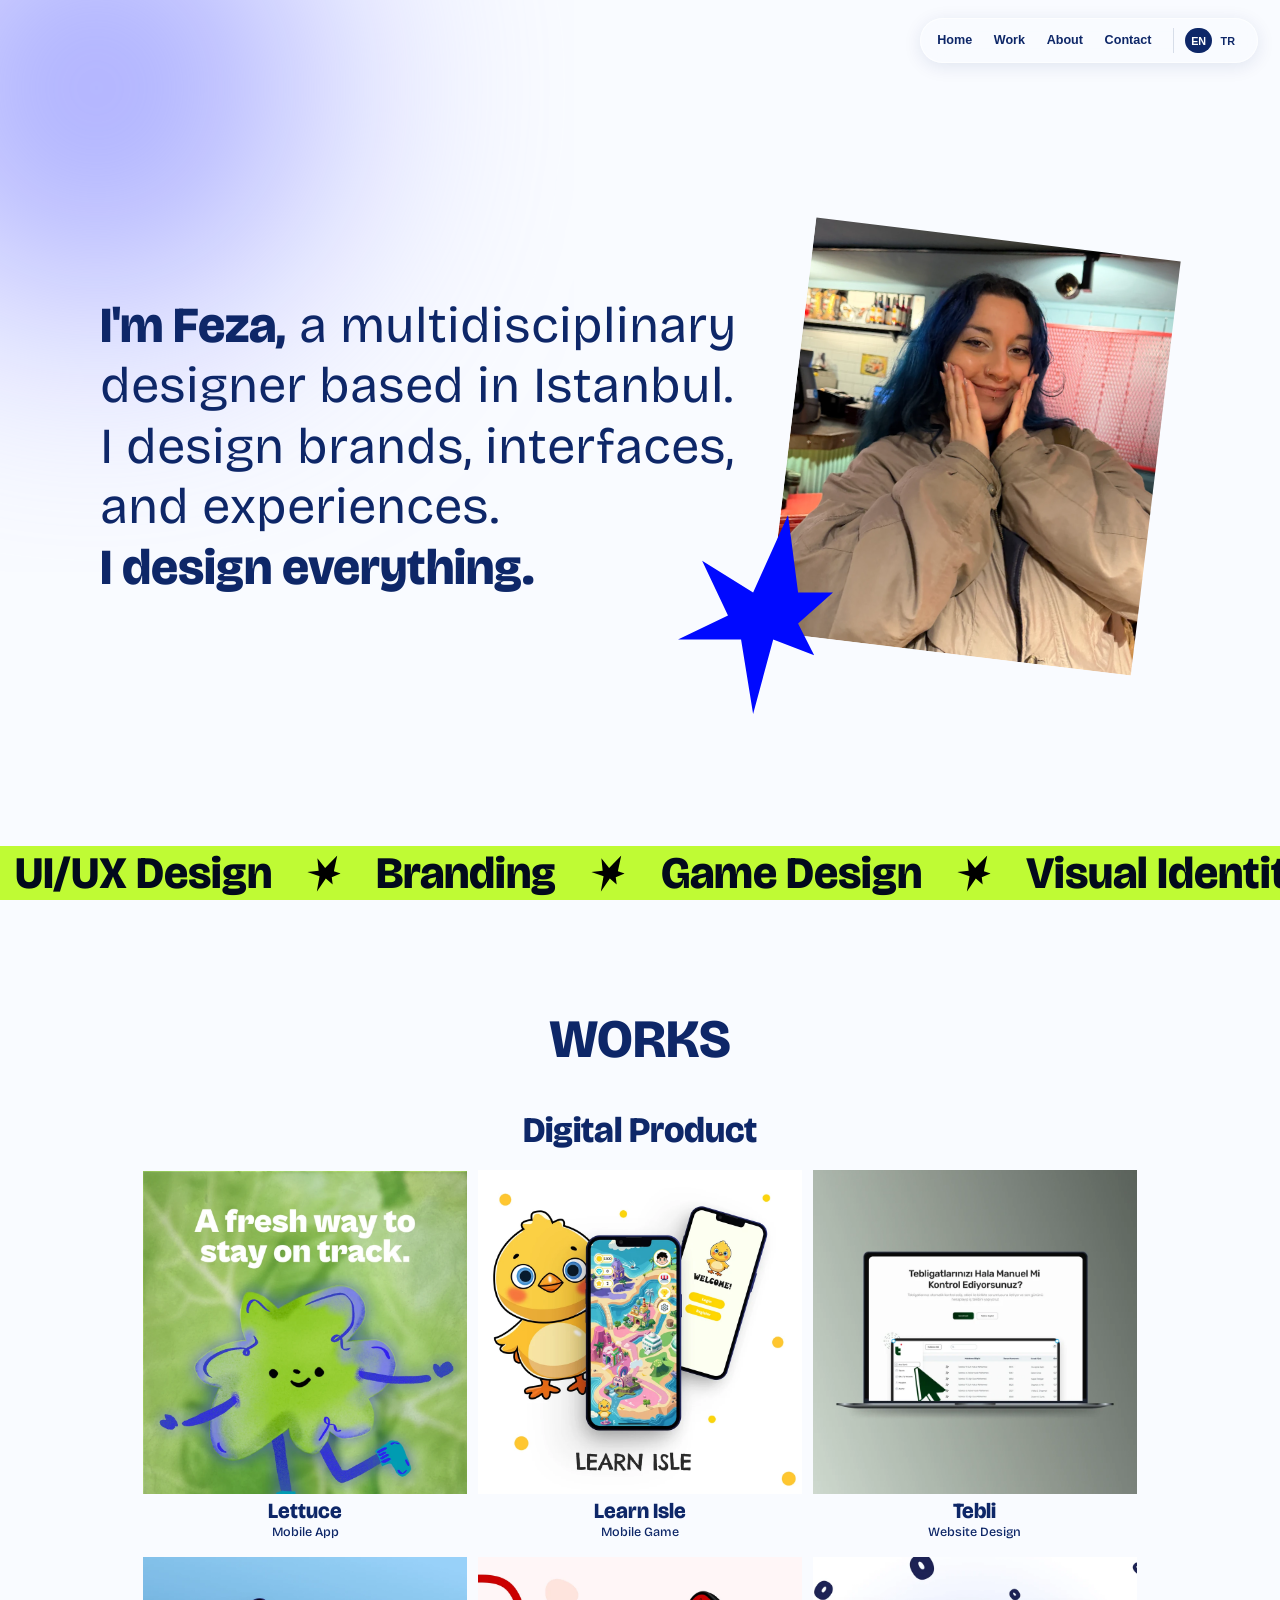
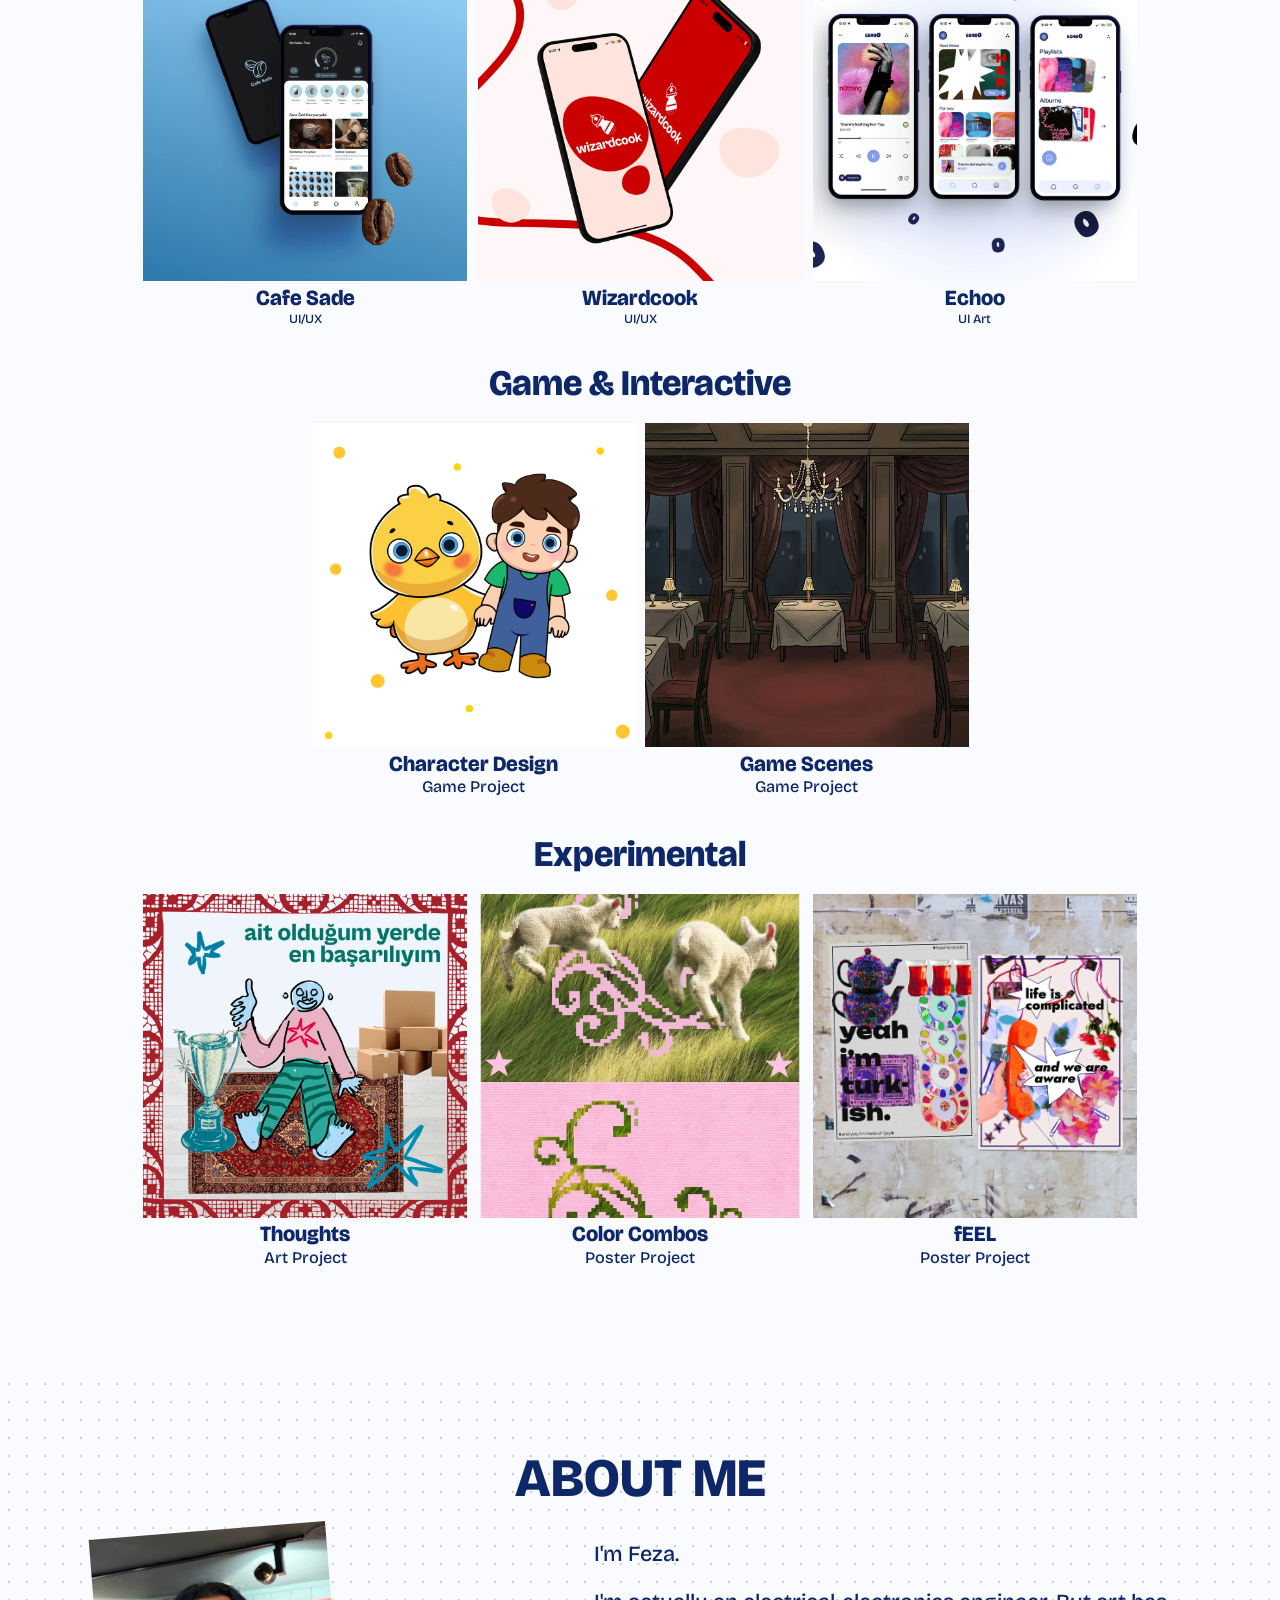
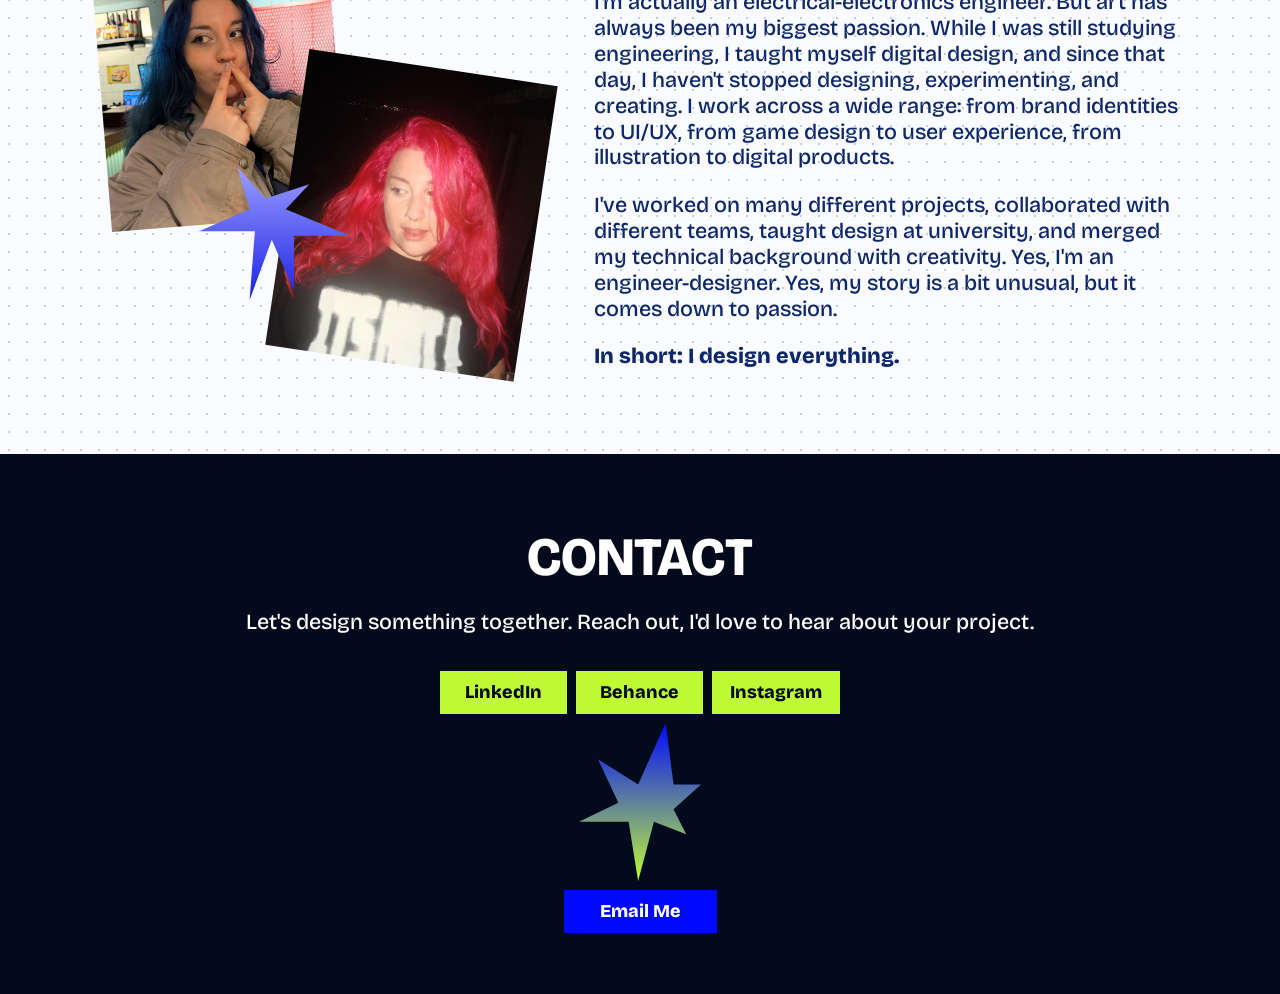
<file: index.html>
<!DOCTYPE html>
<html lang="en">
<head>
<meta charset="UTF-8">
<meta name="viewport" content="width=device-width, initial-scale=1.0">
<title>Feza - I design everything</title>
<link rel="icon" href="assets/img/star.svg" type="image/svg+xml">
<link rel="stylesheet" href="css/style.css">
<link rel="stylesheet" href="css/landing.css">
<link rel="stylesheet" href="css/navigation.css">
</head>
<body class="landing">

<div id="cursor-star">
  <div class="star-spin">
    <img class="star-base" src="assets/img/star.svg" alt="">
    <img class="star-click" src="assets/img/star-lime.svg" alt="">
  </div>
</div>

<nav class="nav">
  <a href="#home" data-i18n="text0">Home</a>
  <a href="#works" data-i18n="text1">Work</a>
  <a href="#about" data-i18n="text2">About</a>
  <a href="#contact" data-i18n="text3">Contact</a>
<div class="language-switch" role="group" aria-label="Language / Dil"><button type="button" data-language="en" aria-pressed="true" lang="en">EN</button><button type="button" data-language="tr" aria-pressed="false" lang="tr">TR</button></div>
</nav>

<!-- HERO -->
<section class="hero" id="home">
  <img class="hero-glow" src="assets/img/redesign/glow.svg" alt="">
  <div class="hero-inner">
    <div class="hero-text">
      <h1><strong data-i18n="heroStart">I'm Feza,</strong> <span data-i18n="heroBody">a multidisciplinary designer based in Istanbul. I design brands, interfaces, and experiences.</span> <strong class="hero-ending" data-i18n="heroEnd">I design everything.</strong></h1>
    </div>
    <div class="hero-photo-wrap">
      <div class="hero-photo">
        <img src="assets/img/redesign/hero.webp" alt="Feza" width="1000" height="1333" decoding="async" loading="eager" fetchpriority="high">
      </div>
      <img class="hero-star" src="assets/img/redesign/hero-star.svg" alt="">
    </div>
  </div>
</section>

<!-- MARQUEE -->
<div class="marquee">
  <div class="marquee-track">
    <span class="m-item" data-i18n="text4">UI/UX Design</span><span class="m-sep"><img src="assets/img/redesign/slider-star.svg" alt=""></span>
    <span class="m-item" data-i18n="text5">Branding</span><span class="m-sep"><img src="assets/img/redesign/slider-star.svg" alt=""></span>
    <span class="m-item" data-i18n="text6">Game Design</span><span class="m-sep"><img src="assets/img/redesign/slider-star.svg" alt=""></span>
    <span class="m-item" data-i18n="text7">Visual Identity</span><span class="m-sep"><img src="assets/img/redesign/slider-star.svg" alt=""></span>
    <span class="m-item" data-i18n="text8">Social Media</span><span class="m-sep"><img src="assets/img/redesign/slider-star.svg" alt=""></span>
    <span class="m-item" data-i18n="text9">Product Design</span><span class="m-sep"><img src="assets/img/redesign/slider-star.svg" alt=""></span>

    <span class="m-item" data-i18n="text10">UI/UX Design</span><span class="m-sep"><img src="assets/img/redesign/slider-star.svg" alt=""></span>
    <span class="m-item" data-i18n="text11">Branding</span><span class="m-sep"><img src="assets/img/redesign/slider-star.svg" alt=""></span>
    <span class="m-item" data-i18n="text12">Game Design</span><span class="m-sep"><img src="assets/img/redesign/slider-star.svg" alt=""></span>
    <span class="m-item" data-i18n="text13">Visual Identity</span><span class="m-sep"><img src="assets/img/redesign/slider-star.svg" alt=""></span>
    <span class="m-item" data-i18n="text14">Social Media</span><span class="m-sep"><img src="assets/img/redesign/slider-star.svg" alt=""></span>
    <span class="m-item" data-i18n="text15">Product Design</span><span class="m-sep"><img src="assets/img/redesign/slider-star.svg" alt=""></span>

    <span class="m-item" data-i18n="text16">UI/UX Design</span><span class="m-sep"><img src="assets/img/redesign/slider-star.svg" alt=""></span>
    <span class="m-item" data-i18n="text17">Branding</span><span class="m-sep"><img src="assets/img/redesign/slider-star.svg" alt=""></span>
    <span class="m-item" data-i18n="text18">Game Design</span><span class="m-sep"><img src="assets/img/redesign/slider-star.svg" alt=""></span>
    <span class="m-item" data-i18n="text19">Visual Identity</span><span class="m-sep"><img src="assets/img/redesign/slider-star.svg" alt=""></span>
    <span class="m-item" data-i18n="text20">Social Media</span><span class="m-sep"><img src="assets/img/redesign/slider-star.svg" alt=""></span>
    <span class="m-item" data-i18n="text21">Product Design</span><span class="m-sep"><img src="assets/img/redesign/slider-star.svg" alt=""></span>

    <span class="m-item" data-i18n="text22">UI/UX Design</span><span class="m-sep"><img src="assets/img/redesign/slider-star.svg" alt=""></span>
    <span class="m-item" data-i18n="text23">Branding</span><span class="m-sep"><img src="assets/img/redesign/slider-star.svg" alt=""></span>
    <span class="m-item" data-i18n="text24">Game Design</span><span class="m-sep"><img src="assets/img/redesign/slider-star.svg" alt=""></span>
    <span class="m-item" data-i18n="text25">Visual Identity</span><span class="m-sep"><img src="assets/img/redesign/slider-star.svg" alt=""></span>
    <span class="m-item" data-i18n="text26">Social Media</span><span class="m-sep"><img src="assets/img/redesign/slider-star.svg" alt=""></span>
    <span class="m-item" data-i18n="text27">Product Design</span><span class="m-sep"><img src="assets/img/redesign/slider-star.svg" alt=""></span>
  </div>
</div>

<!-- WORKS -->
<section class="works" id="works"><div class="works-inner"><h2 class="section-title" data-i18n="text28">WORKS</h2><section class="work-group"><h3 data-i18n="text29">Digital Product</h3><div class="project-grid "><a href="lettuce.html" class="card cover-lettuce"><div class="thumb"><img src="assets/img/redesign/lettuce.webp" alt="Lettuce" width="1000" height="1250" decoding="async" loading="lazy"></div><div class="meta"><h4>Lettuce</h4><p data-i18n="text30">Mobile App</p></div></a><a href="learn-isle.html" class="card cover-learn-isle"><div class="thumb"><img src="assets/img/redesign/learn-isle.webp" alt="Learn Isle" width="1000" height="1000" decoding="async" loading="lazy"></div><div class="meta"><h4>Learn Isle</h4><p data-i18n="text31">Mobile Game</p></div></a><a href="tebli.html" class="card cover-tebli"><div class="thumb"><img src="assets/img/redesign/tebli.webp" alt="Tebli" width="1000" height="1000" decoding="async" loading="lazy"></div><div class="meta"><h4>Tebli</h4><p data-i18n="text32">Website Design</p></div></a><a href="cafe-sade.html" class="card cover-cafe-sade"><div class="thumb"><img src="assets/img/redesign/cafe-sade.webp" alt="Cafe Sade" width="1000" height="1000" decoding="async" loading="lazy"></div><div class="meta"><h4>Cafe Sade</h4><p>UI/UX</p></div></a><a href="wizardcook.html" class="card cover-wizardcook"><div class="thumb"><img src="assets/img/redesign/wizardcook.webp" alt="Wizardcook" width="1000" height="1000" decoding="async" loading="lazy"></div><div class="meta"><h4>Wizardcook</h4><p>UI/UX</p></div></a><a href="echoo.html" class="card cover-echoo"><div class="thumb"><img src="assets/img/redesign/echoo.webp" alt="Echoo" width="1000" height="1000" decoding="async" loading="lazy"></div><div class="meta"><h4>Echoo</h4><p data-i18n="text33">UI Art</p></div></a></div></section><section class="work-group"><h3 data-i18n="text34">Game &amp; Interactive</h3><div class="project-grid pair"><a href="character-design.html" class="card cover-character"><div class="thumb"><img src="assets/img/redesign/character.webp" alt="Character Design" width="1000" height="1000" decoding="async" loading="lazy"></div><div class="meta"><h4 data-i18n="text35">Character Design</h4><p data-i18n="text36">Game Project</p></div></a><a href="drawings.html" class="card cover-drawings"><div class="thumb"><img src="assets/img/redesign/drawings.webp" alt="Game Scenes" width="1000" height="559" decoding="async" loading="lazy"></div><div class="meta"><h4 data-i18n="text37">Game Scenes</h4><p data-i18n="text38">Game Project</p></div></a></div></section><section class="work-group"><h3 data-i18n="text39">Experimental</h3><div class="project-grid "><a href="artworks.html" class="card cover-thoughts"><div class="thumb"><img src="assets/img/redesign/thoughts.webp" alt="Thoughts" width="1000" height="1000" decoding="async" loading="lazy"></div><div class="meta"><h4>Thoughts</h4><p data-i18n="text40">Art Project</p></div></a><a href="color-combos.html" class="card cover-color-combos"><div class="thumb"><img src="assets/img/redesign/color-combos.webp" alt="Color Combos" width="1000" height="1489" decoding="async" loading="lazy"></div><div class="meta"><h4>Color Combos</h4><p data-i18n="text41">Poster Project</p></div></a><a href="feel.html" class="card cover-feel"><div class="thumb"><img src="assets/img/redesign/feel.webp" alt="fEEL" width="1000" height="750" decoding="async" loading="lazy"></div><div class="meta"><h4>fEEL</h4><p data-i18n="text42">Poster Project</p></div></a></div></section></div></section>

<!-- ABOUT -->
<section class="about" id="about">
<h2 class="section-title" data-i18n="text43">ABOUT ME</h2>
  <div class="about-inner">
    <div class="about-photos">
      <img class="about-star" src="assets/img/redesign/about-star.svg" alt="">
      <div class="about-photo-1"><img src="assets/img/redesign/about-back.webp" alt="Feza" width="1000" height="1333" decoding="async" loading="lazy"></div>
      <img class="about-photo-2" src="assets/img/redesign/about-front.webp" alt="Feza" width="1000" height="1333" decoding="async" loading="lazy">
    </div>
    <div class="about-text">
      <p data-i18n="text44">
        I'm Feza.</p><p data-i18n="text45">I'm actually an electrical-electronics engineer. But art has always been my
        biggest passion. While I was still studying engineering, I taught myself digital design,
        and since that day, I haven't stopped designing, experimenting, and creating. I work
        across a wide range: from brand identities to UI/UX, from game design to user
        experience, from illustration to digital products.
      </p>
      <p data-i18n="text46">
        I've worked on many different projects, collaborated with different teams, taught design
        at university, and merged my technical background with creativity. Yes, I'm an
        engineer-designer. Yes, my story is a bit unusual, but it comes down to passion.
      </p>
      <p class="highlight" data-i18n="text47">In short: I design everything.</p>
    </div>
  </div>
</section>

<!-- CONTACT -->
<section class="contact" id="contact">
  <div class="contact-inner">
    <h2 class="section-title" data-i18n="text48">CONTACT</h2>
    <p class="contact-intro" data-i18n="text49">Let's design something together. Reach out, I'd love to hear about your project.</p>

    <div class="contact-buttons">
<a class="social-btn" href="https://www.linkedin.com/in/feza-yucal" target="_blank" rel="noopener">LinkedIn</a>
<a class="social-btn" href="https://www.behance.net/fezayucal1" target="_blank" rel="noopener">Behance</a>
<a class="social-btn" href="https://www.instagram.com/feza.arts?igsh=anIxam52amlkN2hy" target="_blank" rel="noopener">Instagram</a>
</div>

    <img class="contact-star" src="assets/img/redesign/contact-star.svg" alt="">

    <a class="email-btn" href="mailto:fezayucal@gmail.com" data-i18n="text50">Email Me</a>


  </div>
</section>

<script src="js/i18n.js"></script>
<script src="js/cursor.js"></script>
</body>
</html>
</file>
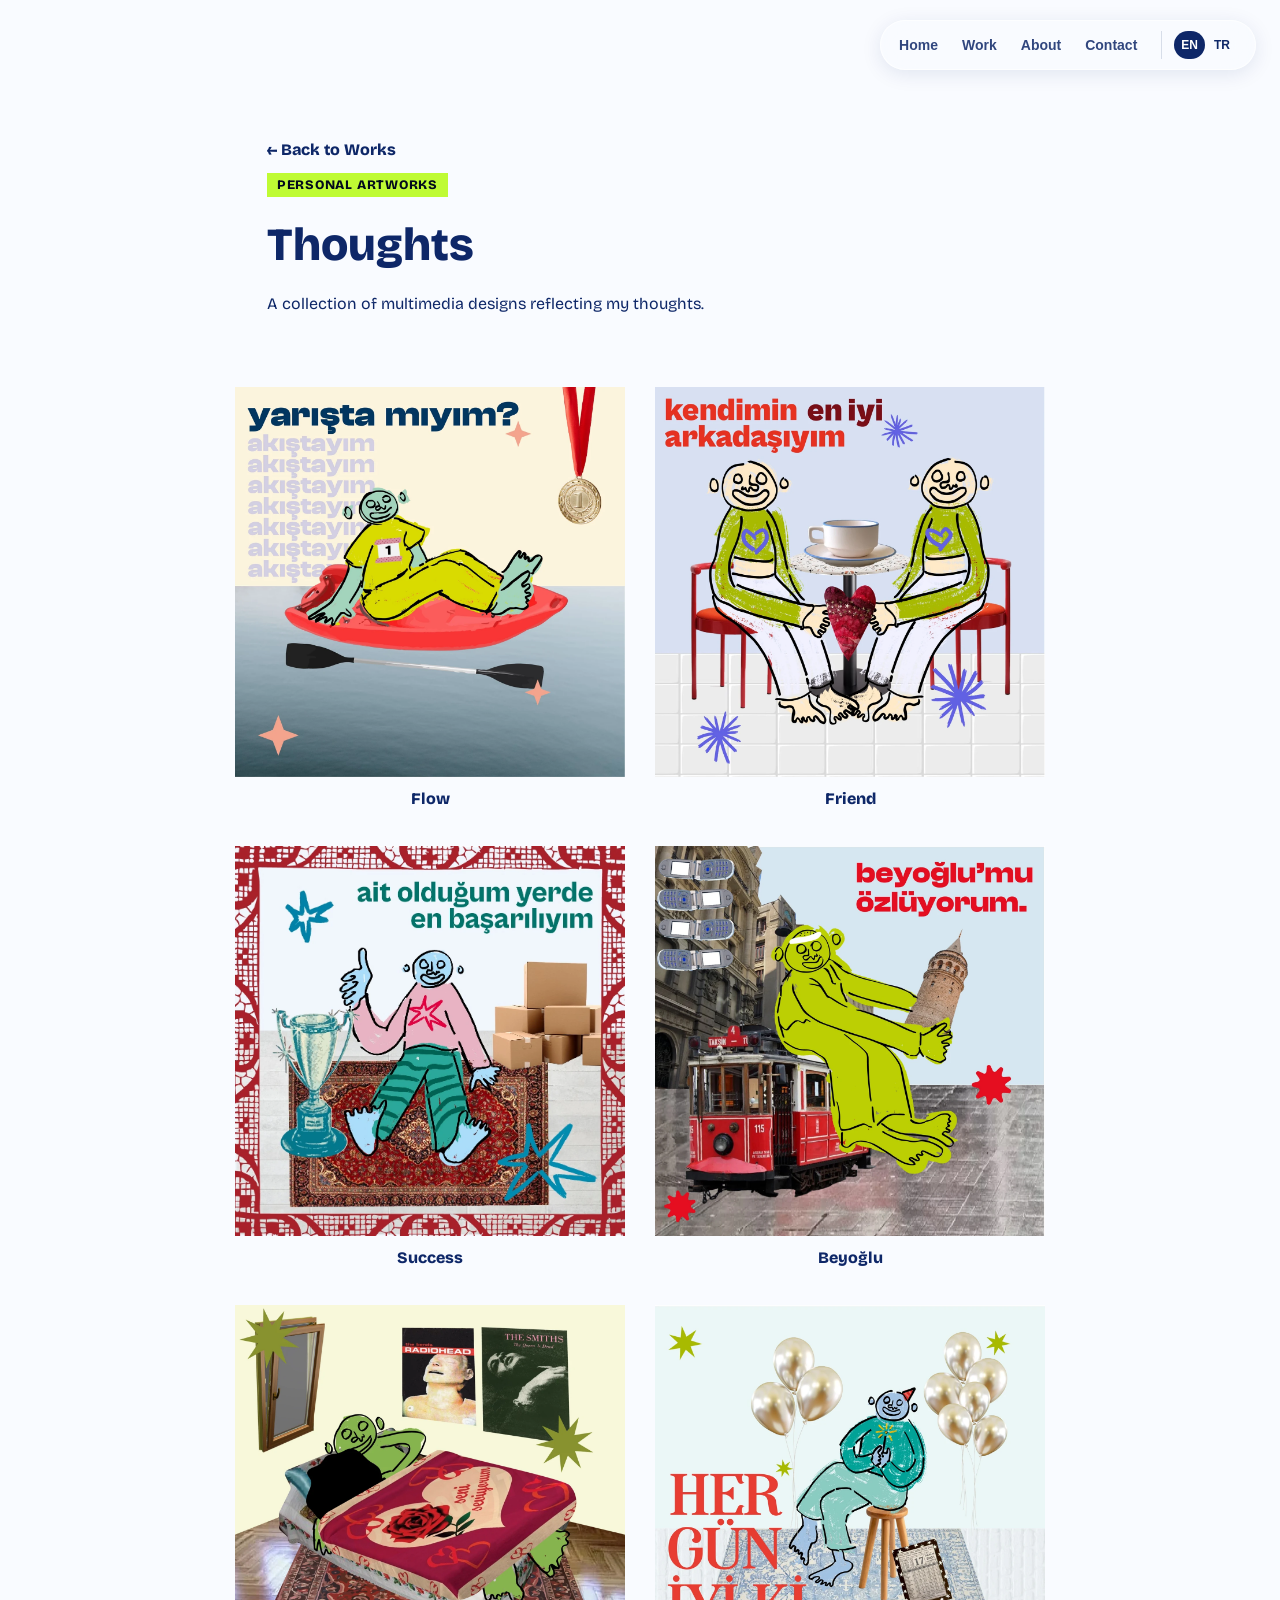
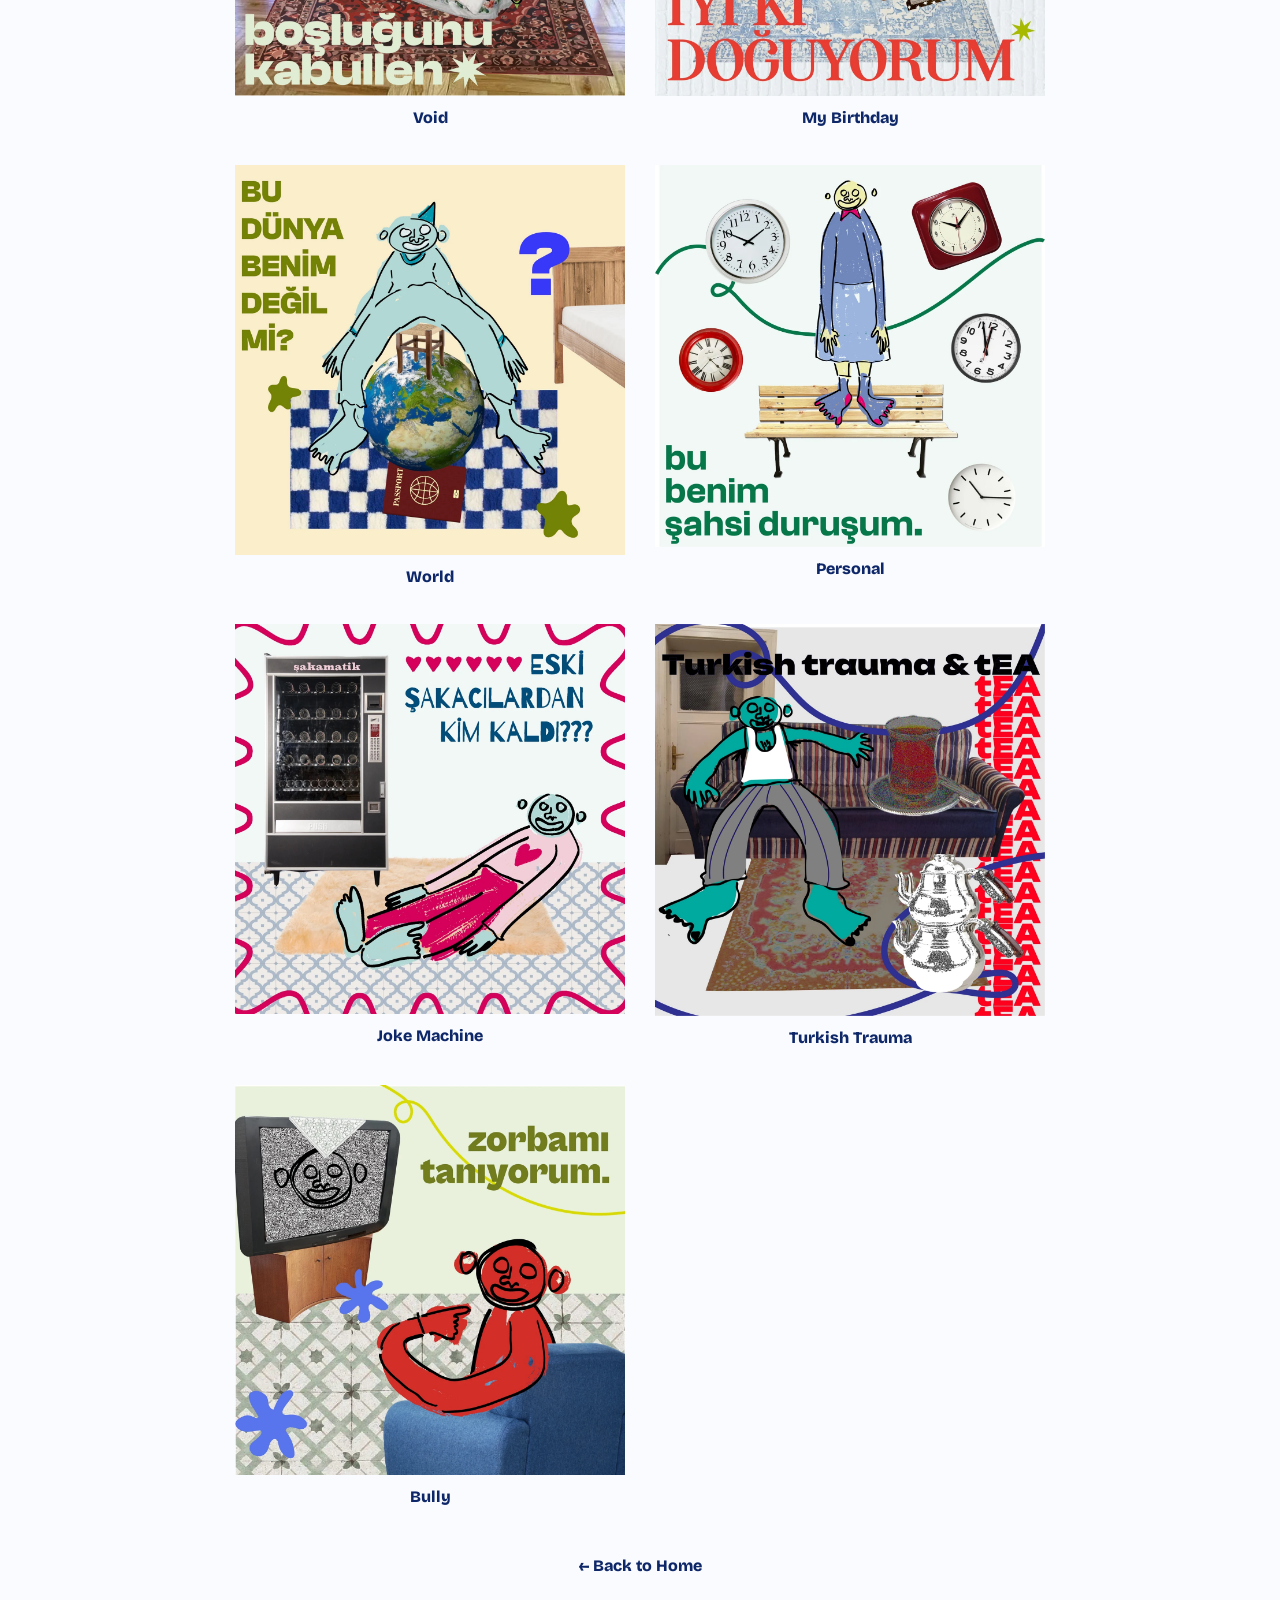
<file: artworks.html>
<!DOCTYPE html>
<html lang="en">
<head>
<meta charset="UTF-8">
<meta name="viewport" content="width=device-width, initial-scale=1.0">
<title>Thoughts - Feza</title>
<link rel="icon" href="assets/img/star.svg" type="image/svg+xml">
<link rel="stylesheet" href="css/style.css">
<link rel="stylesheet" href="css/project.css">
<link rel="stylesheet" href="css/navigation.css">
</head>
<body>

<div id="cursor-star">
  <div class="star-spin">
    <img class="star-base" src="assets/img/star.svg" alt="">
    <img class="star-click" src="assets/img/star-lime.svg" alt="">
  </div>
</div>

<nav class="nav">
  <a href="index.html#home" data-i18n="text64">Home</a>
  <a href="index.html#works" data-i18n="text65">Work</a>
  <a href="index.html#about" data-i18n="text66">About</a>
  <a href="index.html#contact" data-i18n="text67">Contact</a>
<div class="language-switch" role="group" aria-label="Language / Dil"><button type="button" data-language="en" aria-pressed="true" lang="en">EN</button><button type="button" data-language="tr" aria-pressed="false" lang="tr">TR</button></div>
</nav>

<section class="project-hero">
  <a class="back-link" href="index.html#works" data-i18n="text68">← Back to Works</a>
  <span class="tag" data-i18n="text69">Personal Artworks</span>
  <h1>Thoughts</h1>
  
<p data-i18n="text70">A collection of multimedia designs reflecting my thoughts.</p></section>

<section class="artwork-grid">
  <div class="artwork-item">
    <img src="assets/img/artworks/akis.webp" alt="Akış" width="1350" height="1350" decoding="async" loading="lazy">
    <p class="artwork-name" data-i18n="text71">Flow</p>
  </div>
  <div class="artwork-item">
    <img src="assets/img/artworks/arkadas.webp" alt="Arkadaş" width="1350" height="1349" decoding="async" loading="lazy">
    <p class="artwork-name" data-i18n="text72">Friend</p>
  </div>
  <div class="artwork-item">
    <img src="assets/img/artworks/basari.webp" alt="Başarı" width="1081" height="1081" decoding="async" loading="lazy">
    <p class="artwork-name" data-i18n="text73">Success</p>
  </div>
  <div class="artwork-item">
    <img src="assets/img/artworks/beyoglu.webp" alt="Beyoğlu" width="1350" height="1350" decoding="async" loading="lazy">
    <p class="artwork-name">Beyoğlu</p>
  </div>
  <div class="artwork-item">
    <img src="assets/img/artworks/bosluk.webp" alt="Boşluk" width="1350" height="1352" decoding="async" loading="lazy">
    <p class="artwork-name" data-i18n="text74">Void</p>
  </div>
  <div class="artwork-item">
    <img src="assets/img/artworks/dogum-gunum.webp" alt="Doğum Günüm" width="1350" height="1353" decoding="async" loading="lazy">
    <p class="artwork-name" data-i18n="text75">My Birthday</p>
  </div>
  <div class="artwork-item">
    <img src="assets/img/artworks/dunya.webp" alt="Dünya" width="1350" height="1350" decoding="async" loading="lazy">
    <p class="artwork-name" data-i18n="text76">World</p>
  </div>
  <div class="artwork-item">
    <img src="assets/img/artworks/sahsi.webp" alt="Şahsi" width="1350" height="1323" decoding="async" loading="lazy">
    <p class="artwork-name" data-i18n="text77">Personal</p>
  </div>
  <div class="artwork-item">
    <img src="assets/img/artworks/sakamatik.webp" alt="Şakamatik" width="1350" height="1351" decoding="async" loading="lazy">
    <p class="artwork-name" data-i18n="text78">Joke Machine</p>
  </div>
  <div class="artwork-item">
    <img src="assets/img/artworks/turkish-trauma.webp" alt="Turkish Trauma" width="1350" height="1358" decoding="async" loading="lazy">
    <p class="artwork-name" data-i18n="text79">Turkish Trauma</p>
  </div>
  <div class="artwork-item">
    <img src="assets/img/artworks/zorba.webp" alt="Zorba" width="1350" height="1350" decoding="async" loading="lazy">
    <p class="artwork-name" data-i18n="text80">Bully</p>
  </div>
</section>

<div class="project-footer">
  <a class="back-link" href="index.html#home" data-i18n="text81">← Back to Home</a>
</div>

<script src="js/i18n.js"></script>
<script src="js/cursor.js"></script>
</body>
</html>
</file>
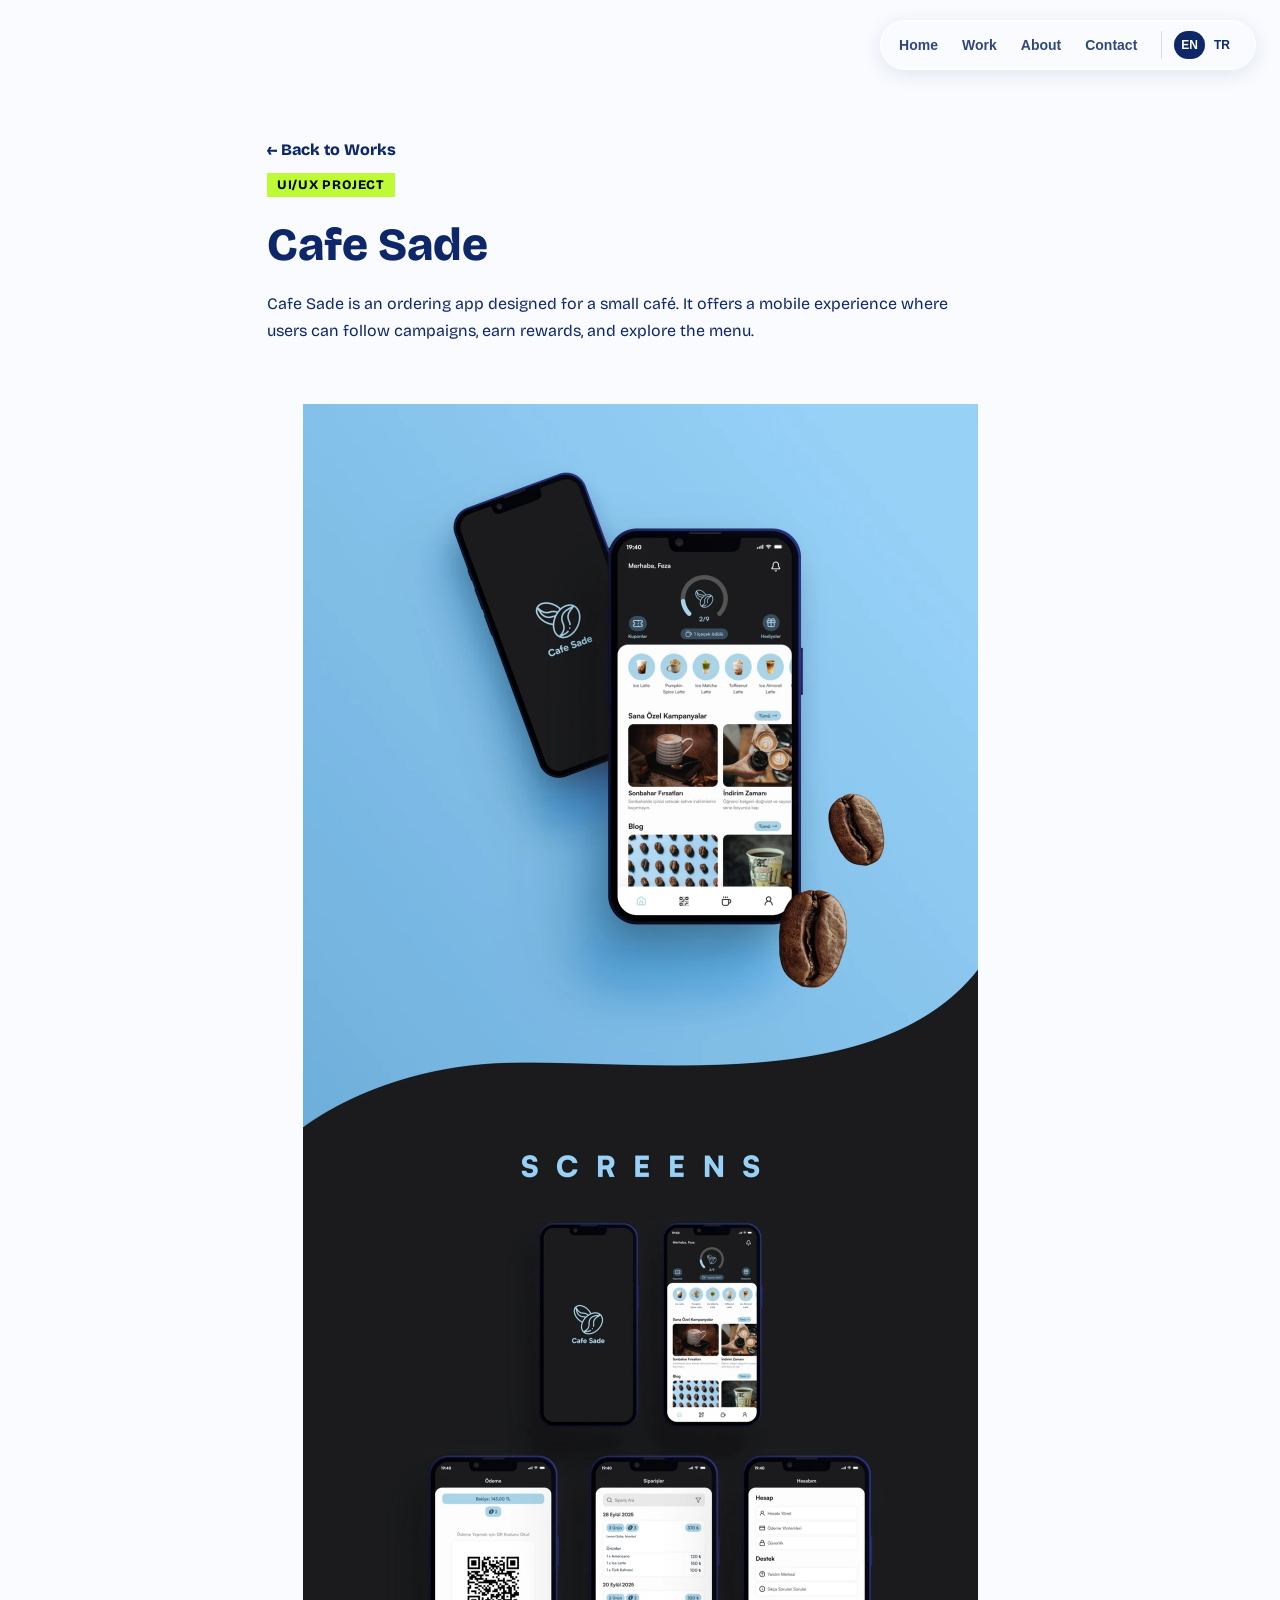
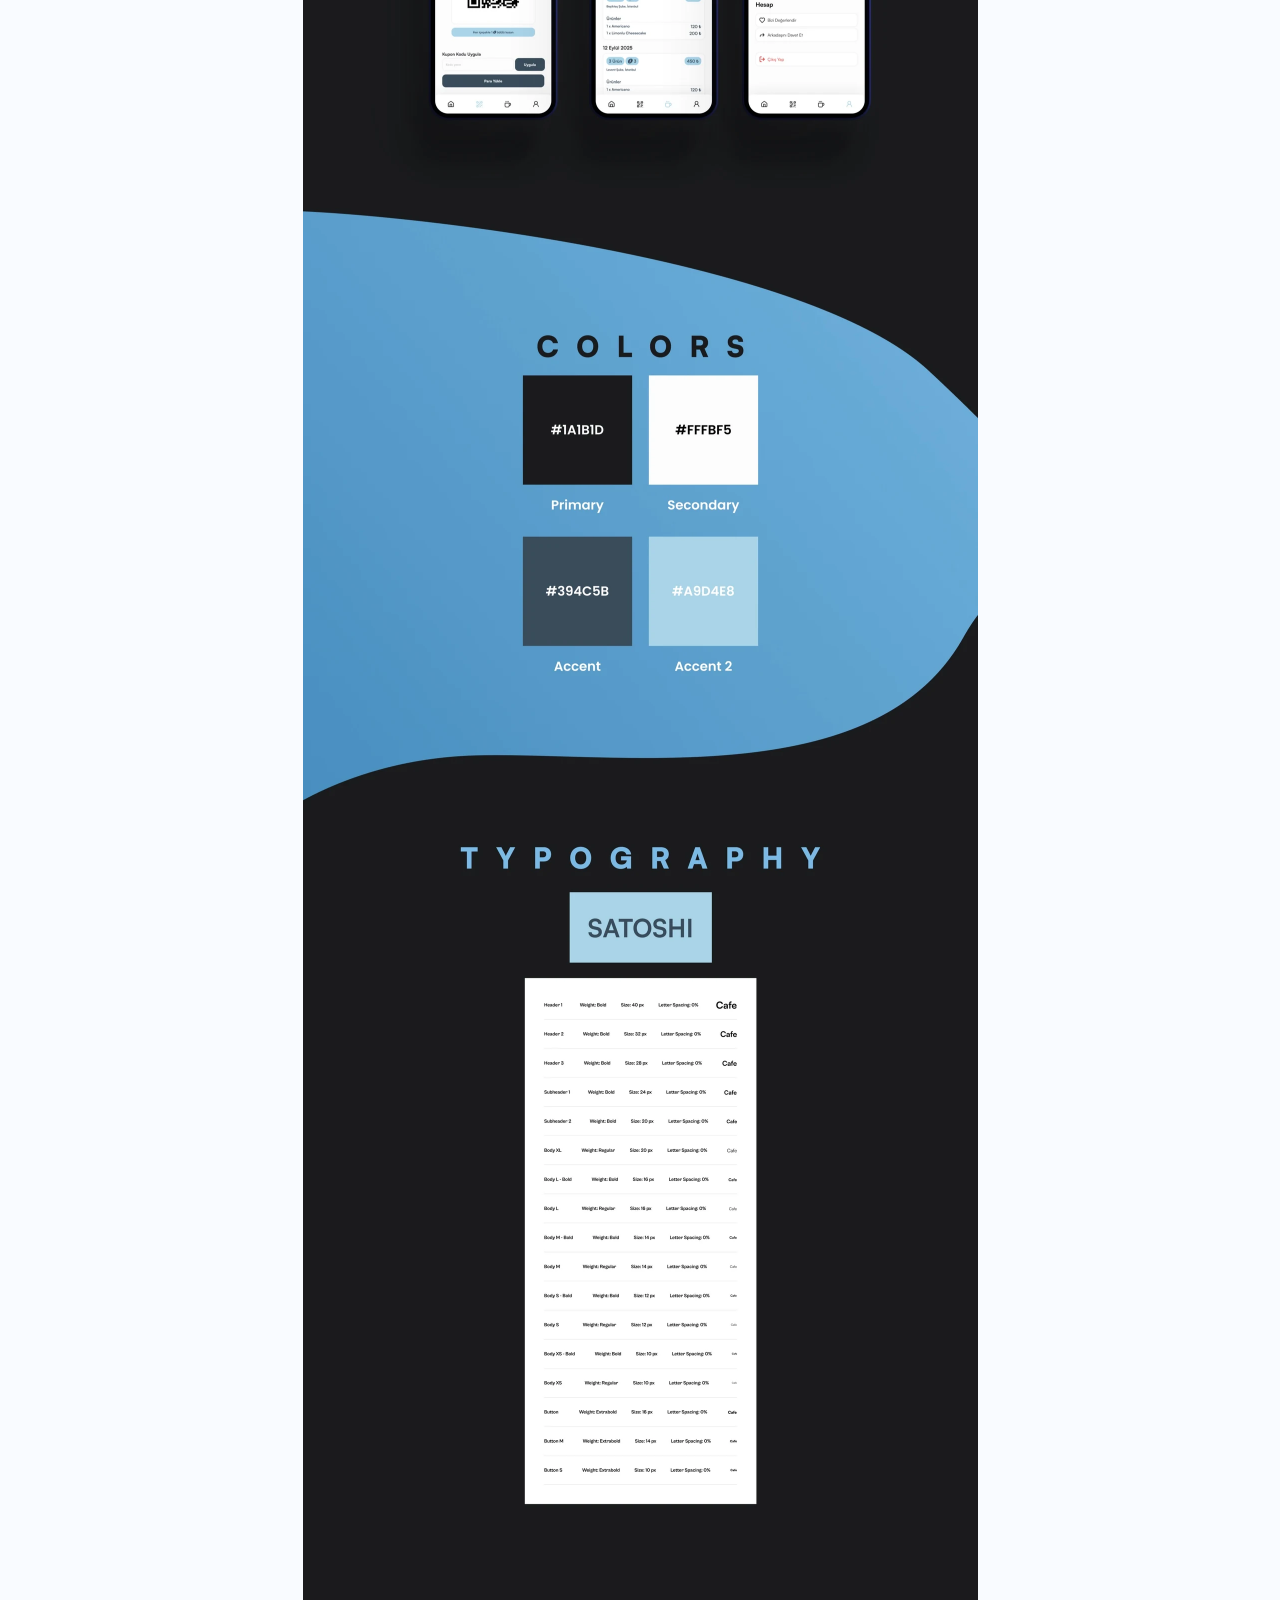
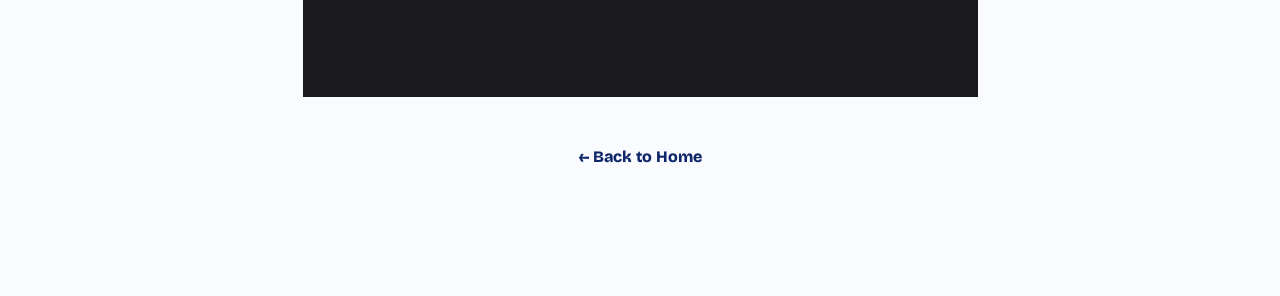
<file: cafe-sade.html>
<!DOCTYPE html>
<html lang="en">
<head>
<meta charset="UTF-8">
<meta name="viewport" content="width=device-width, initial-scale=1.0">
<title>Cafe Sade — Feza</title>
<link rel="icon" href="assets/img/star.svg" type="image/svg+xml">
<link rel="stylesheet" href="css/style.css">
<link rel="stylesheet" href="css/project.css">
<link rel="stylesheet" href="css/navigation.css">
</head>
<body>

<div id="cursor-star">
  <div class="star-spin">
    <img class="star-base" src="assets/img/star.svg" alt="">
    <img class="star-click" src="assets/img/star-lime.svg" alt="">
  </div>
</div>

<nav class="nav">
  <a href="index.html#home" data-i18n="text146">Home</a>
  <a href="index.html#works" data-i18n="text147">Work</a>
  <a href="index.html#about" data-i18n="text148">About</a>
  <a href="index.html#contact" data-i18n="text149">Contact</a>
<div class="language-switch" role="group" aria-label="Language / Dil"><button type="button" data-language="en" aria-pressed="true" lang="en">EN</button><button type="button" data-language="tr" aria-pressed="false" lang="tr">TR</button></div>
</nav>

<section class="project-hero">
  <a class="back-link" href="index.html#works" data-i18n="text150">← Back to Works</a>
  <span class="tag" data-i18n="text151">UI/UX Project</span>
  <h1>Cafe Sade</h1>
  <p data-i18n="text152">
    Cafe Sade is an ordering app designed for a small café. It offers a mobile experience where
    users can follow campaigns, earn rewards, and explore the menu.
  </p>
</section>

<section class="project-images">
  <img src="assets/img/cafesade-detail-1.webp" alt="Cafe Sade UI frame" width="1350" height="5786" decoding="async" loading="lazy">
</section>

<div class="project-footer">
  <a class="back-link" href="index.html#home" data-i18n="text153">← Back to Home</a>
</div>

<script src="js/i18n.js"></script>
<script src="js/cursor.js"></script>
</body>
</html>
</file>
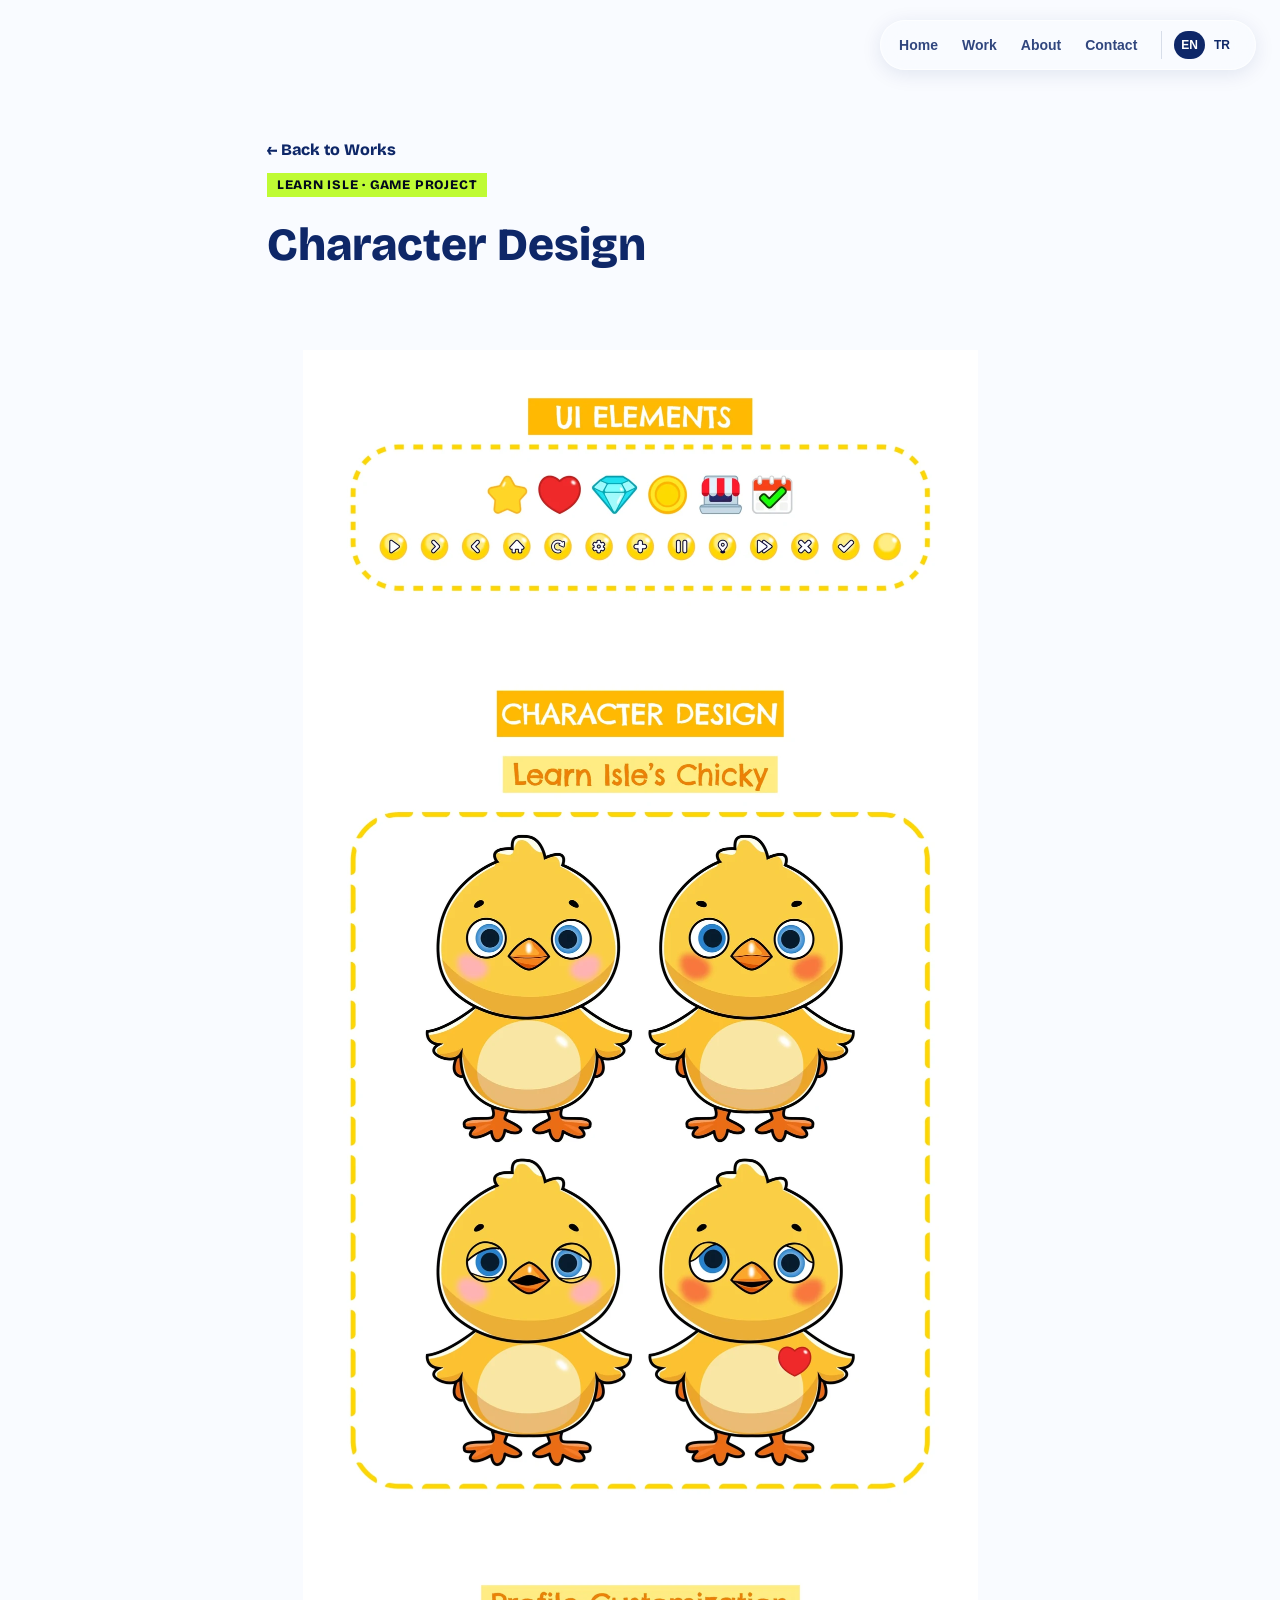
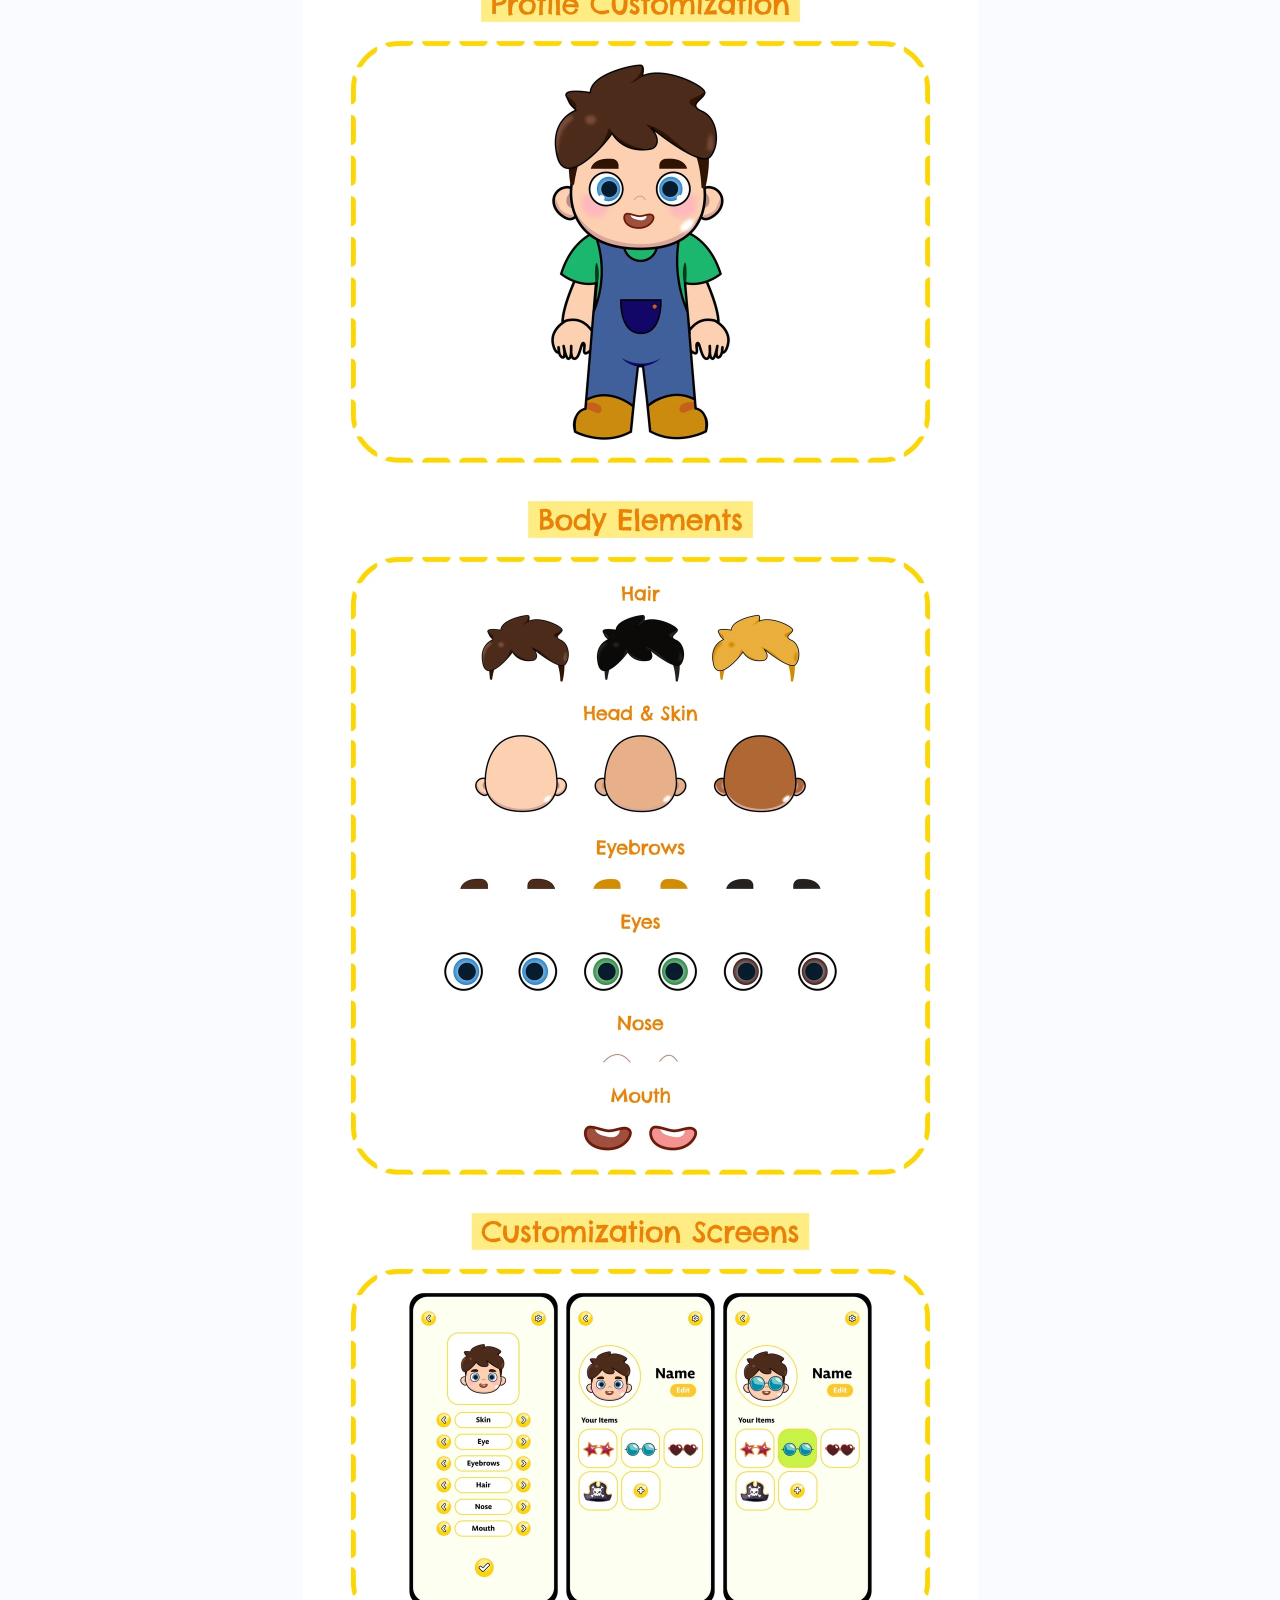
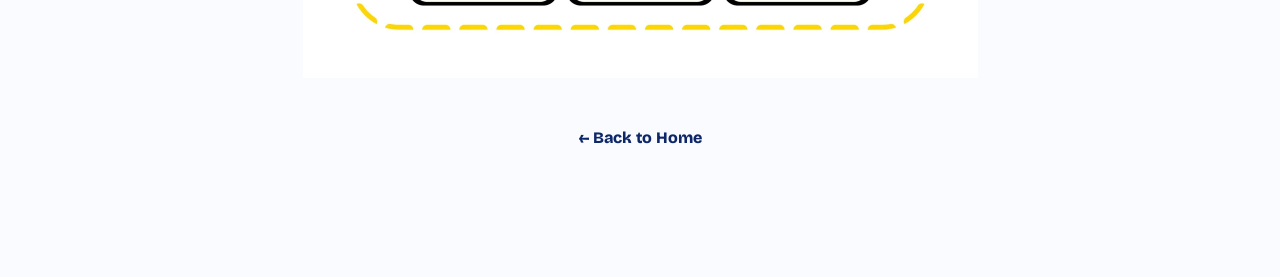
<file: character-design.html>
<!DOCTYPE html>
<html lang="en">
<head>
<meta charset="UTF-8">
<meta name="viewport" content="width=device-width, initial-scale=1.0">
<title>Character Design - Feza</title>
<link rel="icon" href="assets/img/star.svg" type="image/svg+xml">
<link rel="stylesheet" href="css/style.css">
<link rel="stylesheet" href="css/project.css">
<link rel="stylesheet" href="css/navigation.css">
</head>
<body>

<div id="cursor-star">
  <div class="star-spin">
    <img class="star-base" src="assets/img/star.svg" alt="">
    <img class="star-click" src="assets/img/star-lime.svg" alt="">
  </div>
</div>

<nav class="nav">
  <a href="index.html#home" data-i18n="text90">Home</a>
  <a href="index.html#works" data-i18n="text91">Work</a>
  <a href="index.html#about" data-i18n="text92">About</a>
  <a href="index.html#contact" data-i18n="text93">Contact</a>
<div class="language-switch" role="group" aria-label="Language / Dil"><button type="button" data-language="en" aria-pressed="true" lang="en">EN</button><button type="button" data-language="tr" aria-pressed="false" lang="tr">TR</button></div>
</nav>

<section class="project-hero"><a class="back-link" href="index.html#works" data-i18n="text94">← Back to Works</a><span class="tag" data-i18n="text95">Learn Isle · Game Project</span><h1 data-i18n="text96">Character Design</h1></section>

<section class="project-images">
<img src="assets/img/character-design/1.webp" alt="1" width="1350" height="2373" decoding="async" loading="lazy">
<img src="assets/img/character-design/2.webp" alt="2" width="1350" height="3482" decoding="async" loading="lazy">
</section>

<div class="project-footer">
  <a class="back-link" href="index.html#home" data-i18n="text97">← Back to Home</a>
</div>

<script src="js/i18n.js"></script>
<script src="js/cursor.js"></script>
</body>
</html>
</file>
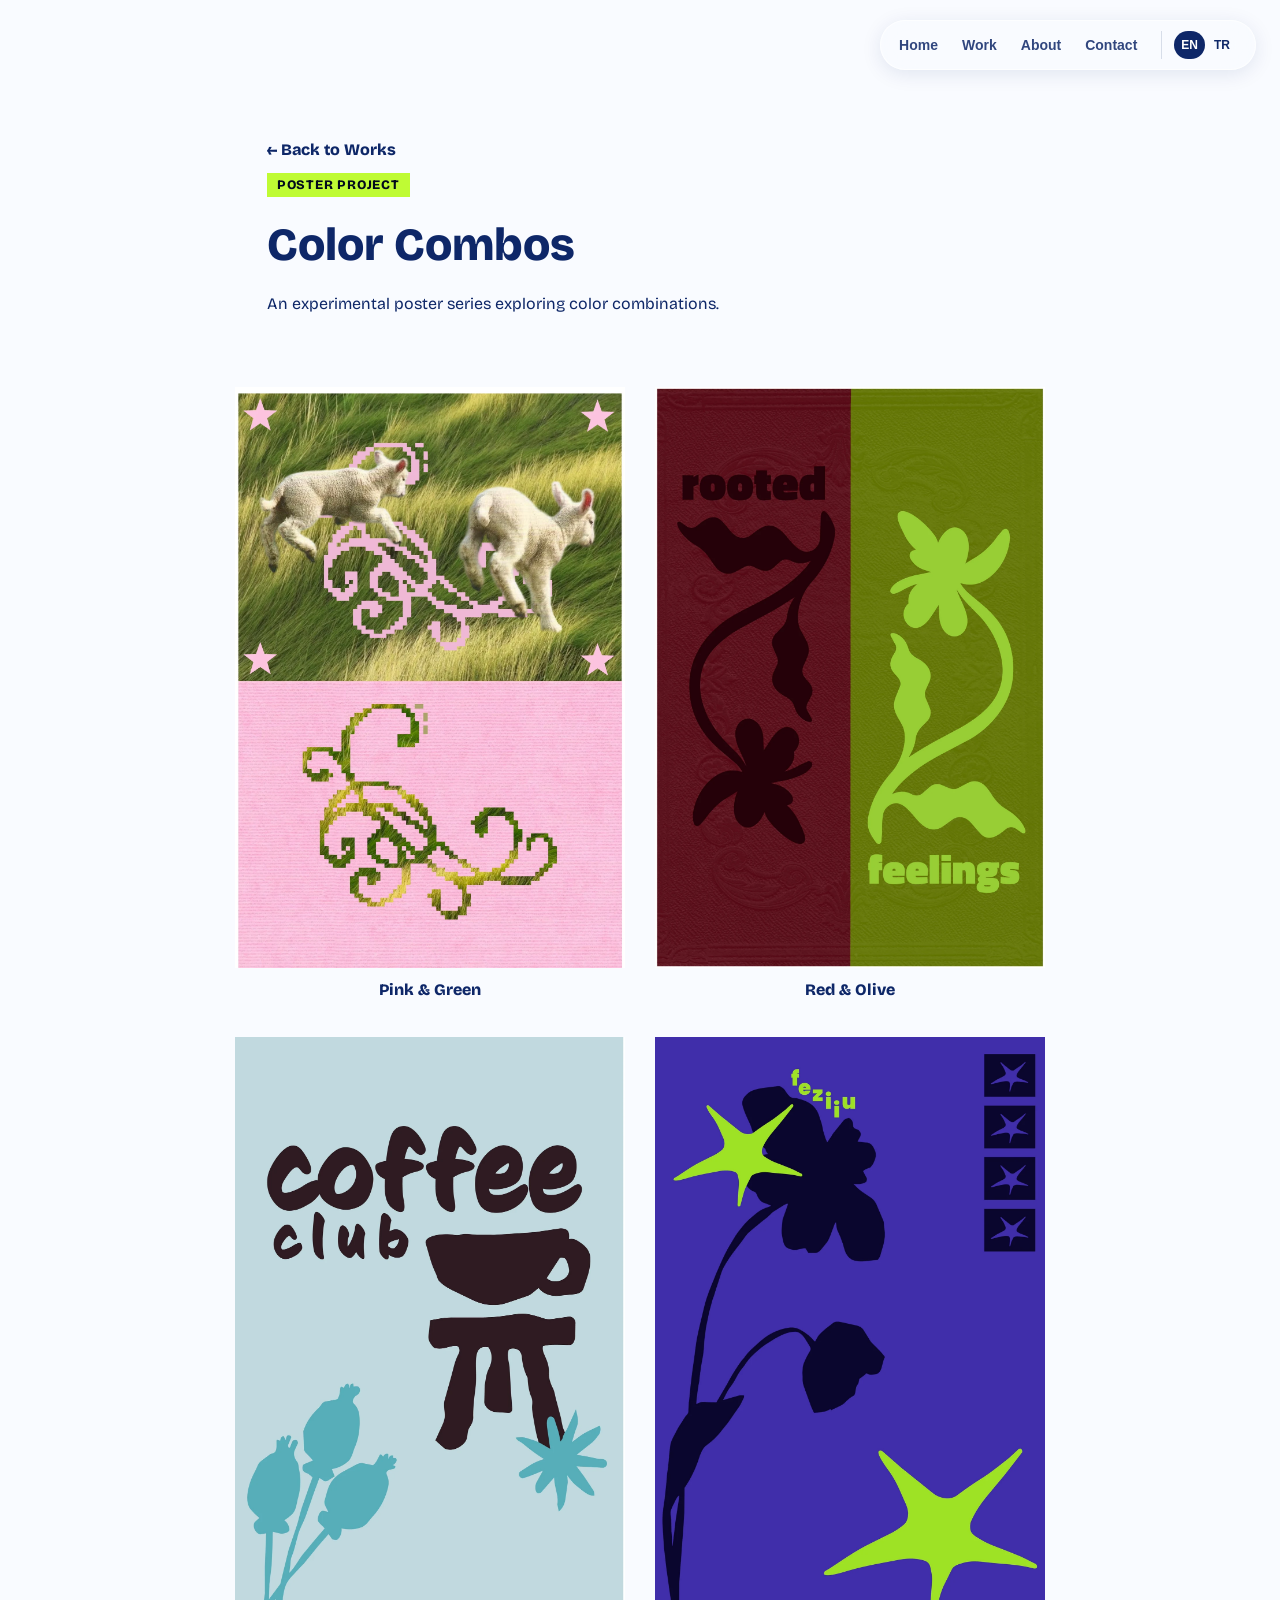
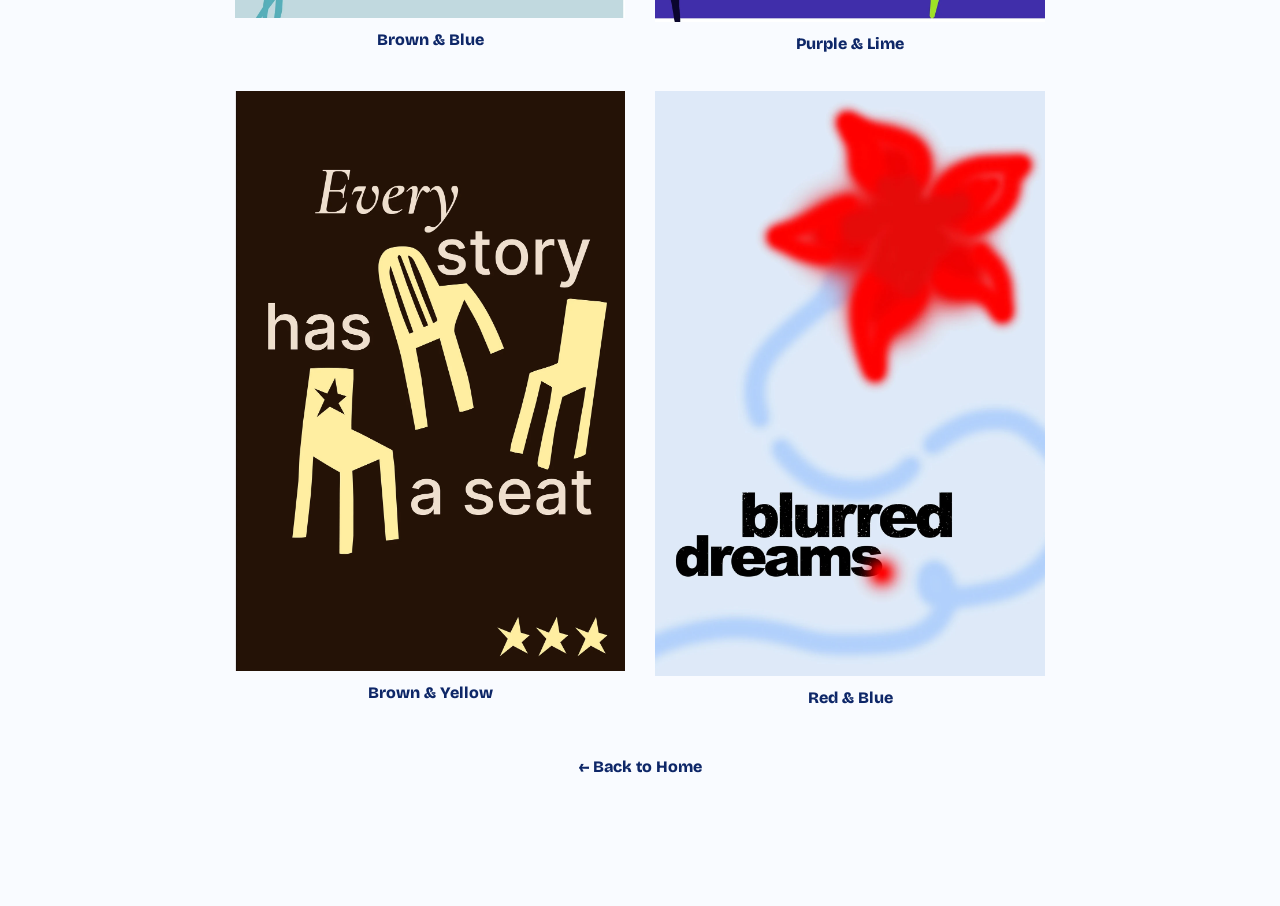
<file: color-combos.html>
<!DOCTYPE html>
<html lang="en">
<head>
<meta charset="UTF-8">
<meta name="viewport" content="width=device-width, initial-scale=1.0">
<title>Color Combos - Feza</title>
<link rel="icon" href="assets/img/star.svg" type="image/svg+xml">
<link rel="stylesheet" href="css/style.css">
<link rel="stylesheet" href="css/project.css">
<link rel="stylesheet" href="css/navigation.css">
</head>
<body>

<div id="cursor-star">
  <div class="star-spin">
    <img class="star-base" src="assets/img/star.svg" alt="">
    <img class="star-click" src="assets/img/star-lime.svg" alt="">
  </div>
</div>

<nav class="nav">
  <a href="index.html#home" data-i18n="text154">Home</a>
  <a href="index.html#works" data-i18n="text155">Work</a>
  <a href="index.html#about" data-i18n="text156">About</a>
  <a href="index.html#contact" data-i18n="text157">Contact</a>
<div class="language-switch" role="group" aria-label="Language / Dil"><button type="button" data-language="en" aria-pressed="true" lang="en">EN</button><button type="button" data-language="tr" aria-pressed="false" lang="tr">TR</button></div>
</nav>

<section class="project-hero"><a class="back-link" href="index.html#works" data-i18n="text158">← Back to Works</a><span class="tag" data-i18n="text159">Poster Project</span><h1>Color Combos</h1><p data-i18n="text160">An experimental poster series exploring color combinations.</p></section>

<section class="artwork-grid">
<figure class="artwork-item"><img src="assets/img/color-combos/1.webp" alt="1-pink&amp;green" width="1350" height="2011" decoding="async" loading="lazy"><figcaption class="artwork-name">Pink &amp; Green</figcaption></figure>
<figure class="artwork-item"><img src="assets/img/color-combos/2.webp" alt="2-red&amp;olive" width="1350" height="2012" decoding="async" loading="lazy"><figcaption class="artwork-name">Red &amp; Olive</figcaption></figure>
<figure class="artwork-item"><img src="assets/img/color-combos/3.webp" alt="3-brown&amp;blue" width="1350" height="2011" decoding="async" loading="lazy"><figcaption class="artwork-name">Brown &amp; Blue</figcaption></figure>
<figure class="artwork-item"><img src="assets/img/color-combos/4.webp" alt="4-purple&amp;lime" width="1350" height="2024" decoding="async" loading="lazy"><figcaption class="artwork-name">Purple &amp; Lime</figcaption></figure>
<figure class="artwork-item"><img src="assets/img/color-combos/5.webp" alt="5-brown&amp;yellow" width="1350" height="2007" decoding="async" loading="lazy"><figcaption class="artwork-name">Brown &amp; Yellow</figcaption></figure>
<figure class="artwork-item"><img src="assets/img/color-combos/6.webp" alt="6-red&amp;blue" width="1350" height="2025" decoding="async" loading="lazy"><figcaption class="artwork-name">Red &amp; Blue</figcaption></figure>
</section>

<div class="project-footer">
  <a class="back-link" href="index.html#home" data-i18n="text161">← Back to Home</a>
</div>

<script src="js/i18n.js"></script>
<script src="js/cursor.js"></script>
</body>
</html>
</file>
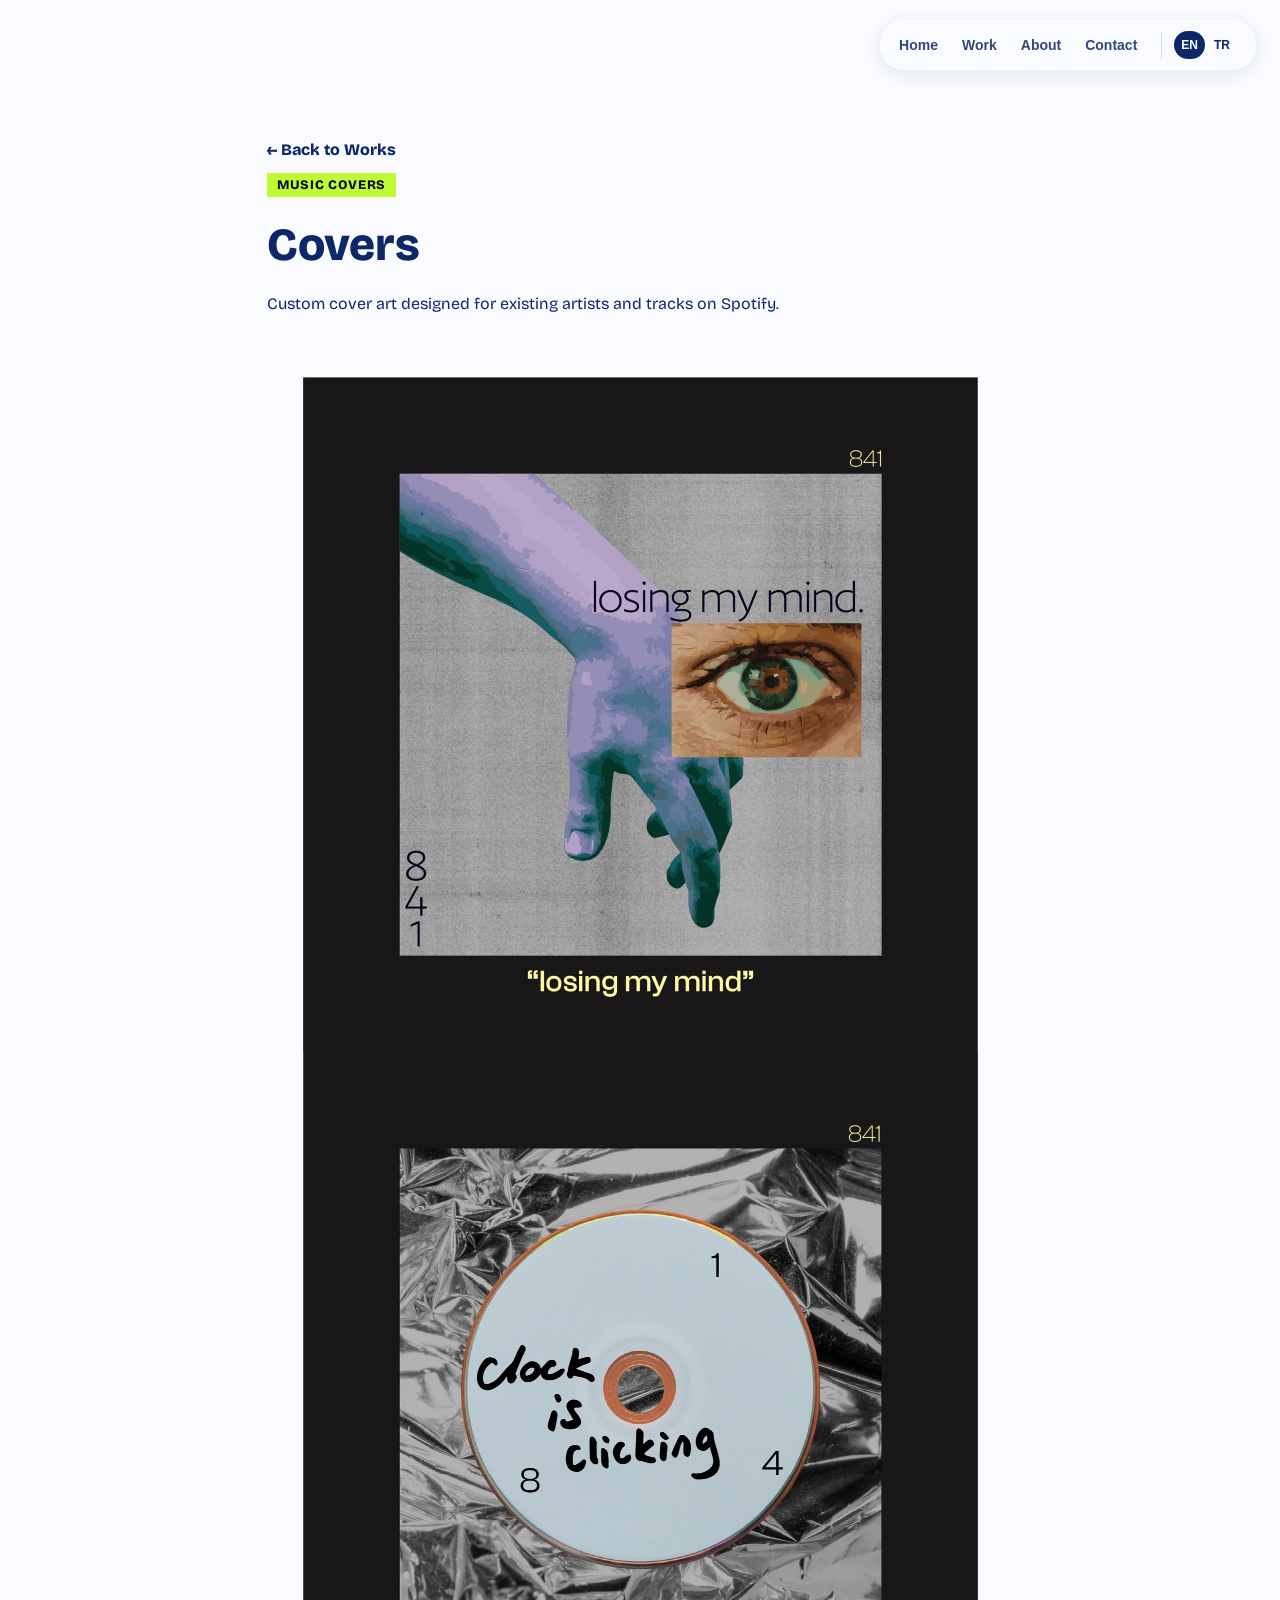
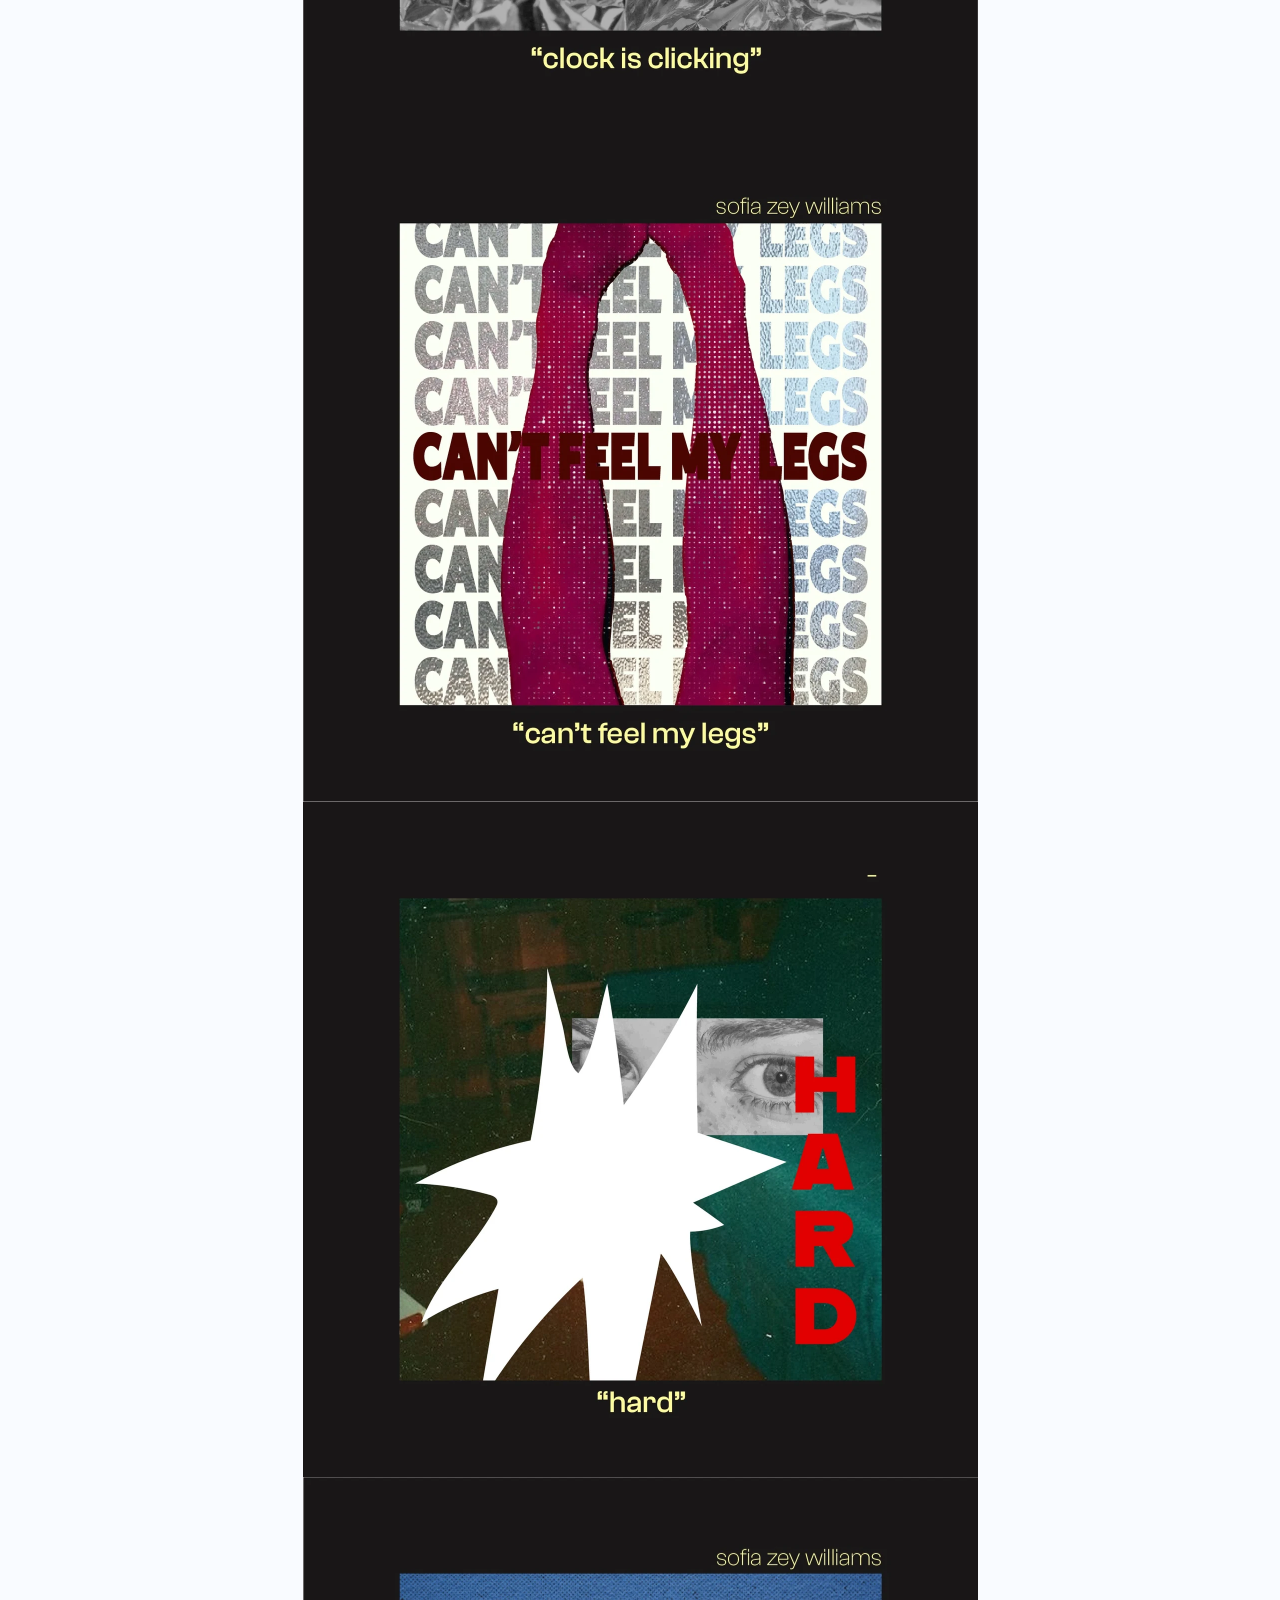
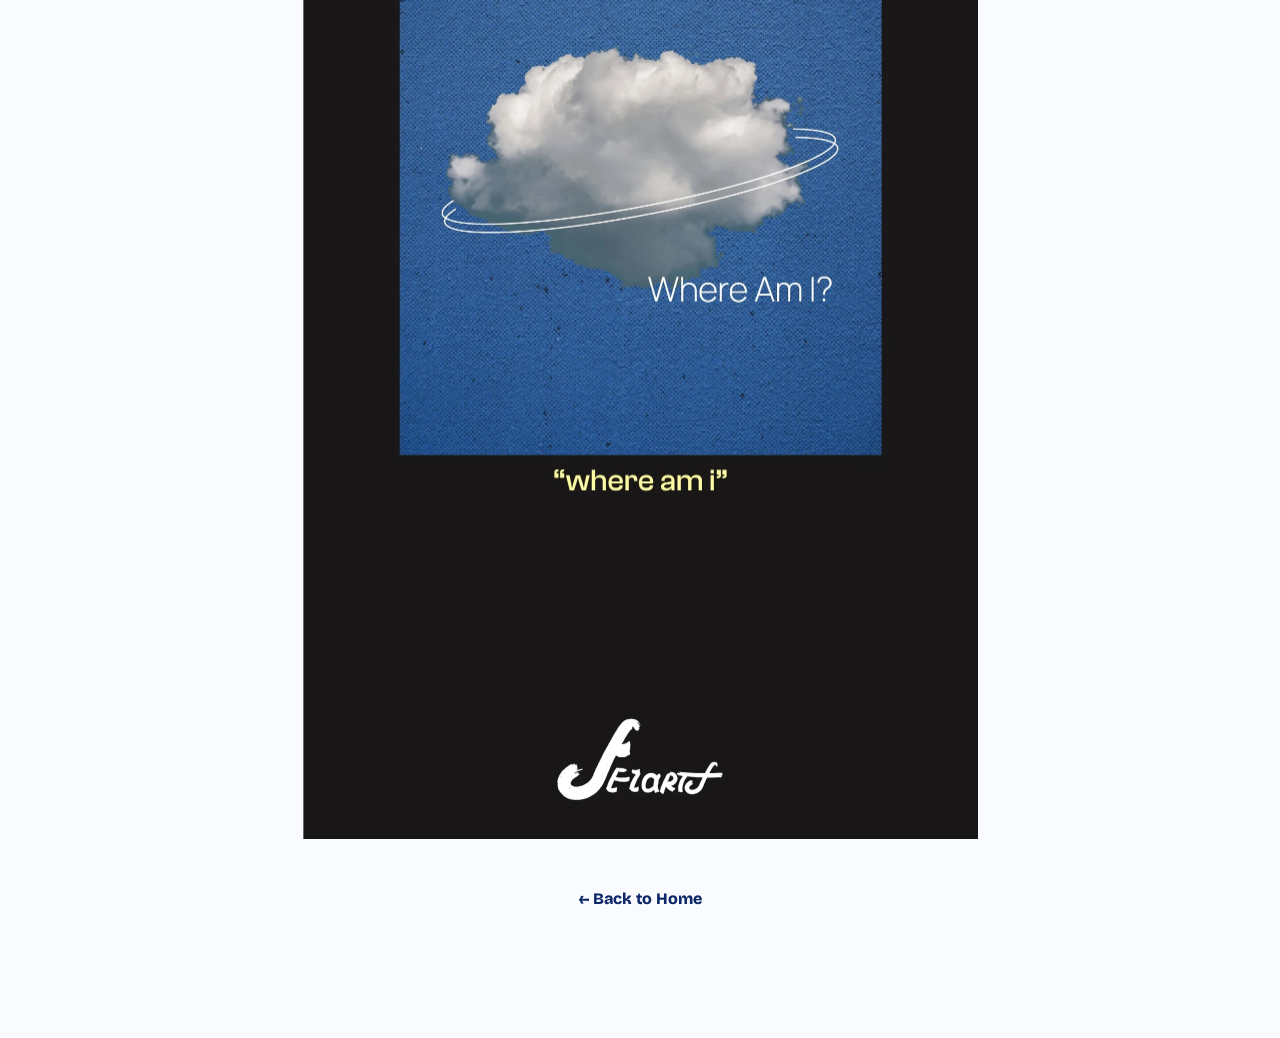
<file: covers.html>
<!DOCTYPE html>
<html lang="en">
<head>
<meta charset="UTF-8">
<meta name="viewport" content="width=device-width, initial-scale=1.0">
<title>Covers — Feza</title>
<link rel="icon" href="assets/img/star.svg" type="image/svg+xml">
<link rel="stylesheet" href="css/style.css">
<link rel="stylesheet" href="css/project.css">
<link rel="stylesheet" href="css/navigation.css">
</head>
<body>

<div id="cursor-star">
  <div class="star-spin">
    <img class="star-base" src="assets/img/star.svg" alt="">
    <img class="star-click" src="assets/img/star-lime.svg" alt="">
  </div>
</div>

<nav class="nav">
  <a href="index.html#home" data-i18n="text162">Home</a>
  <a href="index.html#works" data-i18n="text163">Work</a>
  <a href="index.html#about" data-i18n="text164">About</a>
  <a href="index.html#contact" data-i18n="text165">Contact</a>
<div class="language-switch" role="group" aria-label="Language / Dil"><button type="button" data-language="en" aria-pressed="true" lang="en">EN</button><button type="button" data-language="tr" aria-pressed="false" lang="tr">TR</button></div>
</nav>

<section class="project-hero">
  <a class="back-link" href="index.html#works" data-i18n="text166">← Back to Works</a>
  <span class="tag" data-i18n="text167">Music Covers</span>
  <h1>Covers</h1>
  <p data-i18n="text168">
    Custom cover art designed for existing artists and tracks on Spotify.
  </p>
</section>

<section class="project-images">
  <img src="assets/img/covers-detail-1.webp" alt="Music cover design 1" width="1350" height="1350" decoding="async" loading="lazy">
  <img src="assets/img/covers-detail-2.webp" alt="Music cover design 2" width="1350" height="1349" decoding="async" loading="lazy">
  <img src="assets/img/covers-detail-3.webp" alt="Music cover design 3" width="1350" height="1350" decoding="async" loading="lazy">
  <img src="assets/img/covers-detail-4.webp" alt="Music cover design 4" width="1350" height="1350" decoding="async" loading="lazy">
  <img src="assets/img/covers-detail-5.webp" alt="Music cover design 5" width="1350" height="1925" decoding="async" loading="lazy">
</section>

<div class="project-footer">
  <a class="back-link" href="index.html#home" data-i18n="text169">← Back to Home</a>
</div>

<script src="js/i18n.js"></script>
<script src="js/cursor.js"></script>
</body>
</html>
</file>
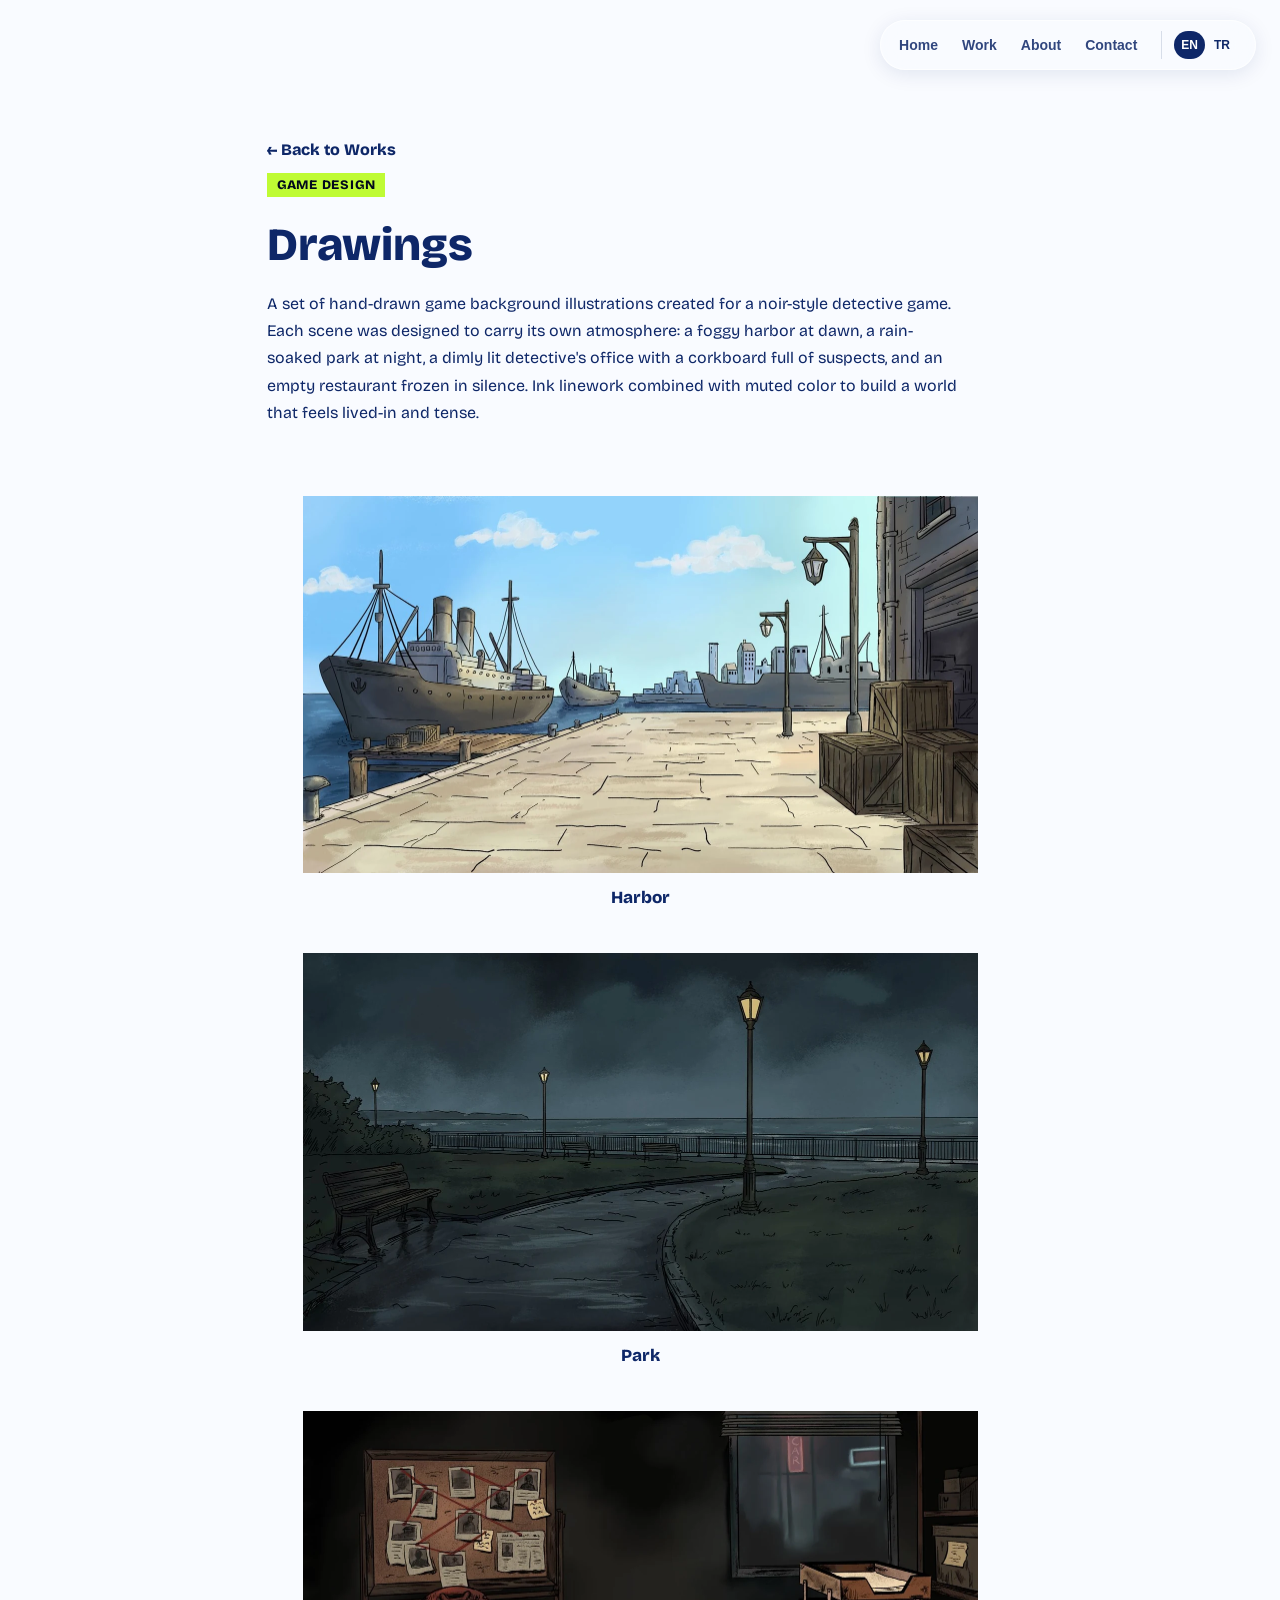
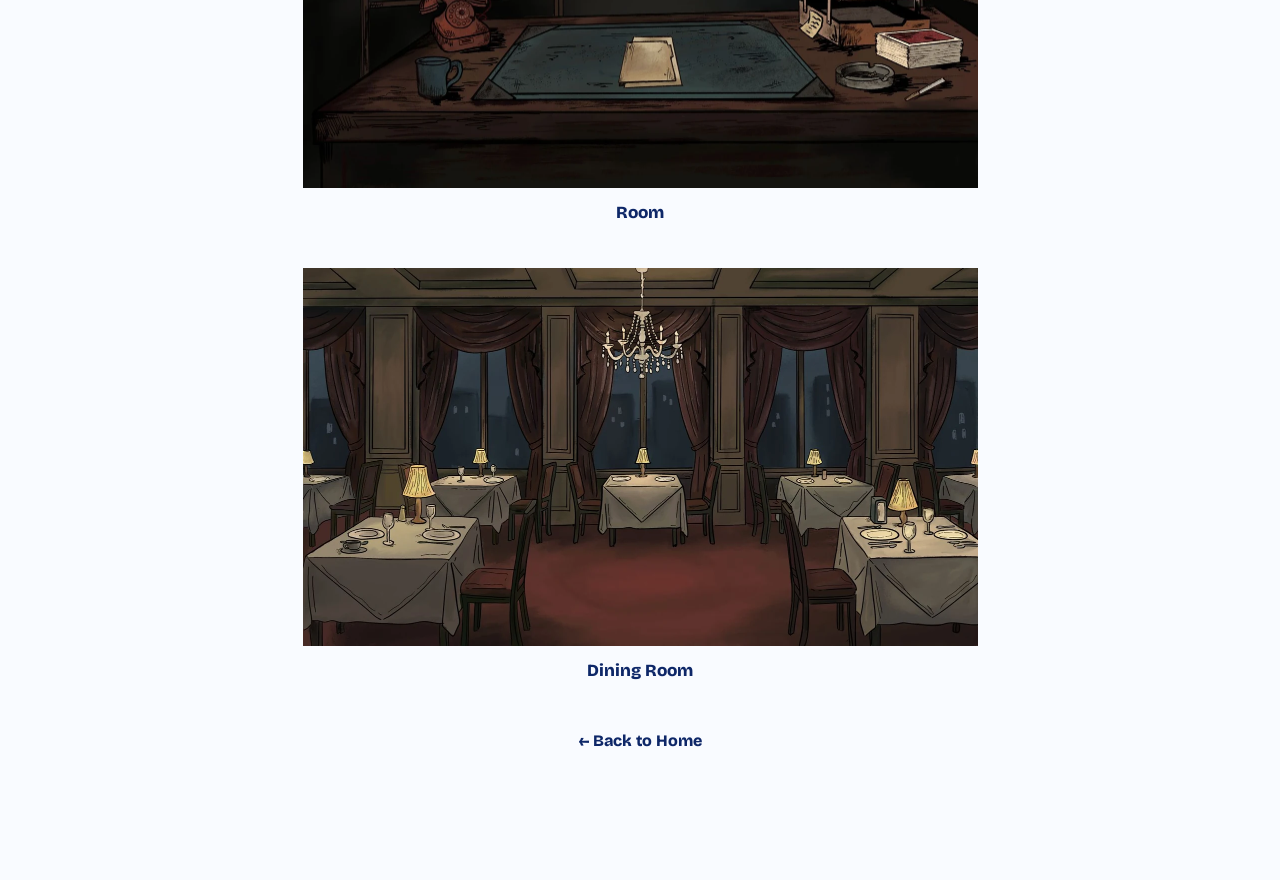
<file: drawings.html>
<!DOCTYPE html>
<html lang="en">
<head>
<meta charset="UTF-8">
<meta name="viewport" content="width=device-width, initial-scale=1.0">
<title>Drawings — Feza</title>
<link rel="icon" href="assets/img/star.svg" type="image/svg+xml">
<link rel="stylesheet" href="css/style.css">
<link rel="stylesheet" href="css/project.css">
<link rel="stylesheet" href="css/navigation.css">
</head>
<body>

<div id="cursor-star">
  <div class="star-spin">
    <img class="star-base" src="assets/img/star.svg" alt="">
    <img class="star-click" src="assets/img/star-lime.svg" alt="">
  </div>
</div>

<nav class="nav">
  <a href="index.html#home" data-i18n="text51">Home</a>
  <a href="index.html#works" data-i18n="text52">Work</a>
  <a href="index.html#about" data-i18n="text53">About</a>
  <a href="index.html#contact" data-i18n="text54">Contact</a>
<div class="language-switch" role="group" aria-label="Language / Dil"><button type="button" data-language="en" aria-pressed="true" lang="en">EN</button><button type="button" data-language="tr" aria-pressed="false" lang="tr">TR</button></div>
</nav>

<section class="project-hero">
  <a class="back-link" href="index.html#works" data-i18n="text55">← Back to Works</a>
  <span class="tag" data-i18n="text56">Game Design</span>
  <h1 data-i18n="text57">Drawings</h1>
  <p data-i18n="text58">
    A set of hand-drawn game background illustrations created for a noir-style detective game.
    Each scene was designed to carry its own atmosphere: a foggy harbor at dawn, a rain-soaked
    park at night, a dimly lit detective's office with a corkboard full of suspects, and an empty
    restaurant frozen in silence. Ink linework combined with muted color to build a world that
    feels lived-in and tense.
  </p>
</section>

<section class="drawing-list">
  <div class="artwork-item">
    <img src="assets/img/drawings/liman.webp" alt="Harbor" width="1350" height="755" decoding="async" loading="lazy">
    <p class="artwork-name" data-i18n="text59">Harbor</p>
  </div>
  <div class="artwork-item">
    <img src="assets/img/drawings/park.webp" alt="Park" width="1350" height="755" decoding="async" loading="lazy">
    <p class="artwork-name" data-i18n="text60">Park</p>
  </div>
  <div class="artwork-item">
    <img src="assets/img/drawings/room.webp" alt="Room" width="1350" height="755" decoding="async" loading="lazy">
    <p class="artwork-name" data-i18n="text61">Room</p>
  </div>
  <div class="artwork-item">
    <img src="assets/img/drawings/yemek-salonu.webp" alt="Dining Room" width="1350" height="755" decoding="async" loading="lazy">
    <p class="artwork-name" data-i18n="text62">Dining Room</p>
  </div>
</section>

<div class="project-footer">
  <a class="back-link" href="index.html#home" data-i18n="text63">← Back to Home</a>
</div>

<script src="js/i18n.js"></script>
<script src="js/cursor.js"></script>
</body>
</html>
</file>
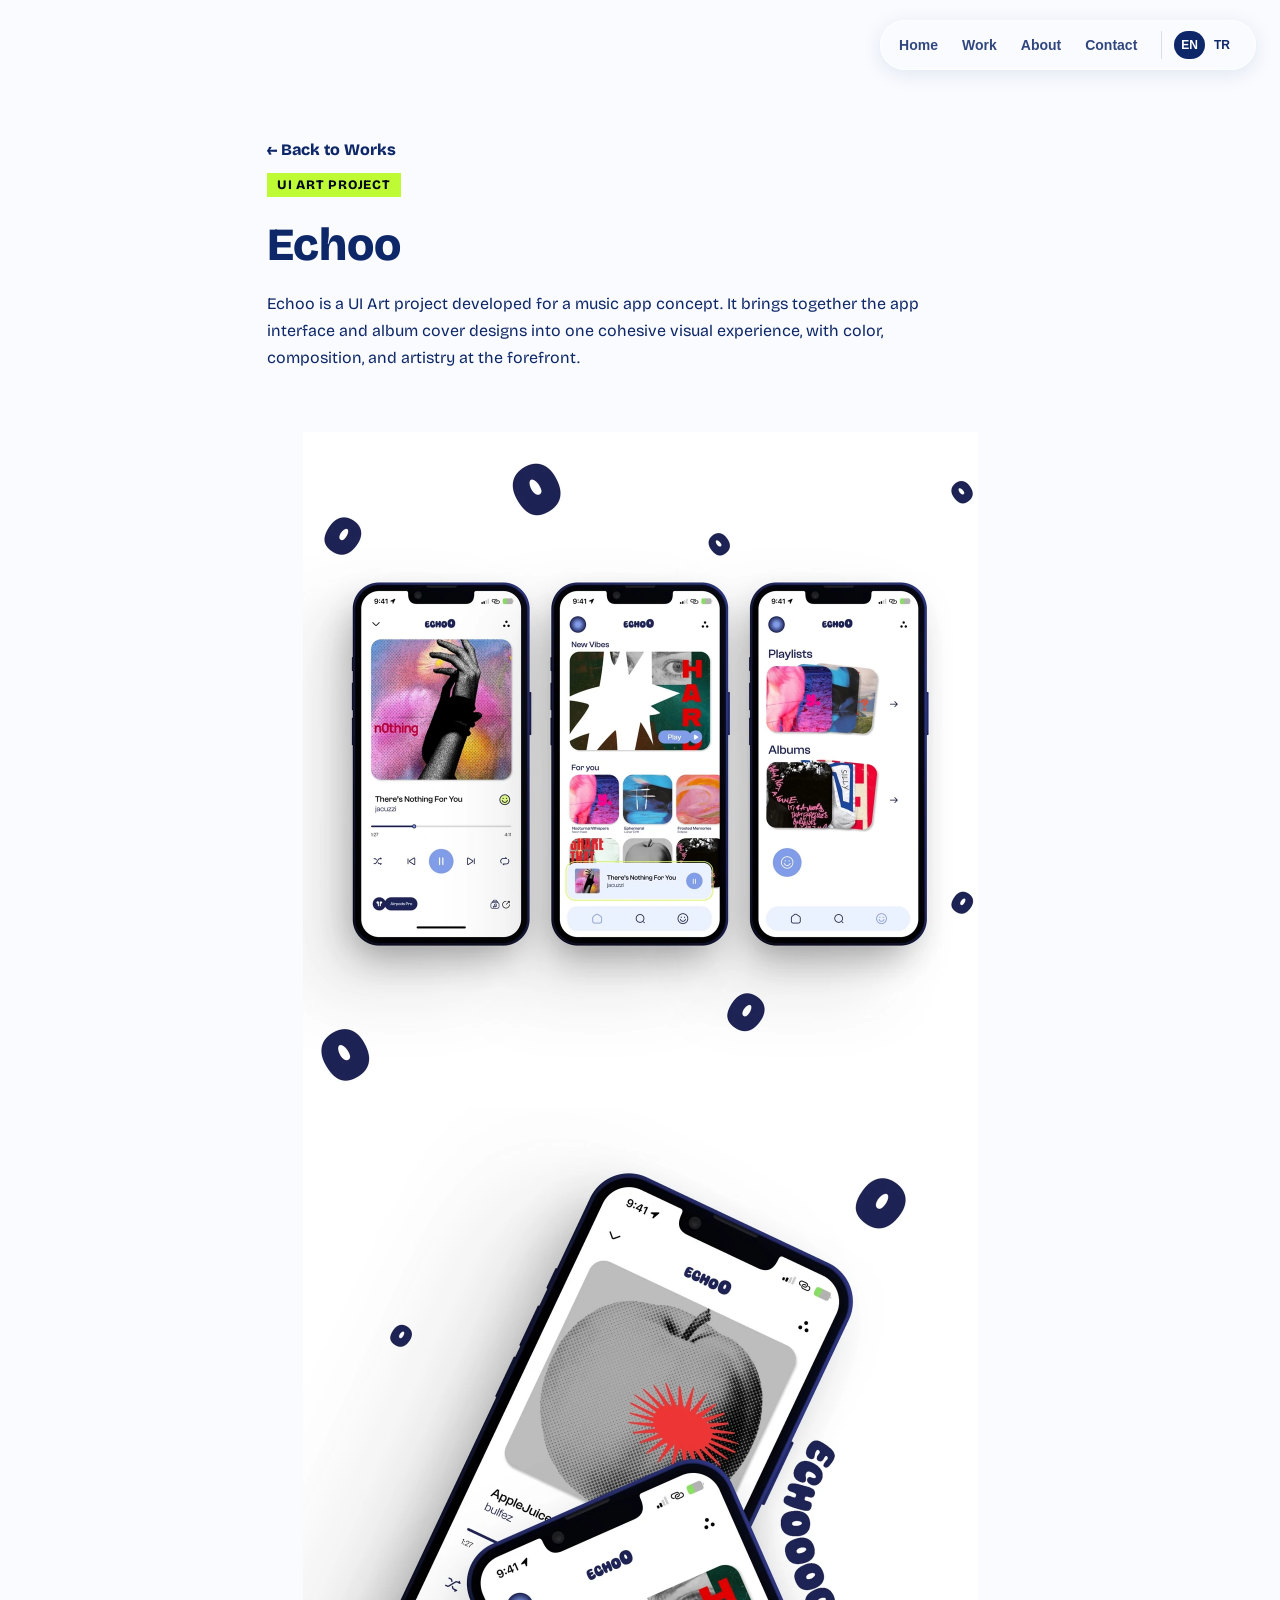
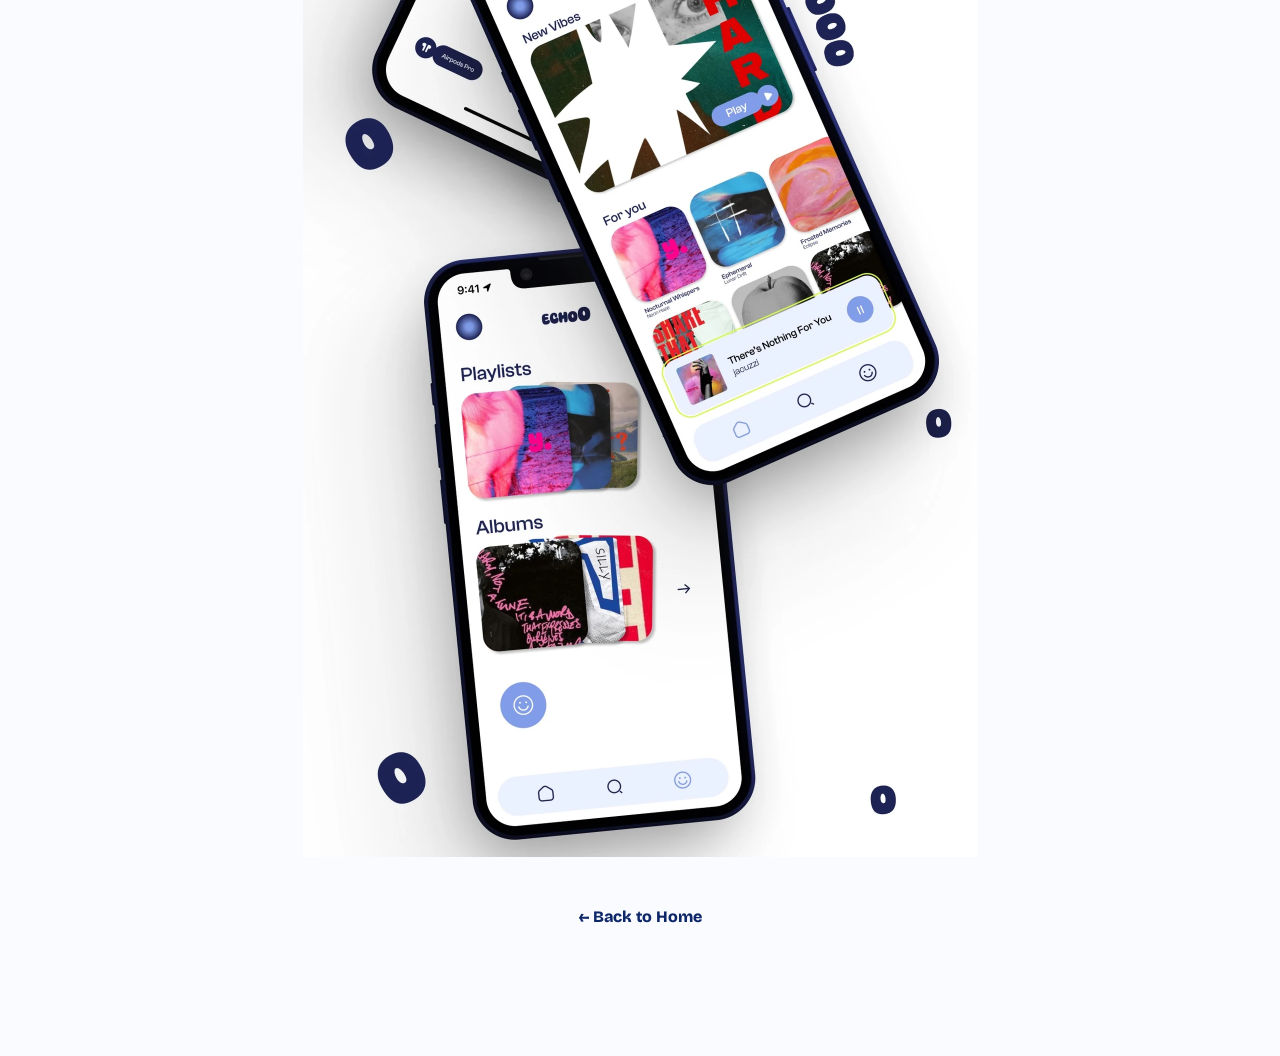
<file: echoo.html>
<!DOCTYPE html>
<html lang="en">
<head>
<meta charset="UTF-8">
<meta name="viewport" content="width=device-width, initial-scale=1.0">
<title>Echoo — Feza</title>
<link rel="icon" href="assets/img/star.svg" type="image/svg+xml">
<link rel="stylesheet" href="css/style.css">
<link rel="stylesheet" href="css/project.css">
<link rel="stylesheet" href="css/navigation.css">
</head>
<body>

<div id="cursor-star">
  <div class="star-spin">
    <img class="star-base" src="assets/img/star.svg" alt="">
    <img class="star-click" src="assets/img/star-lime.svg" alt="">
  </div>
</div>

<nav class="nav">
  <a href="index.html#home" data-i18n="text122">Home</a>
  <a href="index.html#works" data-i18n="text123">Work</a>
  <a href="index.html#about" data-i18n="text124">About</a>
  <a href="index.html#contact" data-i18n="text125">Contact</a>
<div class="language-switch" role="group" aria-label="Language / Dil"><button type="button" data-language="en" aria-pressed="true" lang="en">EN</button><button type="button" data-language="tr" aria-pressed="false" lang="tr">TR</button></div>
</nav>

<section class="project-hero">
  <a class="back-link" href="index.html#works" data-i18n="text126">← Back to Works</a>
  <span class="tag" data-i18n="text127">UI Art Project</span>
  <h1>Echoo</h1>
  <p data-i18n="text128">
    Echoo is a UI Art project developed for a music app concept. It brings together the app
    interface and album cover designs into one cohesive visual experience, with color,
    composition, and artistry at the forefront.
  </p>
</section>

<section class="project-images">
  <img src="assets/img/echoo-detail-1.webp" alt="Echoo music app UI 1" width="1350" height="1350" decoding="async" loading="lazy">
  <img src="assets/img/echoo-detail-2.webp" alt="Echoo music app UI 2" width="1350" height="2700" decoding="async" loading="lazy">
</section>

<div class="project-footer">
  <a class="back-link" href="index.html#home" data-i18n="text129">← Back to Home</a>
</div>

<script src="js/i18n.js"></script>
<script src="js/cursor.js"></script>
</body>
</html>
</file>
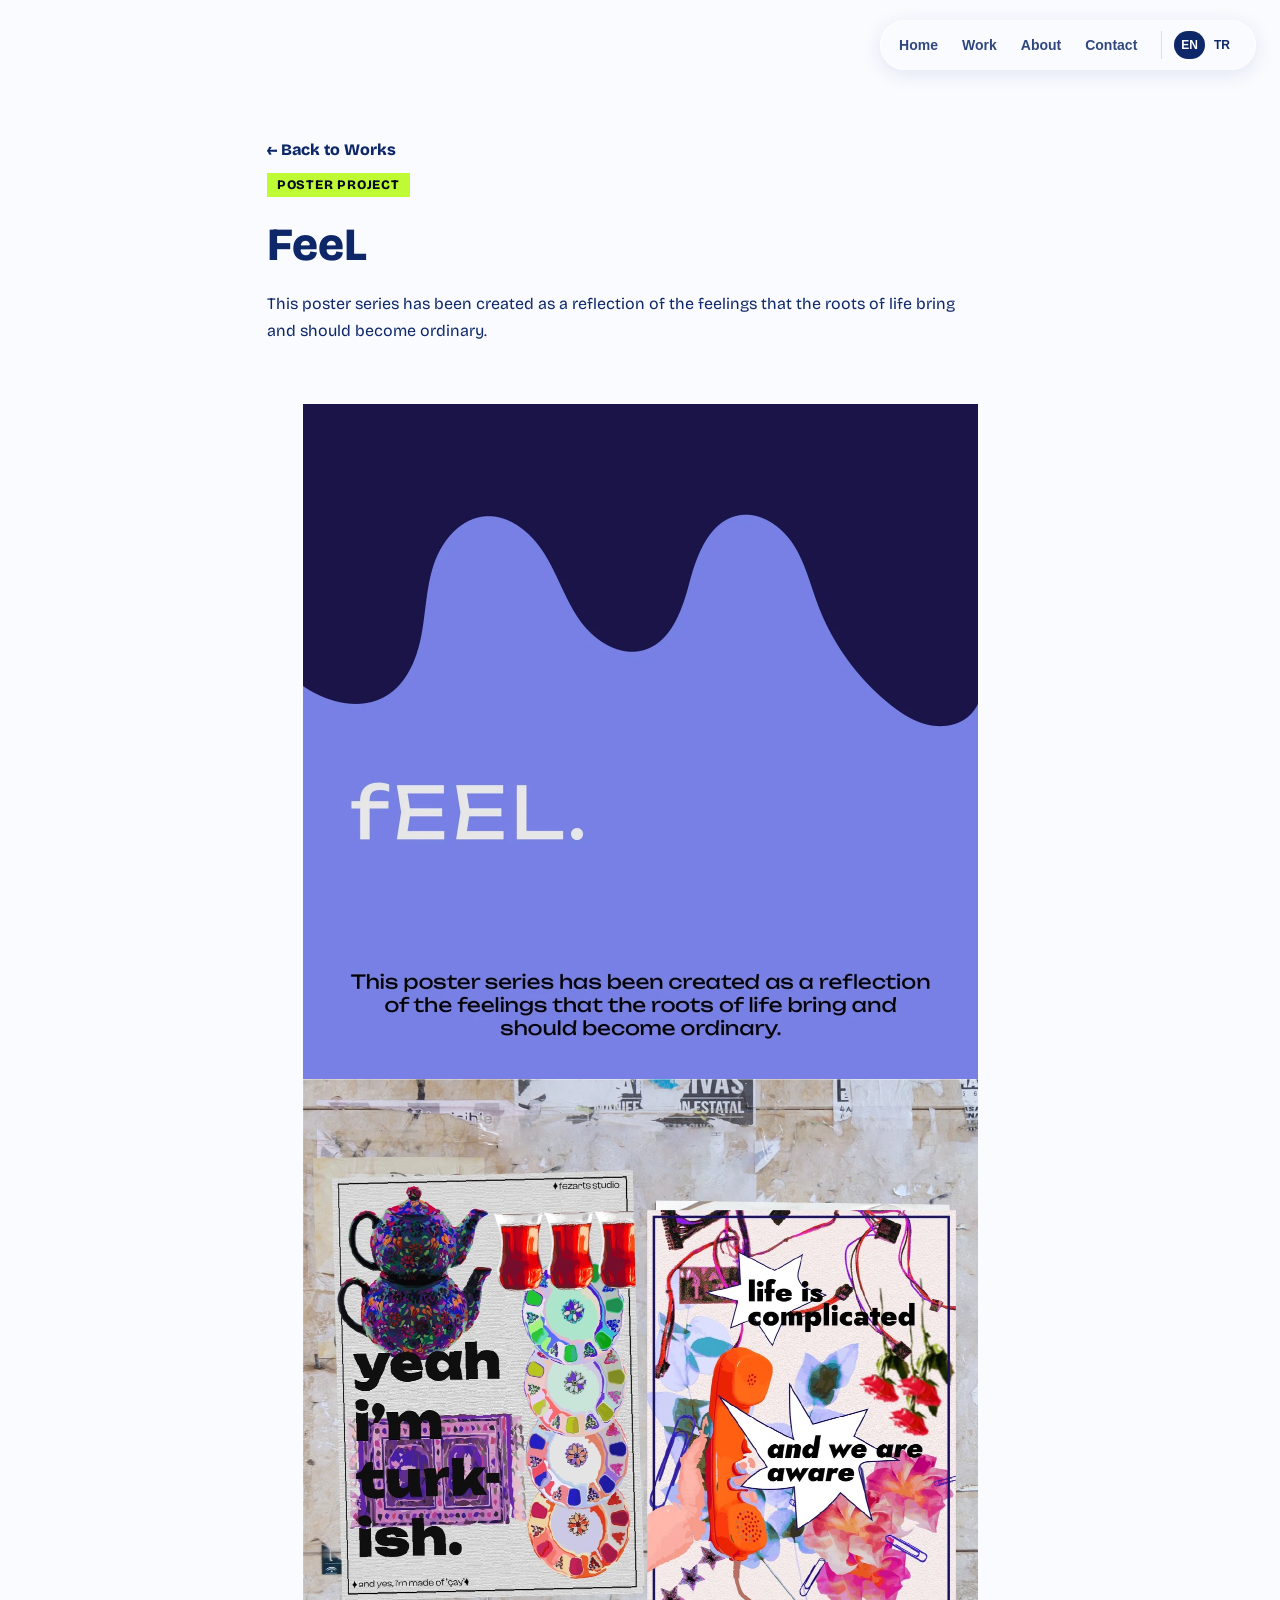
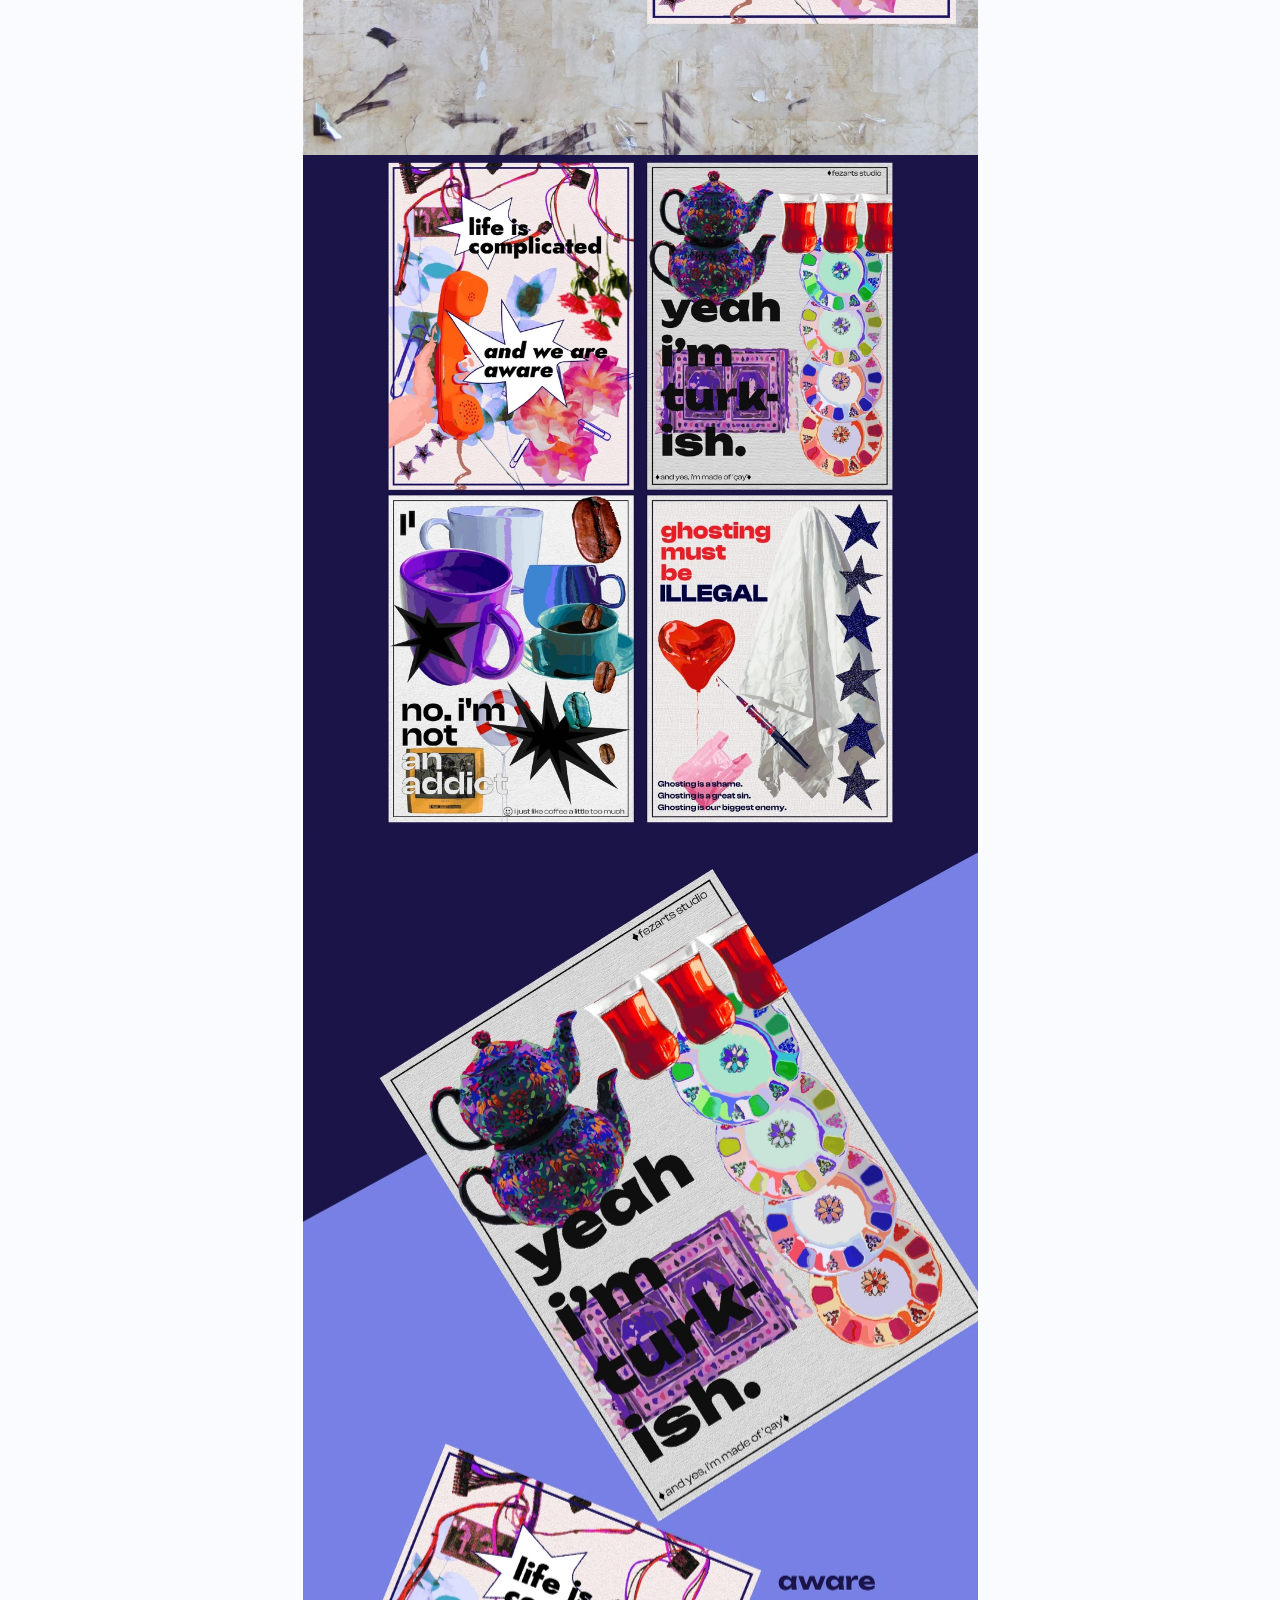
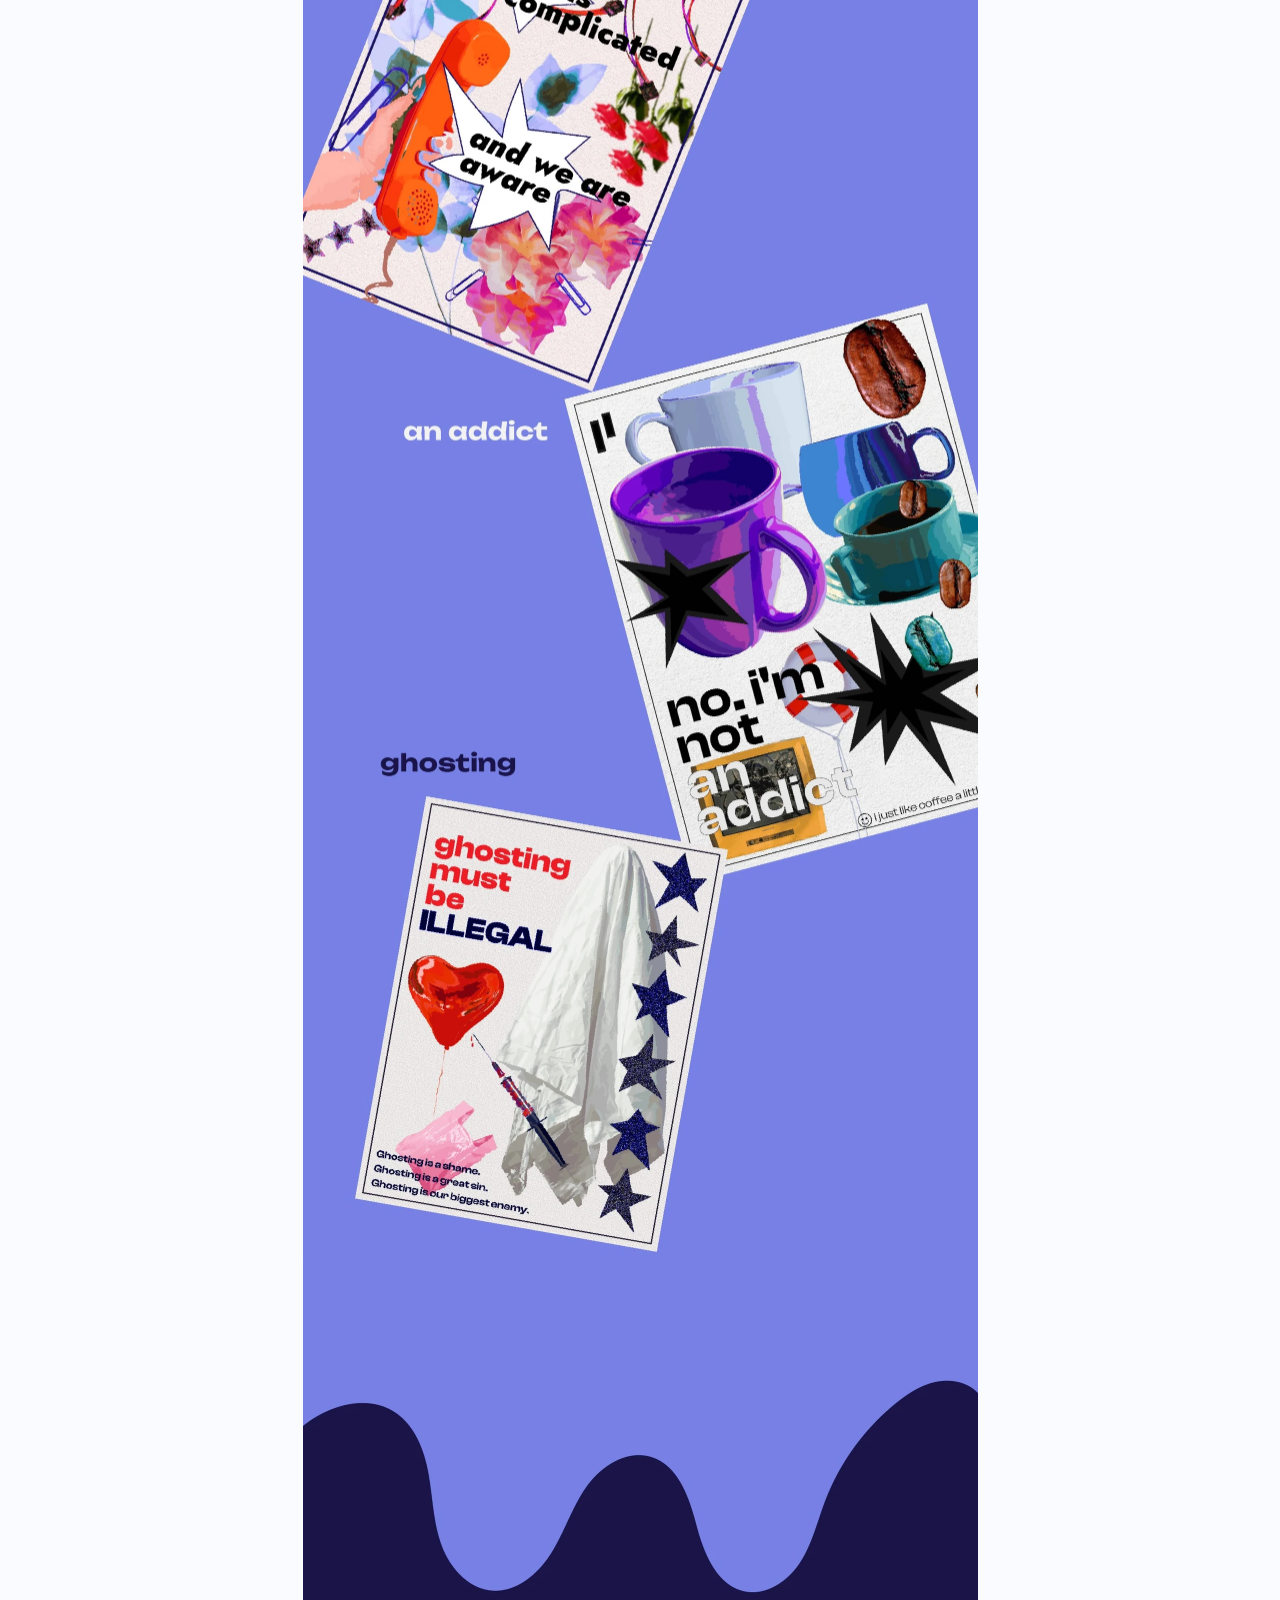
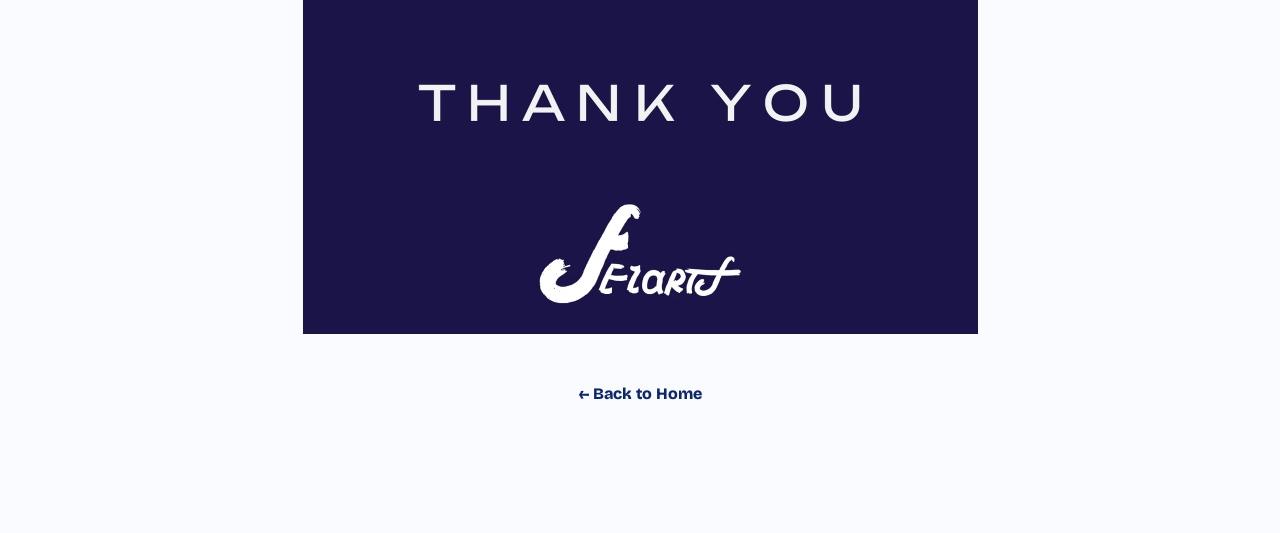
<file: feel.html>
<!DOCTYPE html>
<html lang="en">
<head>
<meta charset="UTF-8">
<meta name="viewport" content="width=device-width, initial-scale=1.0">
<title>FeeL — Feza</title>
<link rel="icon" href="assets/img/star.svg" type="image/svg+xml">
<link rel="stylesheet" href="css/style.css">
<link rel="stylesheet" href="css/project.css">
<link rel="stylesheet" href="css/navigation.css">
</head>
<body>

<div id="cursor-star">
  <div class="star-spin">
    <img class="star-base" src="assets/img/star.svg" alt="">
    <img class="star-click" src="assets/img/star-lime.svg" alt="">
  </div>
</div>

<nav class="nav">
  <a href="index.html#home" data-i18n="text106">Home</a>
  <a href="index.html#works" data-i18n="text107">Work</a>
  <a href="index.html#about" data-i18n="text108">About</a>
  <a href="index.html#contact" data-i18n="text109">Contact</a>
<div class="language-switch" role="group" aria-label="Language / Dil"><button type="button" data-language="en" aria-pressed="true" lang="en">EN</button><button type="button" data-language="tr" aria-pressed="false" lang="tr">TR</button></div>
</nav>

<section class="project-hero">
  <a class="back-link" href="index.html#works" data-i18n="text110">← Back to Works</a>
  <span class="tag" data-i18n="text111">Poster Project</span>
  <h1>FeeL</h1>
  <p data-i18n="text112">
    This poster series has been created as a reflection of the feelings that the roots of life
    bring and should become ordinary.
  </p>
</section>

<section class="project-images">
  <img src="assets/img/feel-detail-1.webp" alt="FeeL poster design 1" width="1350" height="1350" decoding="async" loading="lazy">
  <img src="assets/img/feel-detail-2.webp" alt="FeeL poster design 2" width="1350" height="1351" decoding="async" loading="lazy">
  <img src="assets/img/feel-detail-3.webp" alt="FeeL poster design 3" width="1350" height="1350" decoding="async" loading="lazy">
  <img src="assets/img/feel-detail-4.webp" alt="FeeL poster design 4" width="1350" height="4059" decoding="async" loading="lazy">
  <img src="assets/img/feel-detail-5.webp" alt="FeeL poster design 5" width="1350" height="1350" decoding="async" loading="lazy">
</section>

<div class="project-footer">
  <a class="back-link" href="index.html#home" data-i18n="text113">← Back to Home</a>
</div>

<script src="js/i18n.js"></script>
<script src="js/cursor.js"></script>
</body>
</html>
</file>
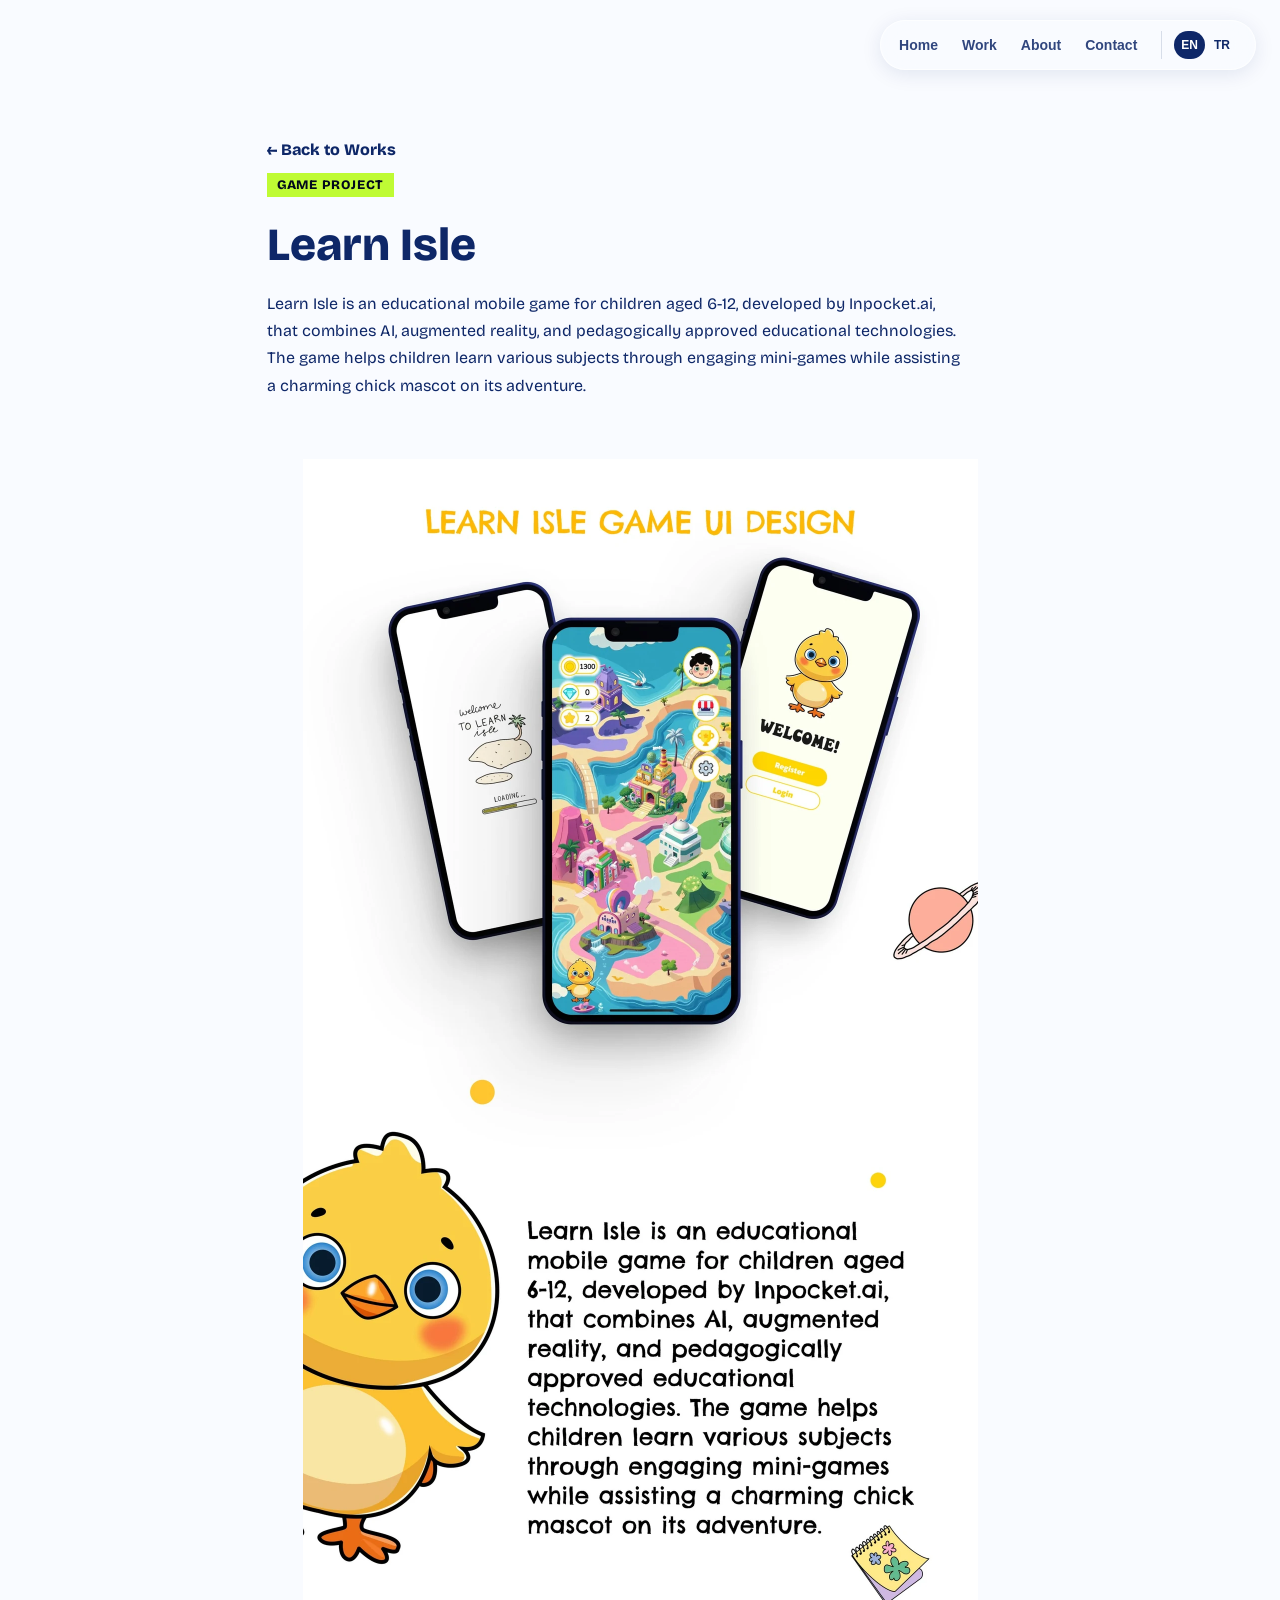
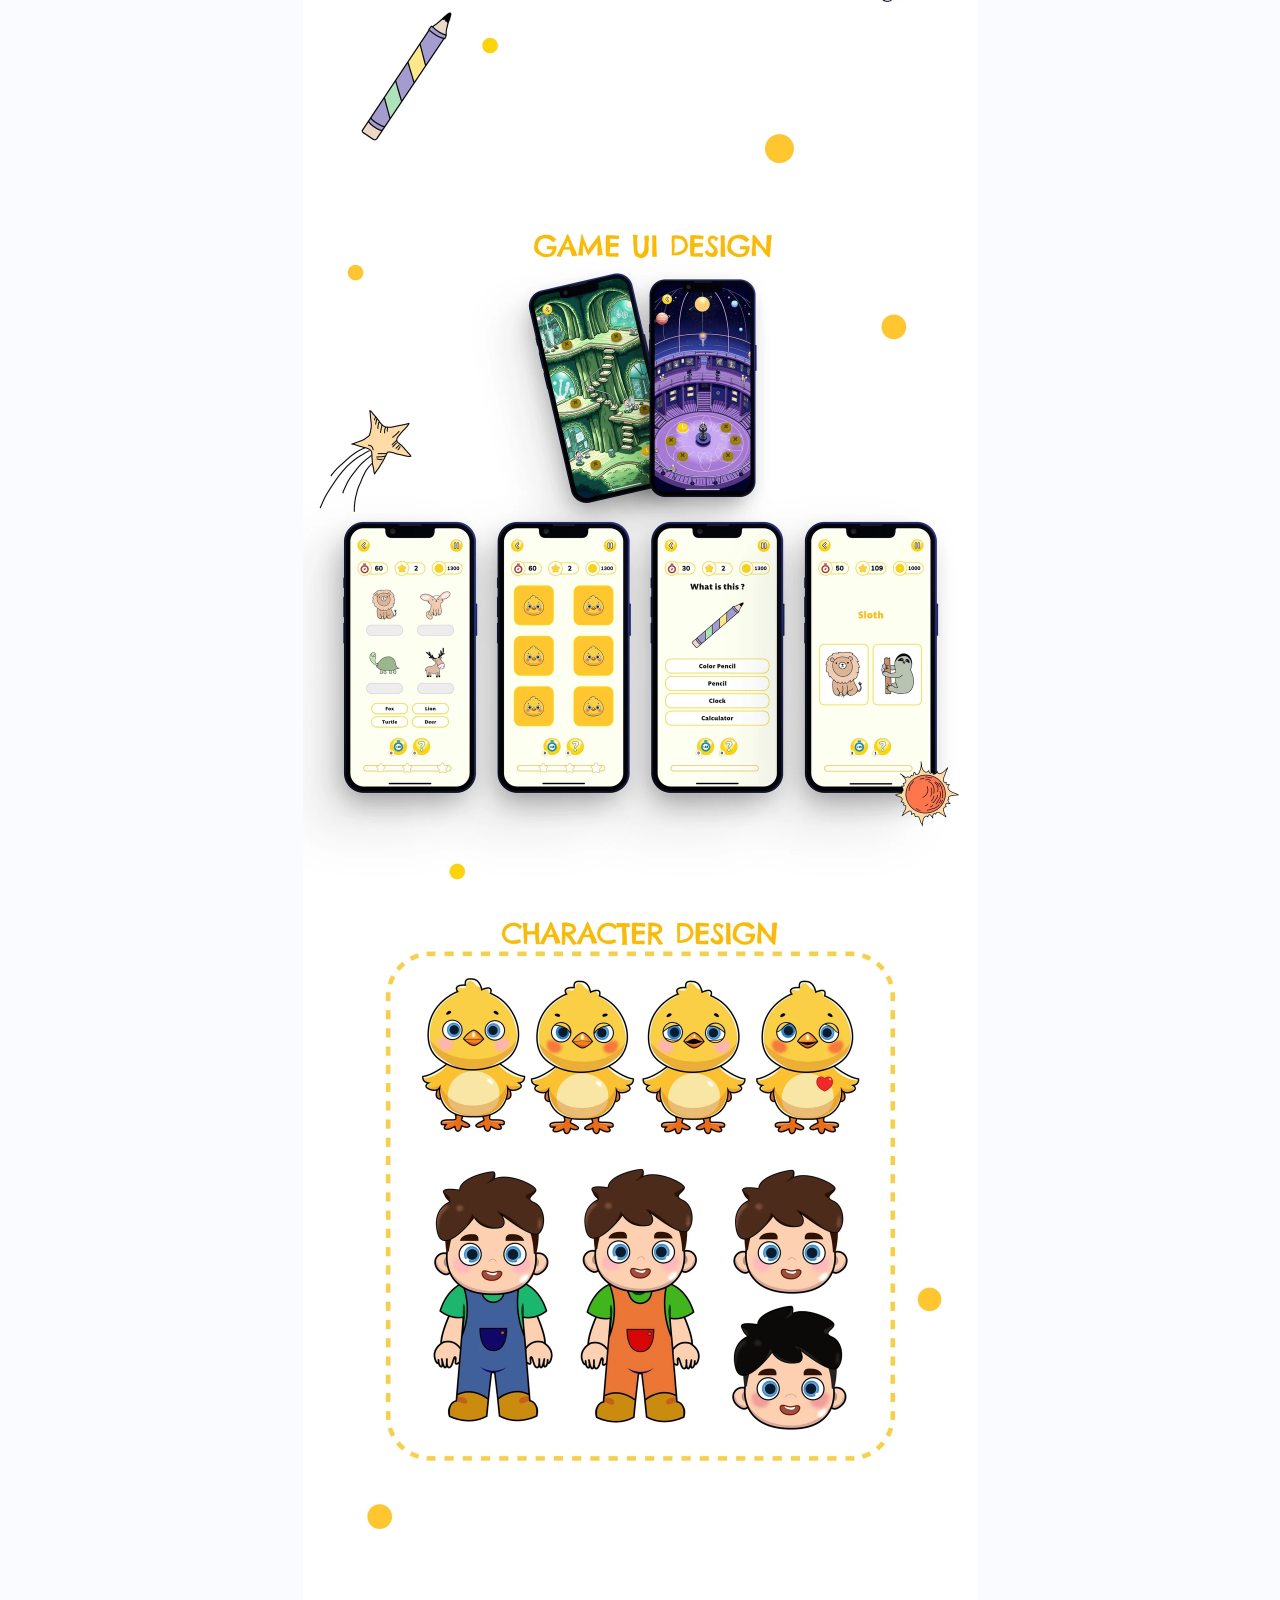
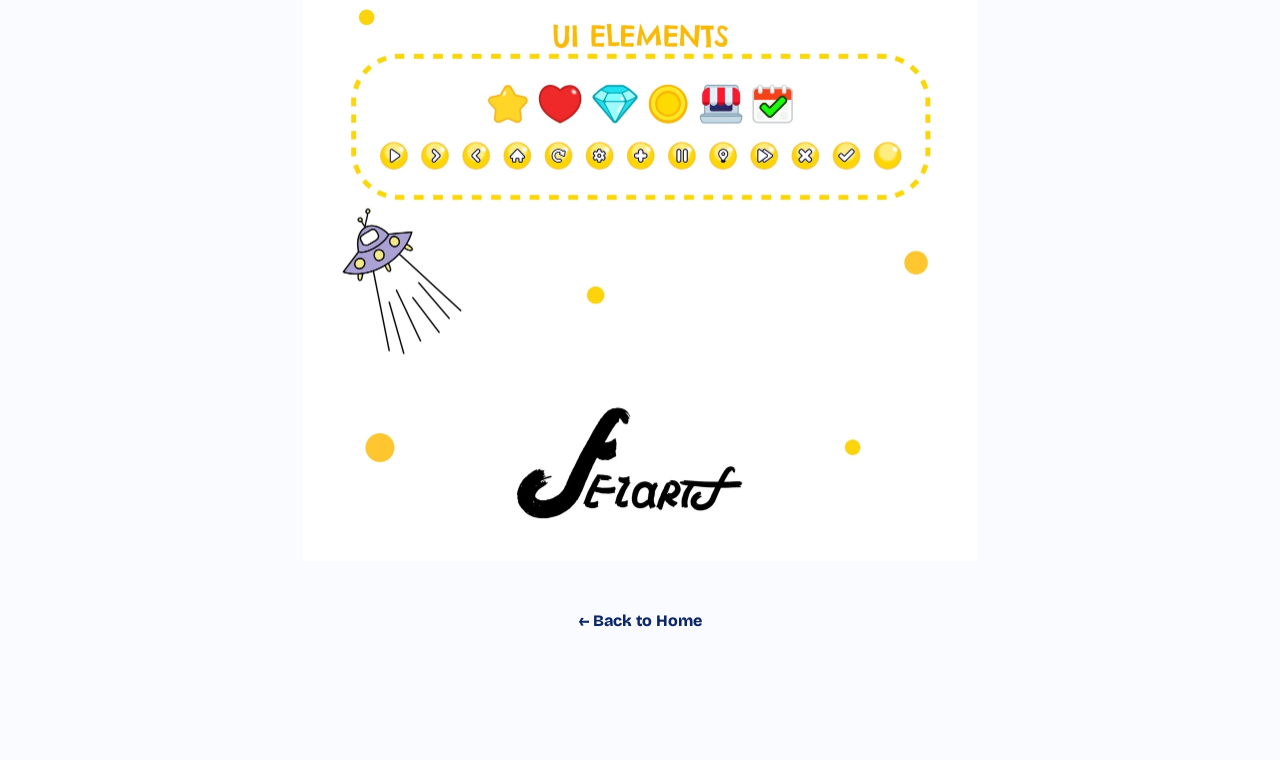
<file: learn-isle.html>
<!DOCTYPE html>
<html lang="en">
<head>
<meta charset="UTF-8">
<meta name="viewport" content="width=device-width, initial-scale=1.0">
<title>Learn Isle — Feza</title>
<link rel="icon" href="assets/img/star.svg" type="image/svg+xml">
<link rel="stylesheet" href="css/style.css">
<link rel="stylesheet" href="css/project.css">
<link rel="stylesheet" href="css/navigation.css">
</head>
<body>

<div id="cursor-star">
  <div class="star-spin">
    <img class="star-base" src="assets/img/star.svg" alt="">
    <img class="star-click" src="assets/img/star-lime.svg" alt="">
  </div>
</div>

<nav class="nav">
  <a href="index.html#home" data-i18n="text138">Home</a>
  <a href="index.html#works" data-i18n="text139">Work</a>
  <a href="index.html#about" data-i18n="text140">About</a>
  <a href="index.html#contact" data-i18n="text141">Contact</a>
<div class="language-switch" role="group" aria-label="Language / Dil"><button type="button" data-language="en" aria-pressed="true" lang="en">EN</button><button type="button" data-language="tr" aria-pressed="false" lang="tr">TR</button></div>
</nav>

<section class="project-hero">
  <a class="back-link" href="index.html#works" data-i18n="text142">← Back to Works</a>
  <span class="tag" data-i18n="text143">Game Project</span>
  <h1>Learn Isle</h1>
  <p data-i18n="text144">
    Learn Isle is an educational mobile game for children aged 6-12, developed by Inpocket.ai,
    that combines AI, augmented reality, and pedagogically approved educational technologies.
    The game helps children learn various subjects through engaging mini-games while assisting
    a charming chick mascot on its adventure.
  </p>
</section>

<section class="project-images">
<img src="assets/img/learn-isle-updated/1.webp" alt="leaFrame 1" width="1350" height="2700" decoding="async" loading="lazy">
<img src="assets/img/learn-isle-updated/2.webp" alt="leaFrame 2" width="1350" height="2700" decoding="async" loading="lazy">
<img src="assets/img/learn-isle-updated/3.webp" alt="leaFrame 3" width="1350" height="1205" decoding="async" loading="lazy">
</section>

<div class="project-footer">
  <a class="back-link" href="index.html#home" data-i18n="text145">← Back to Home</a>
</div>

<script src="js/i18n.js"></script>
<script src="js/cursor.js"></script>
</body>
</html>
</file>
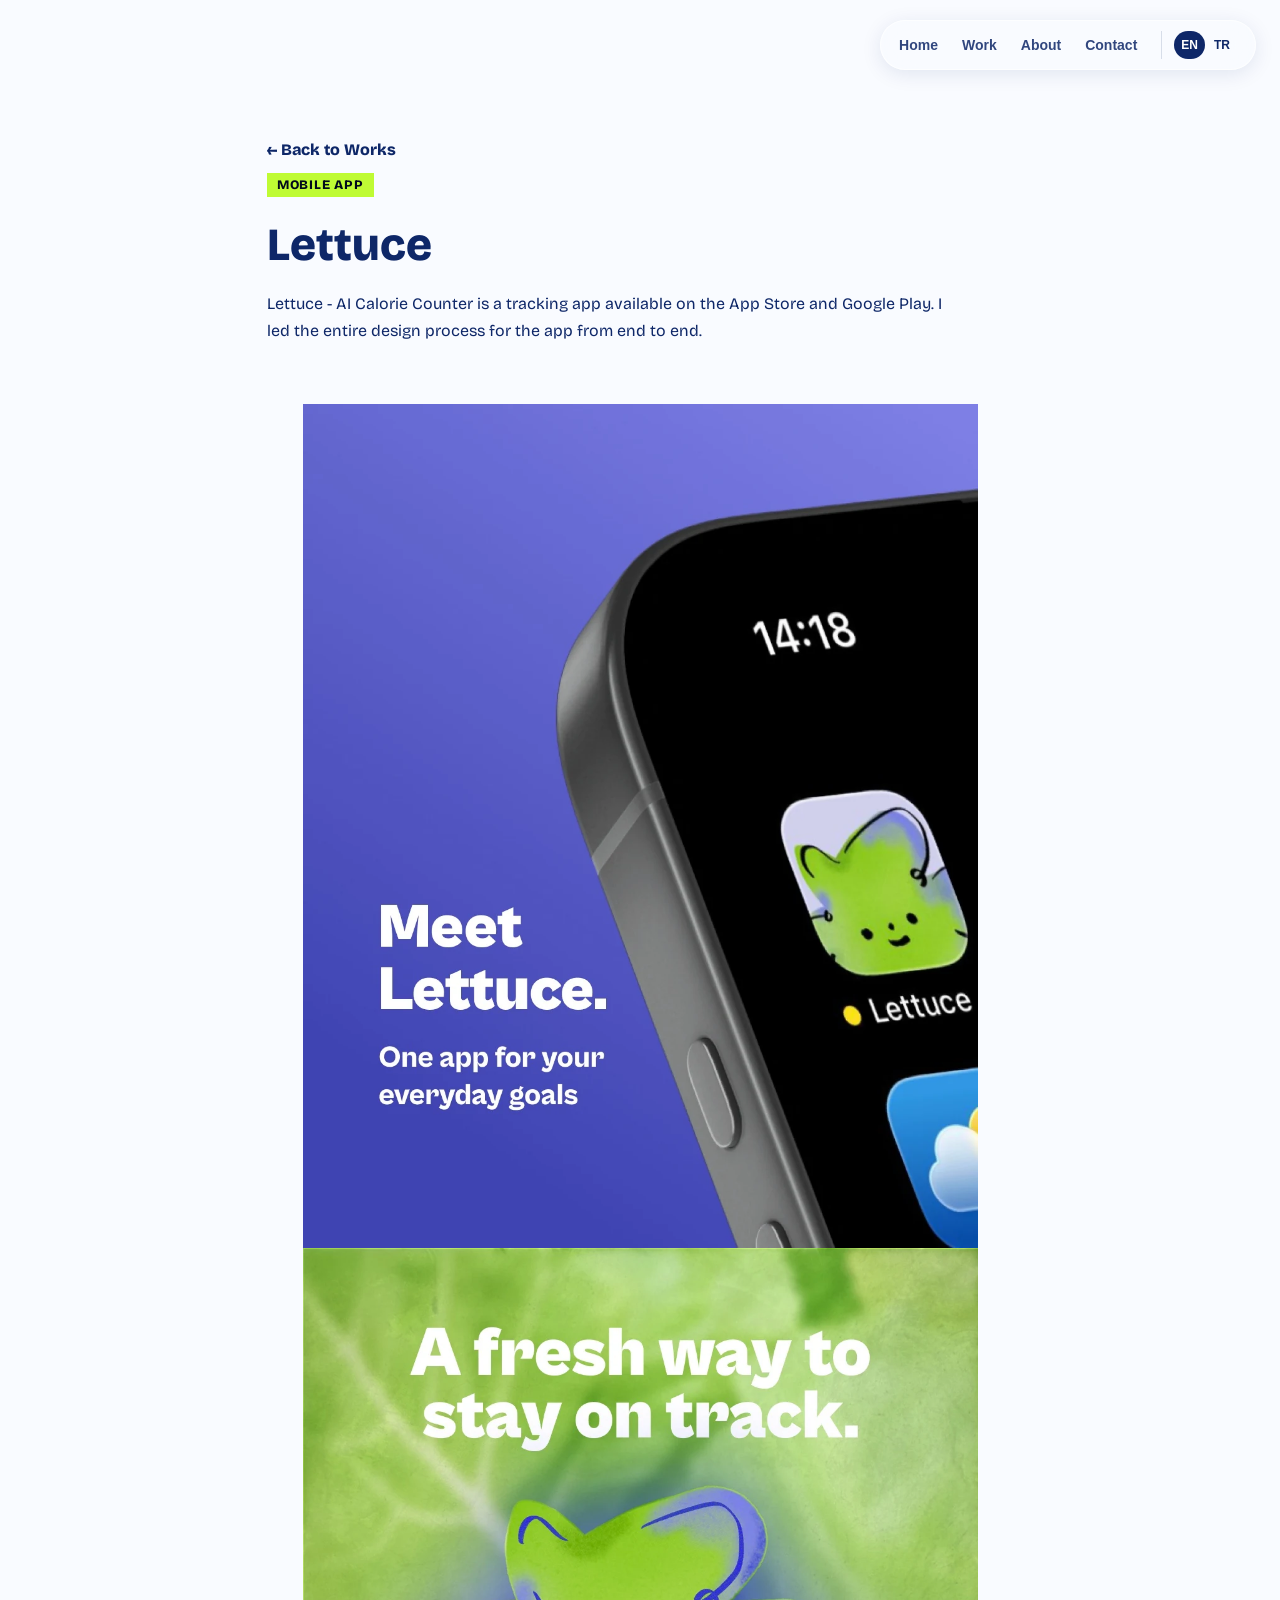
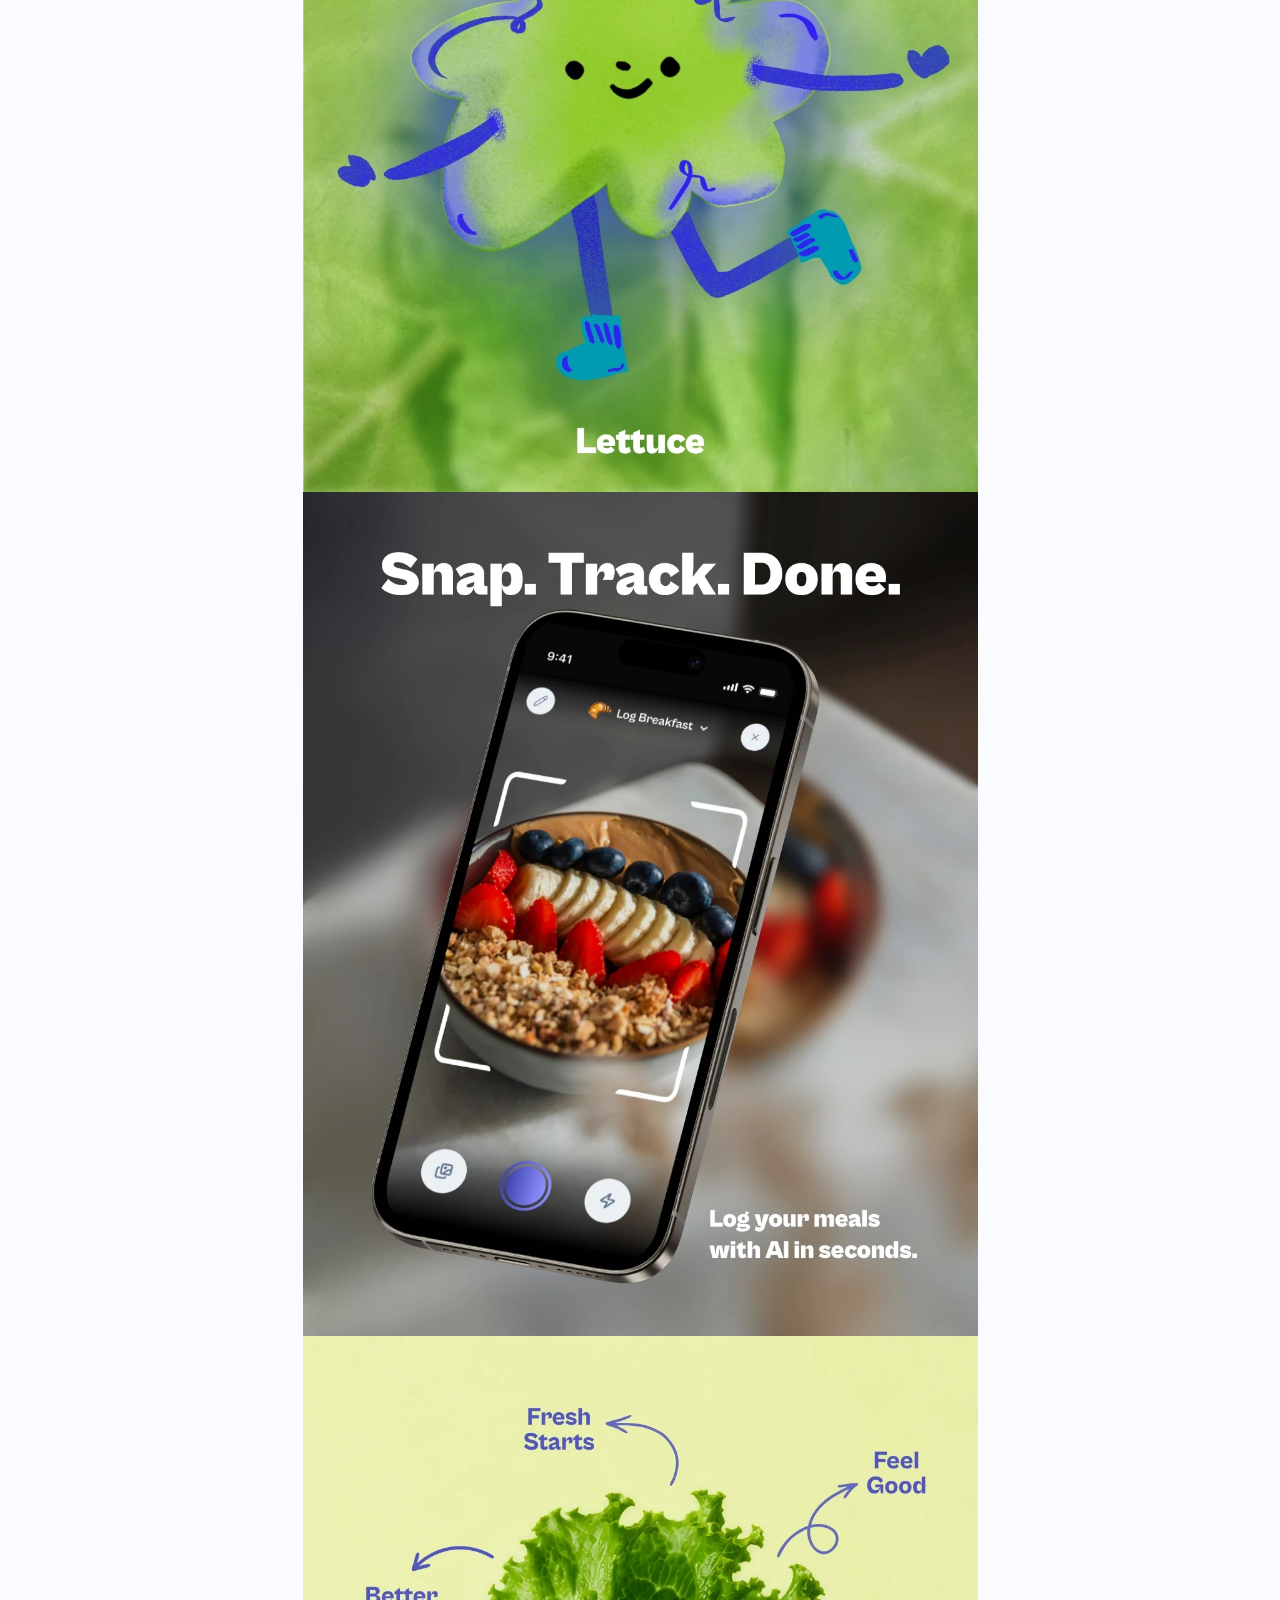
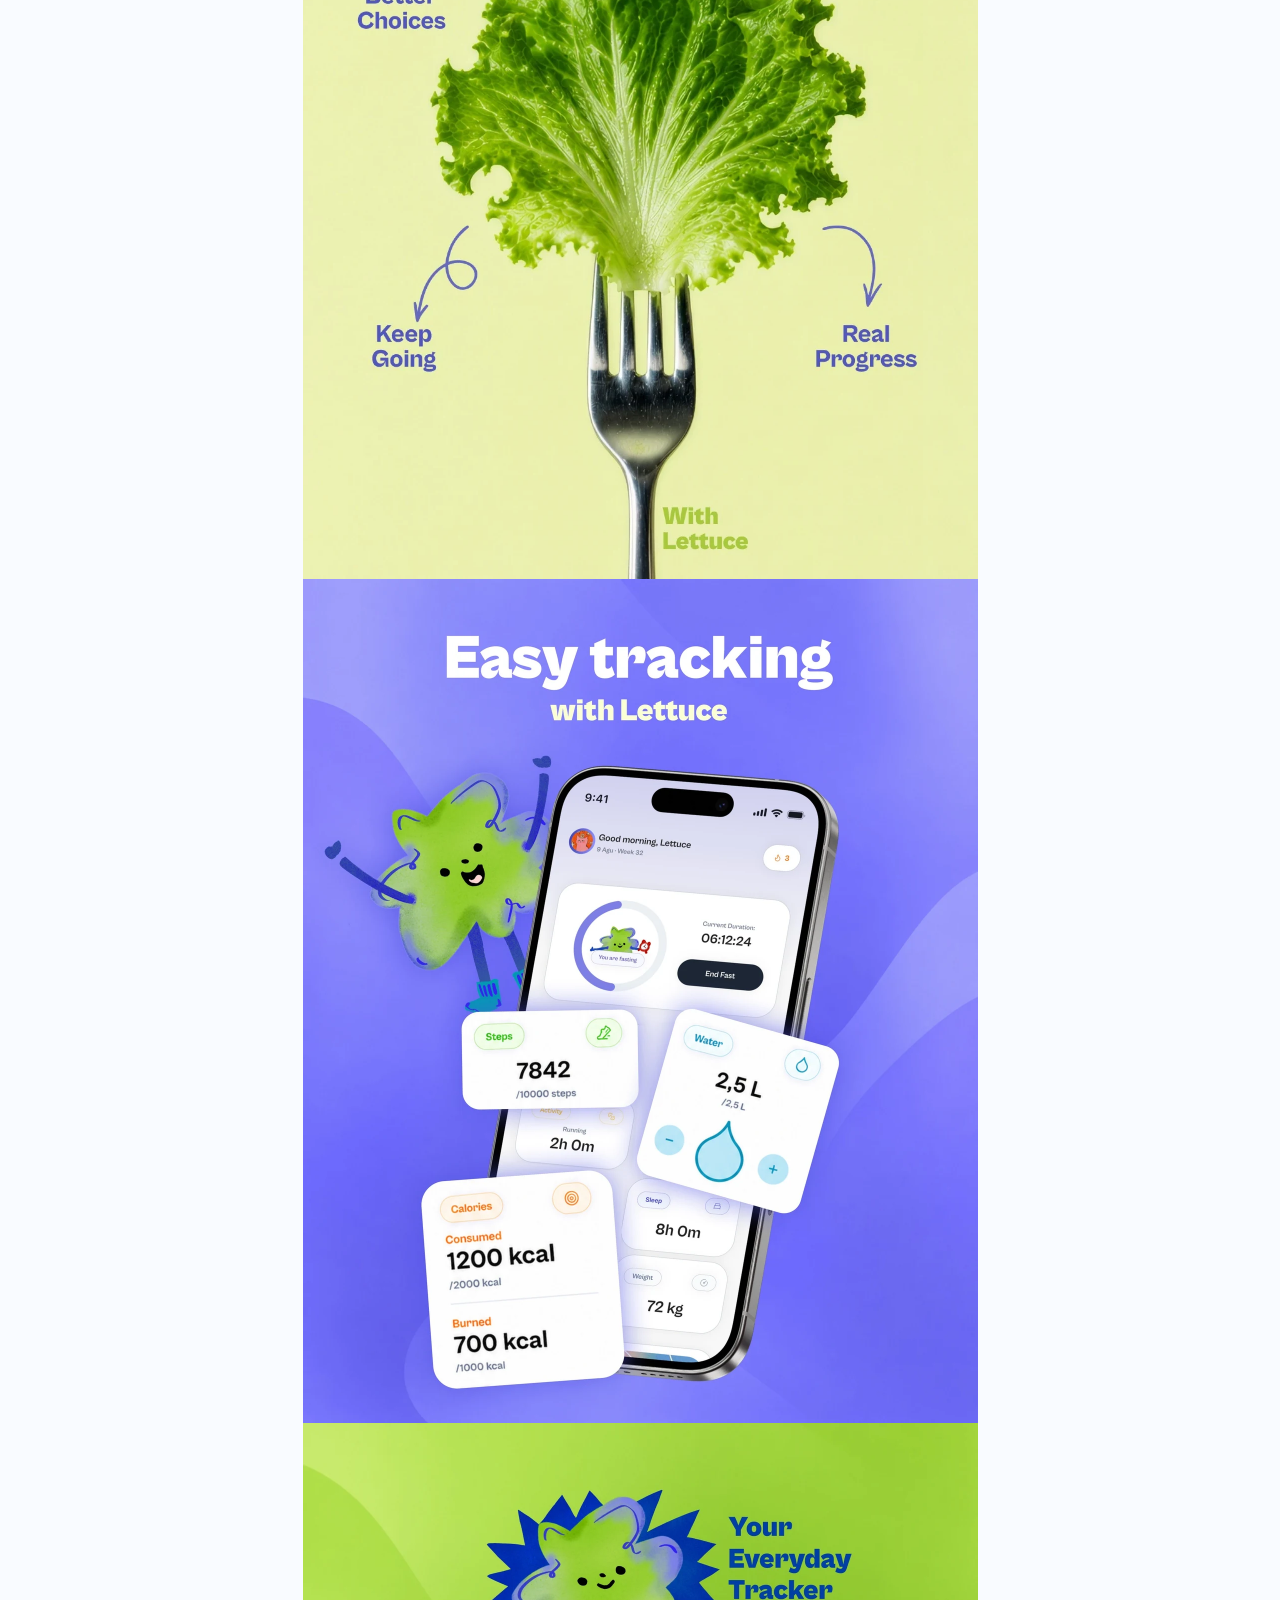
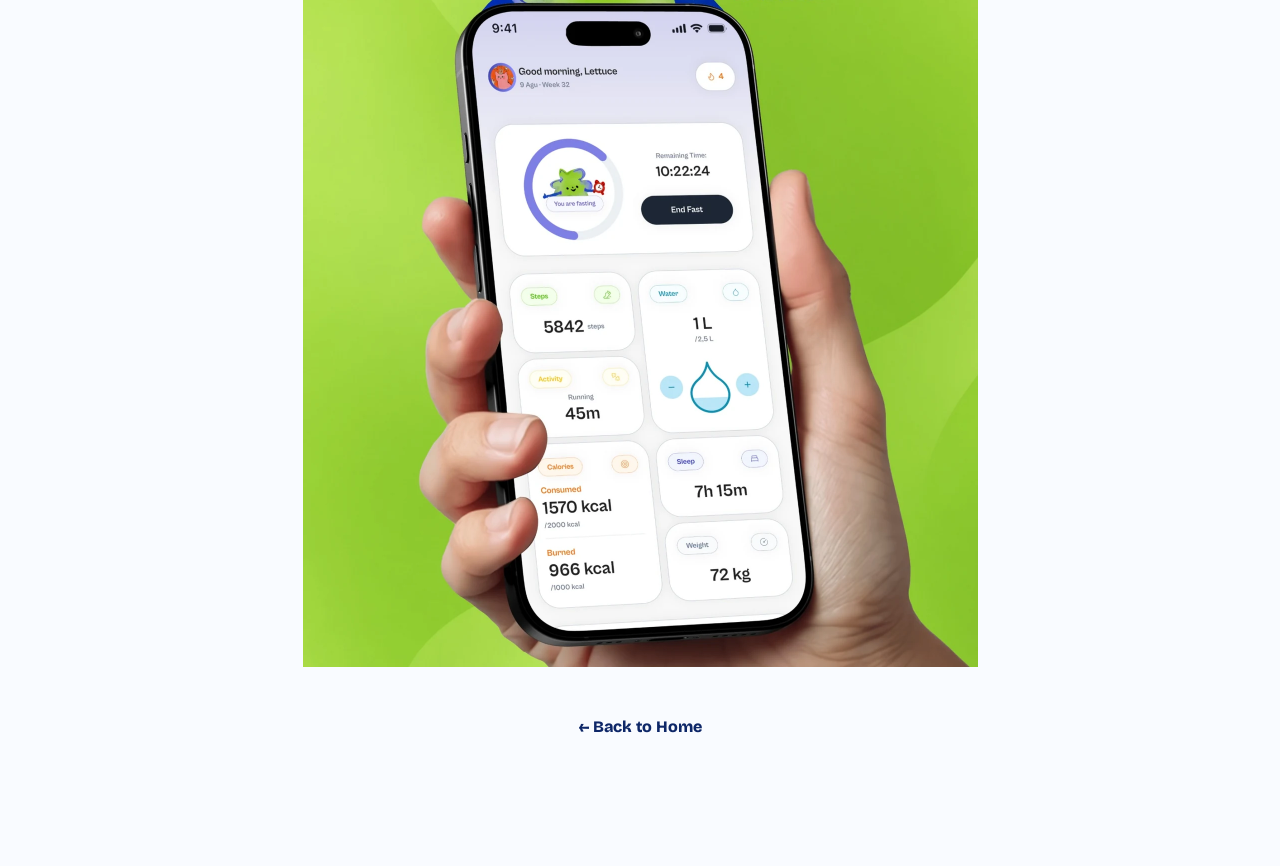
<file: lettuce.html>
<!DOCTYPE html>
<html lang="en">
<head>
<meta charset="UTF-8">
<meta name="viewport" content="width=device-width, initial-scale=1.0">
<title>Lettuce - Feza</title>
<link rel="icon" href="assets/img/star.svg" type="image/svg+xml">
<link rel="stylesheet" href="css/style.css">
<link rel="stylesheet" href="css/project.css">
<link rel="stylesheet" href="css/navigation.css">
</head>
<body>

<div id="cursor-star">
  <div class="star-spin">
    <img class="star-base" src="assets/img/star.svg" alt="">
    <img class="star-click" src="assets/img/star-lime.svg" alt="">
  </div>
</div>

<nav class="nav">
  <a href="index.html#home" data-i18n="text82">Home</a>
  <a href="index.html#works" data-i18n="text83">Work</a>
  <a href="index.html#about" data-i18n="text84">About</a>
  <a href="index.html#contact" data-i18n="text85">Contact</a>
<div class="language-switch" role="group" aria-label="Language / Dil"><button type="button" data-language="en" aria-pressed="true" lang="en">EN</button><button type="button" data-language="tr" aria-pressed="false" lang="tr">TR</button></div>
</nav>

<section class="project-hero"><a class="back-link" href="index.html#works" data-i18n="text86">← Back to Works</a><span class="tag" data-i18n="text87">Mobile App</span><h1>Lettuce</h1><p data-i18n="text88">Lettuce - AI Calorie Counter is a tracking app available on the App Store and Google Play. I led the entire design process for the app from end to end.</p></section>

<section class="project-images">
<img src="assets/img/lettuce/1.webp" alt="Feed1" width="1080" height="1350" decoding="async" loading="lazy">
<img src="assets/img/lettuce/2.webp" alt="Feed2" width="1080" height="1350" decoding="async" loading="lazy">
<img src="assets/img/lettuce/3.webp" alt="Feed3" width="1080" height="1350" decoding="async" loading="lazy">
<img src="assets/img/lettuce/4.webp" alt="Feed4" width="1080" height="1350" decoding="async" loading="lazy">
<img src="assets/img/lettuce/5.webp" alt="Feed5" width="1350" height="1688" decoding="async" loading="lazy">
<img src="assets/img/lettuce/6.webp" alt="Feed6" width="1350" height="1688" decoding="async" loading="lazy">
</section>

<div class="project-footer">
  <a class="back-link" href="index.html#home" data-i18n="text89">← Back to Home</a>
</div>

<script src="js/i18n.js"></script>
<script src="js/cursor.js"></script>
</body>
</html>
</file>
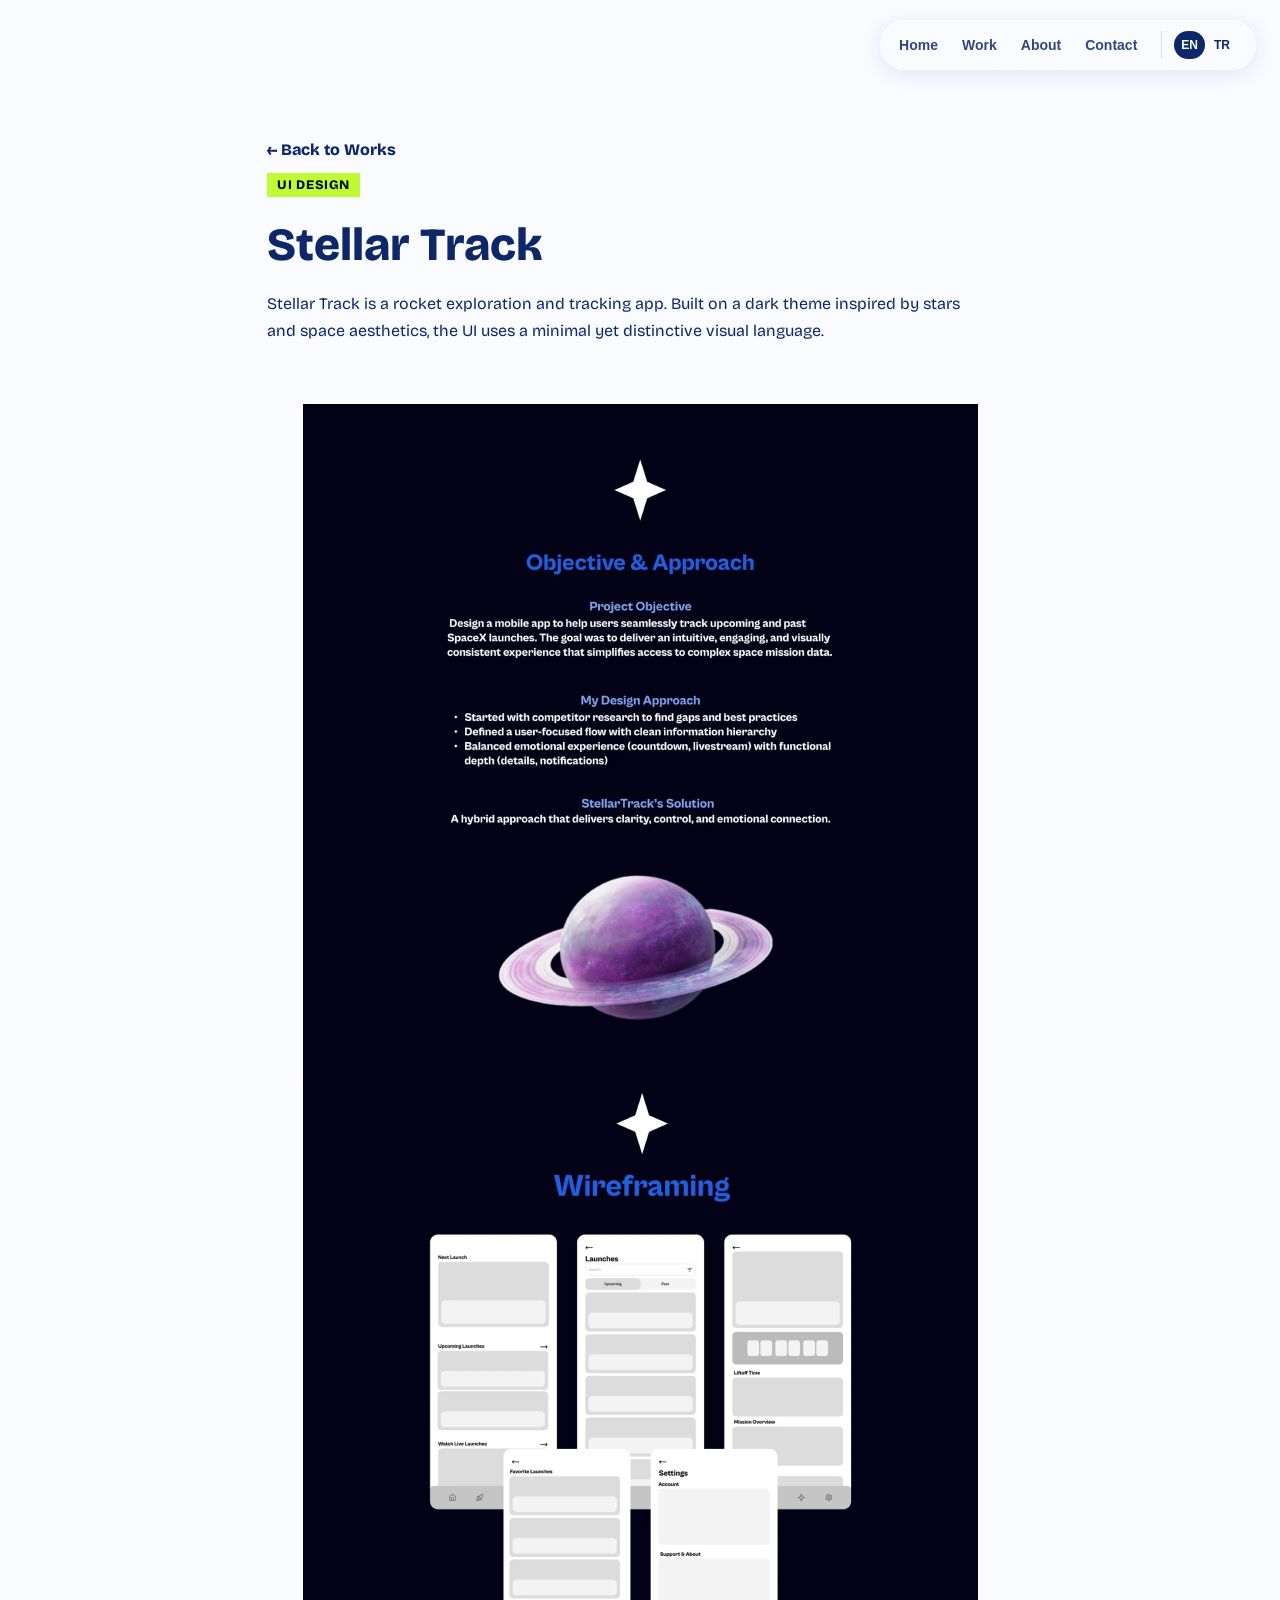
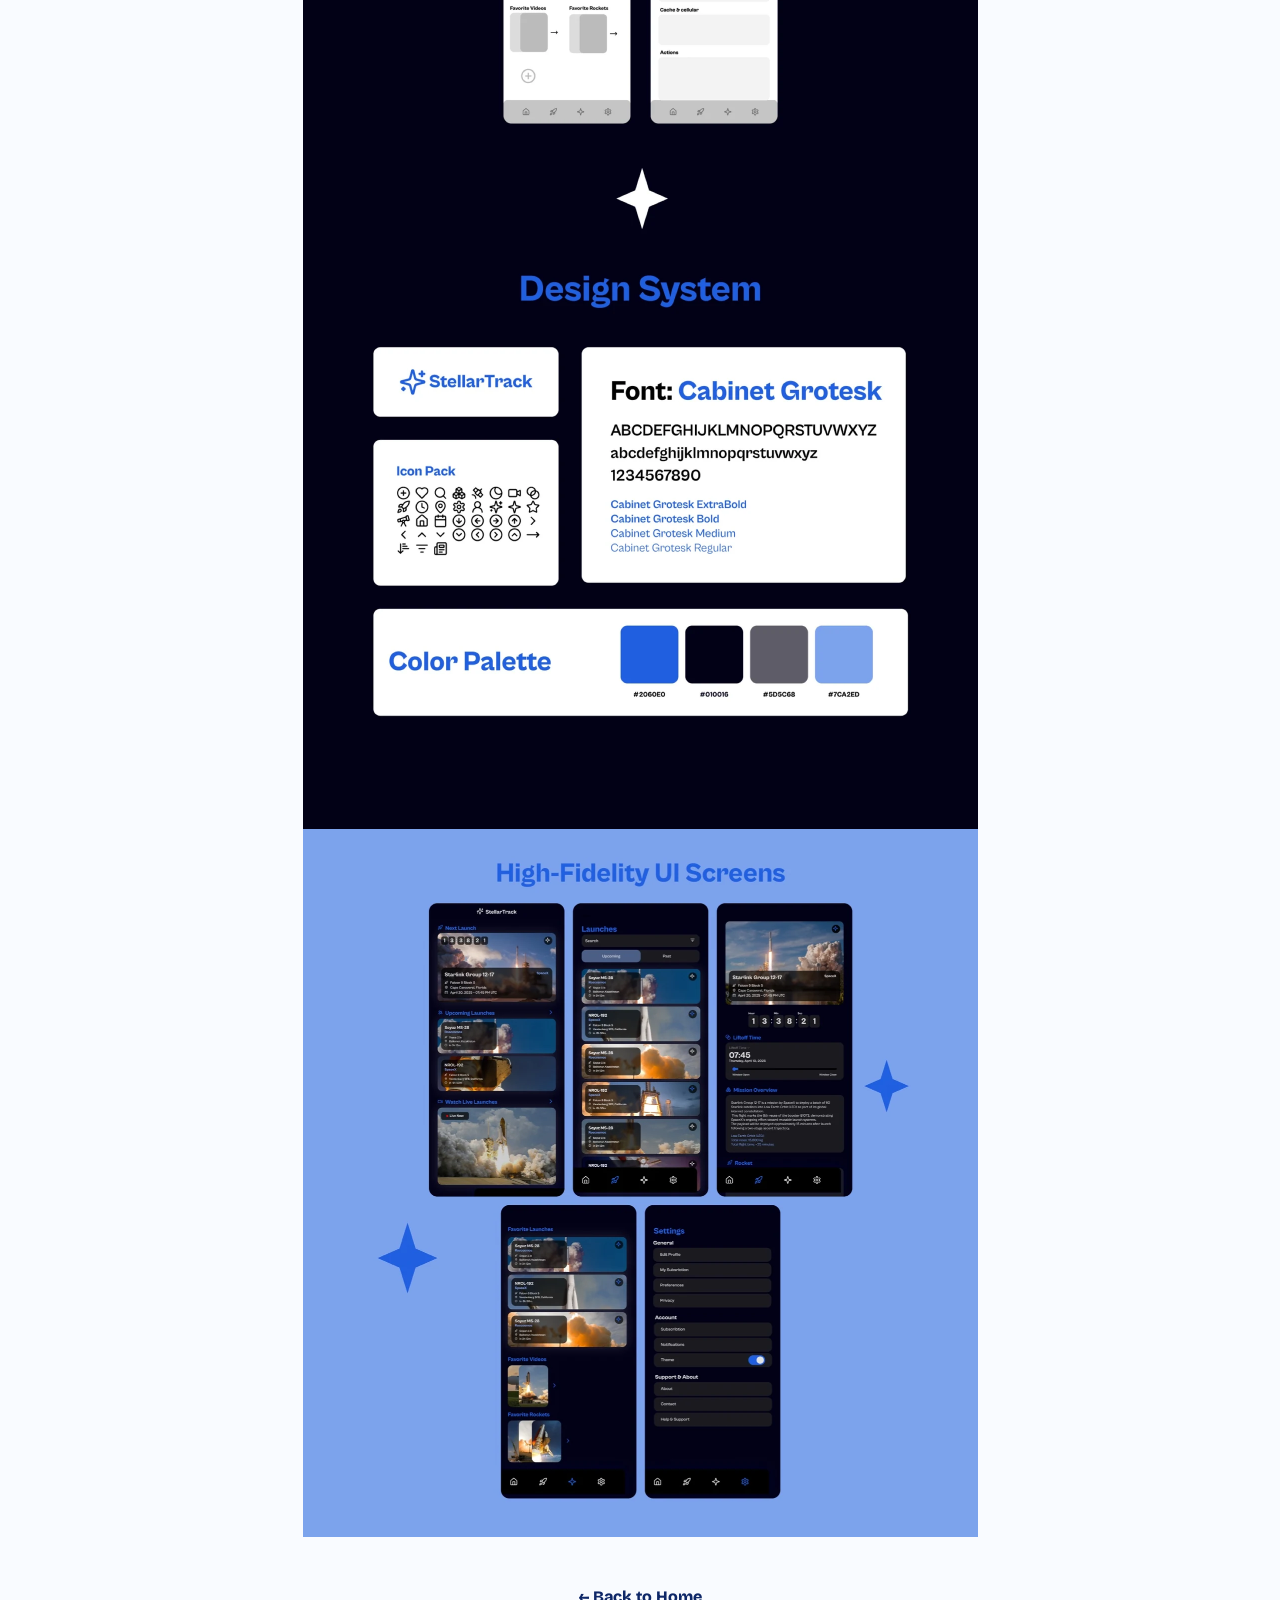
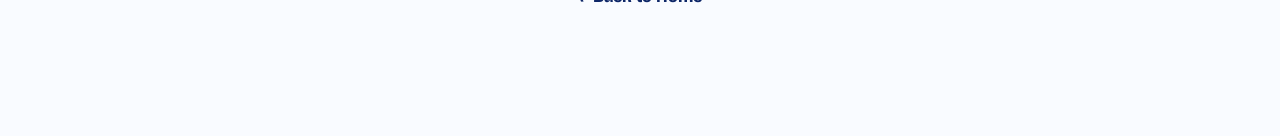
<file: stellar-track.html>
<!DOCTYPE html>
<html lang="en">
<head>
<meta charset="UTF-8">
<meta name="viewport" content="width=device-width, initial-scale=1.0">
<title>Stellar Track — Feza</title>
<link rel="icon" href="assets/img/star.svg" type="image/svg+xml">
<link rel="stylesheet" href="css/style.css">
<link rel="stylesheet" href="css/project.css">
<link rel="stylesheet" href="css/navigation.css">
</head>
<body>

<div id="cursor-star">
  <div class="star-spin">
    <img class="star-base" src="assets/img/star.svg" alt="">
    <img class="star-click" src="assets/img/star-lime.svg" alt="">
  </div>
</div>

<nav class="nav">
  <a href="index.html#home" data-i18n="text114">Home</a>
  <a href="index.html#works" data-i18n="text115">Work</a>
  <a href="index.html#about" data-i18n="text116">About</a>
  <a href="index.html#contact" data-i18n="text117">Contact</a>
<div class="language-switch" role="group" aria-label="Language / Dil"><button type="button" data-language="en" aria-pressed="true" lang="en">EN</button><button type="button" data-language="tr" aria-pressed="false" lang="tr">TR</button></div>
</nav>

<section class="project-hero">
  <a class="back-link" href="index.html#works" data-i18n="text118">← Back to Works</a>
  <span class="tag" data-i18n="text119">UI Design</span>
  <h1>Stellar Track</h1>
  <p data-i18n="text120">
    Stellar Track is a rocket exploration and tracking app. Built on a dark theme inspired by
    stars and space aesthetics, the UI uses a minimal yet distinctive visual language.
  </p>
</section>

<section class="project-images">
  <img src="assets/img/stellartrack-detail-1.webp" alt="Stellar Track UI design 1" width="1350" height="1350" decoding="async" loading="lazy">
  <img src="assets/img/stellartrack-detail-2.webp" alt="Stellar Track UI design 2" width="1350" height="1350" decoding="async" loading="lazy">
  <img src="assets/img/stellartrack-detail-3.webp" alt="Stellar Track UI design 3" width="1350" height="1350" decoding="async" loading="lazy">
  <img src="assets/img/stellartrack-detail-4.webp" alt="Stellar Track UI design 4" width="1350" height="1415" decoding="async" loading="lazy">
</section>

<div class="project-footer">
  <a class="back-link" href="index.html#home" data-i18n="text121">← Back to Home</a>
</div>

<script src="js/i18n.js"></script>
<script src="js/cursor.js"></script>
</body>
</html>
</file>
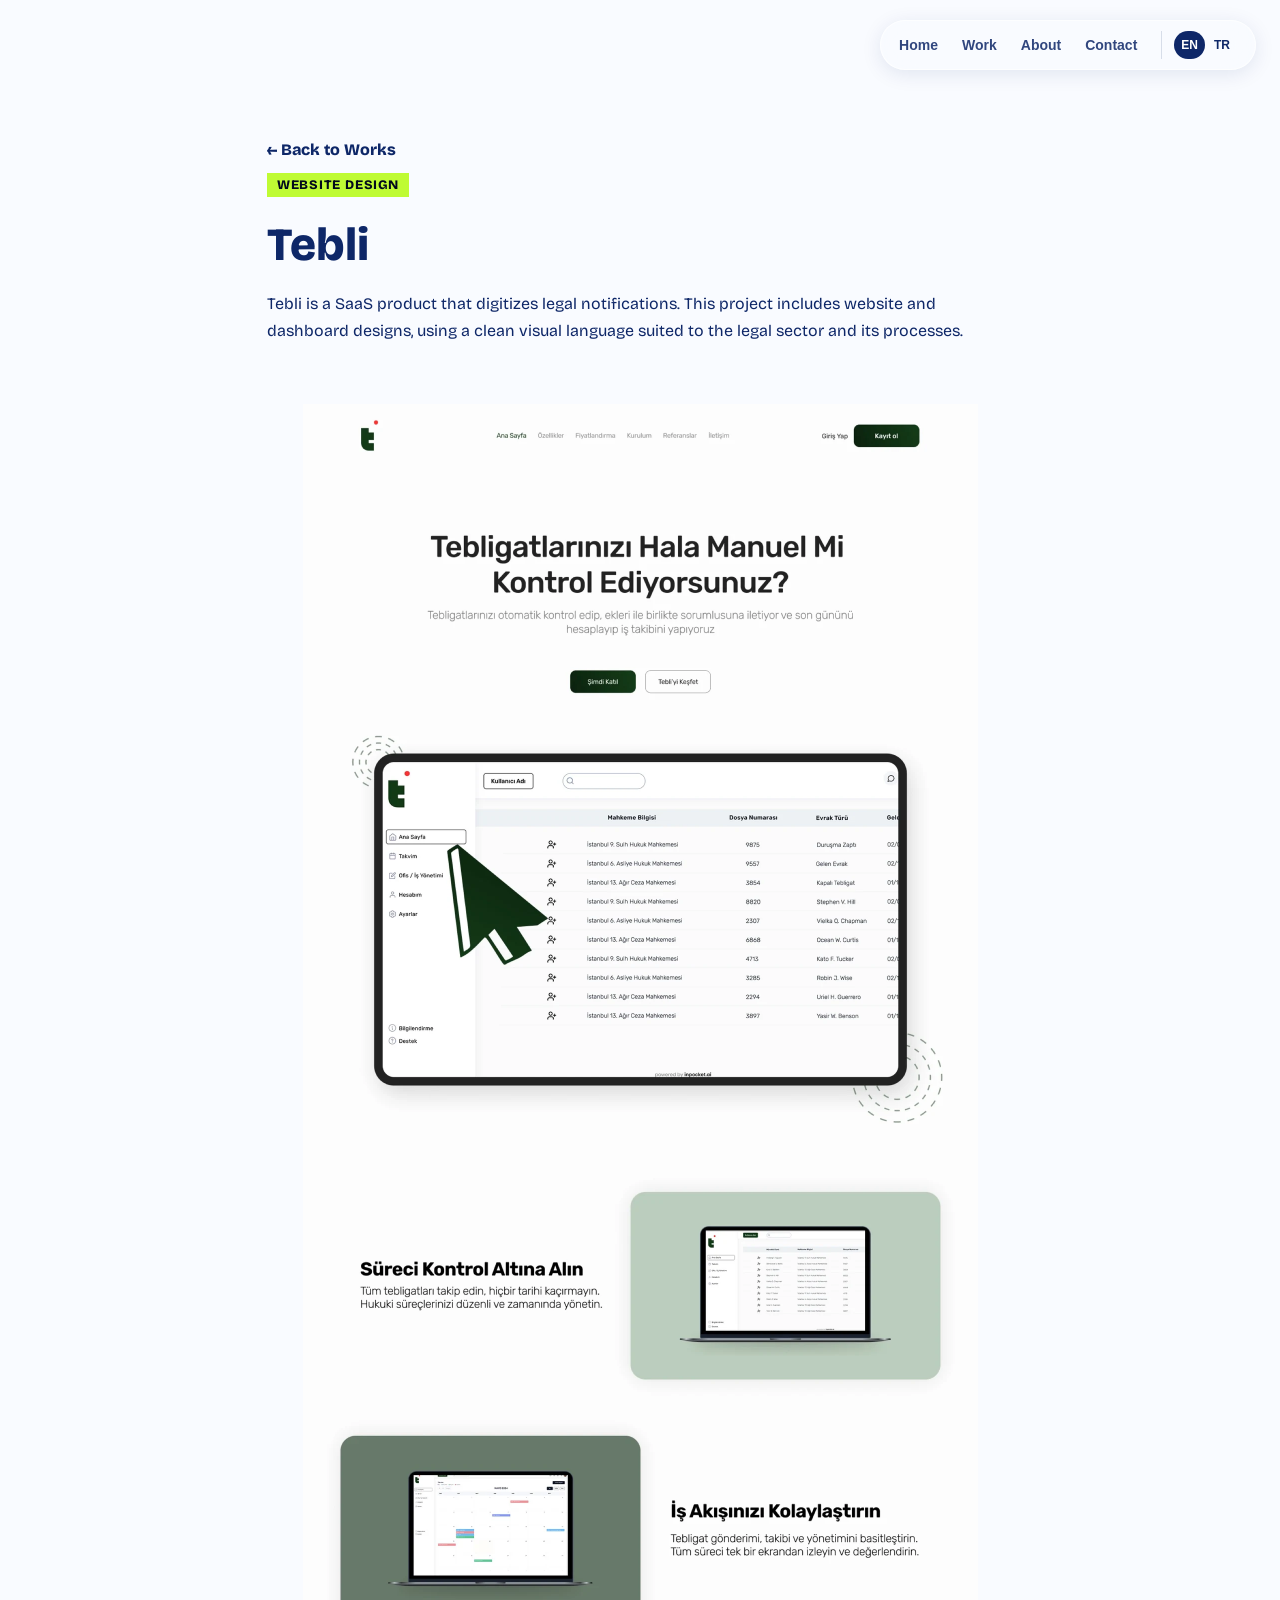
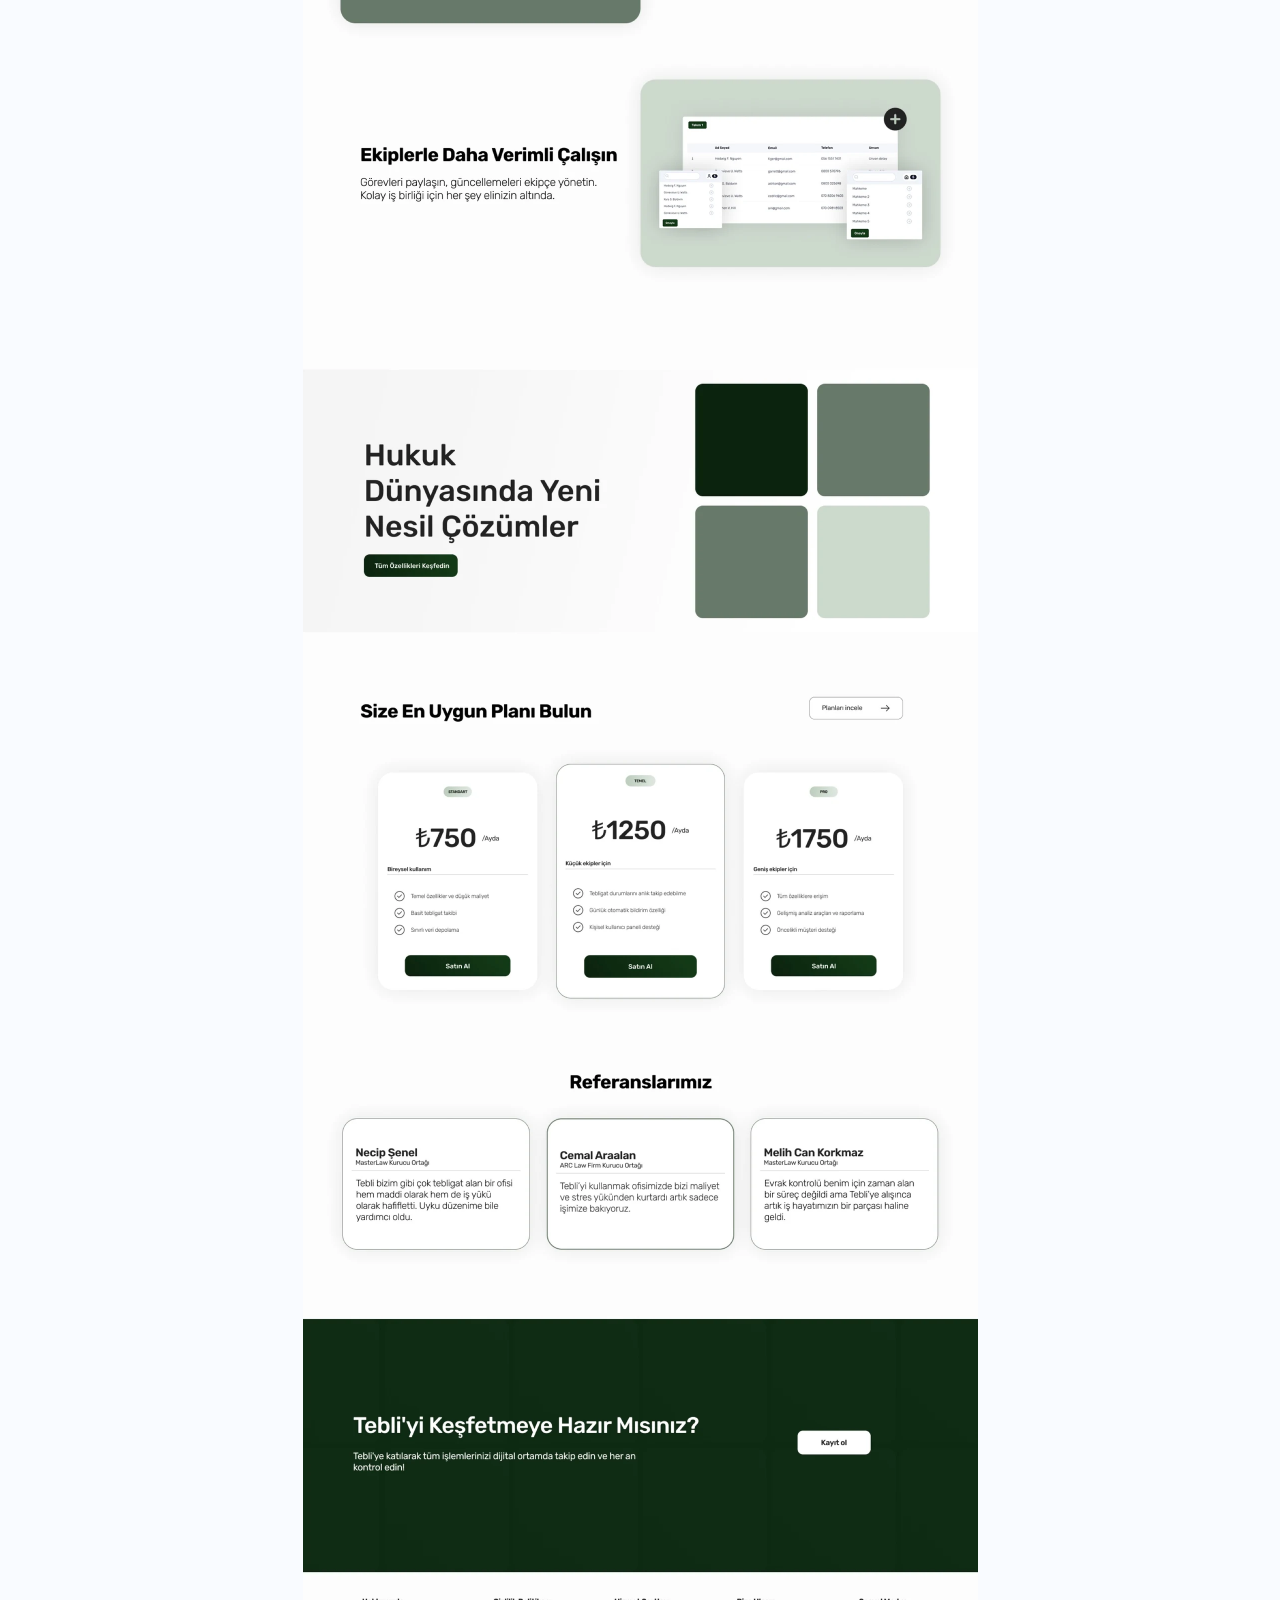
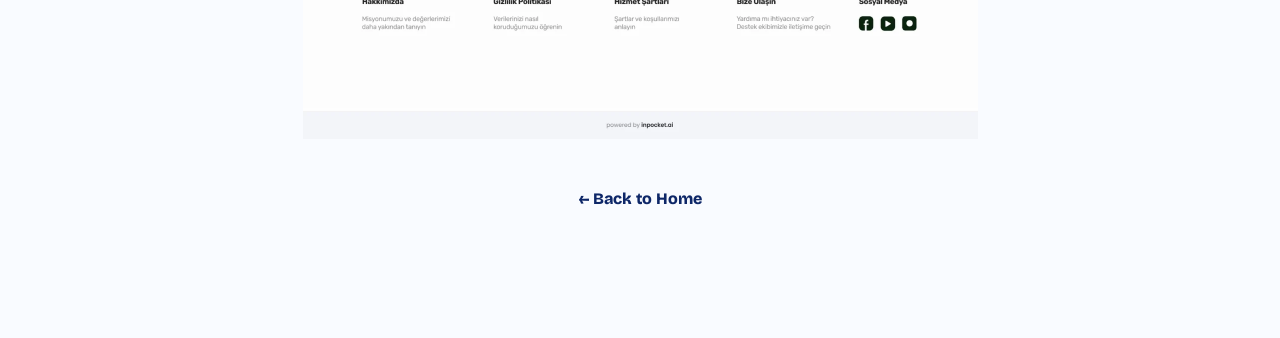
<file: tebli.html>
<!DOCTYPE html>
<html lang="en">
<head>
<meta charset="UTF-8">
<meta name="viewport" content="width=device-width, initial-scale=1.0">
<title>Tebli — Feza</title>
<link rel="icon" href="assets/img/star.svg" type="image/svg+xml">
<link rel="stylesheet" href="css/style.css">
<link rel="stylesheet" href="css/project.css">
<link rel="stylesheet" href="css/navigation.css">
</head>
<body>

<div id="cursor-star">
  <div class="star-spin">
    <img class="star-base" src="assets/img/star.svg" alt="">
    <img class="star-click" src="assets/img/star-lime.svg" alt="">
  </div>
</div>

<nav class="nav">
  <a href="index.html#home" data-i18n="text98">Home</a>
  <a href="index.html#works" data-i18n="text99">Work</a>
  <a href="index.html#about" data-i18n="text100">About</a>
  <a href="index.html#contact" data-i18n="text101">Contact</a>
<div class="language-switch" role="group" aria-label="Language / Dil"><button type="button" data-language="en" aria-pressed="true" lang="en">EN</button><button type="button" data-language="tr" aria-pressed="false" lang="tr">TR</button></div>
</nav>

<section class="project-hero">
  <a class="back-link" href="index.html#works" data-i18n="text102">← Back to Works</a>
  <span class="tag" data-i18n="text103">Website Design</span>
  <h1>Tebli</h1>
  <p data-i18n="text104">
    Tebli is a SaaS product that digitizes legal notifications. This project includes website
    and dashboard designs, using a clean visual language suited to the legal sector and its
    processes.
  </p>
</section>

<section class="project-images">
  <img src="assets/img/tebli-detail-1.webp" alt="Tebli dashboard design" width="1350" height="5870" decoding="async" loading="lazy">
</section>

<div class="project-footer">
  <a class="back-link" href="index.html#home" data-i18n="text105">← Back to Home</a>
</div>

<script src="js/i18n.js"></script>
<script src="js/cursor.js"></script>
</body>
</html>
</file>
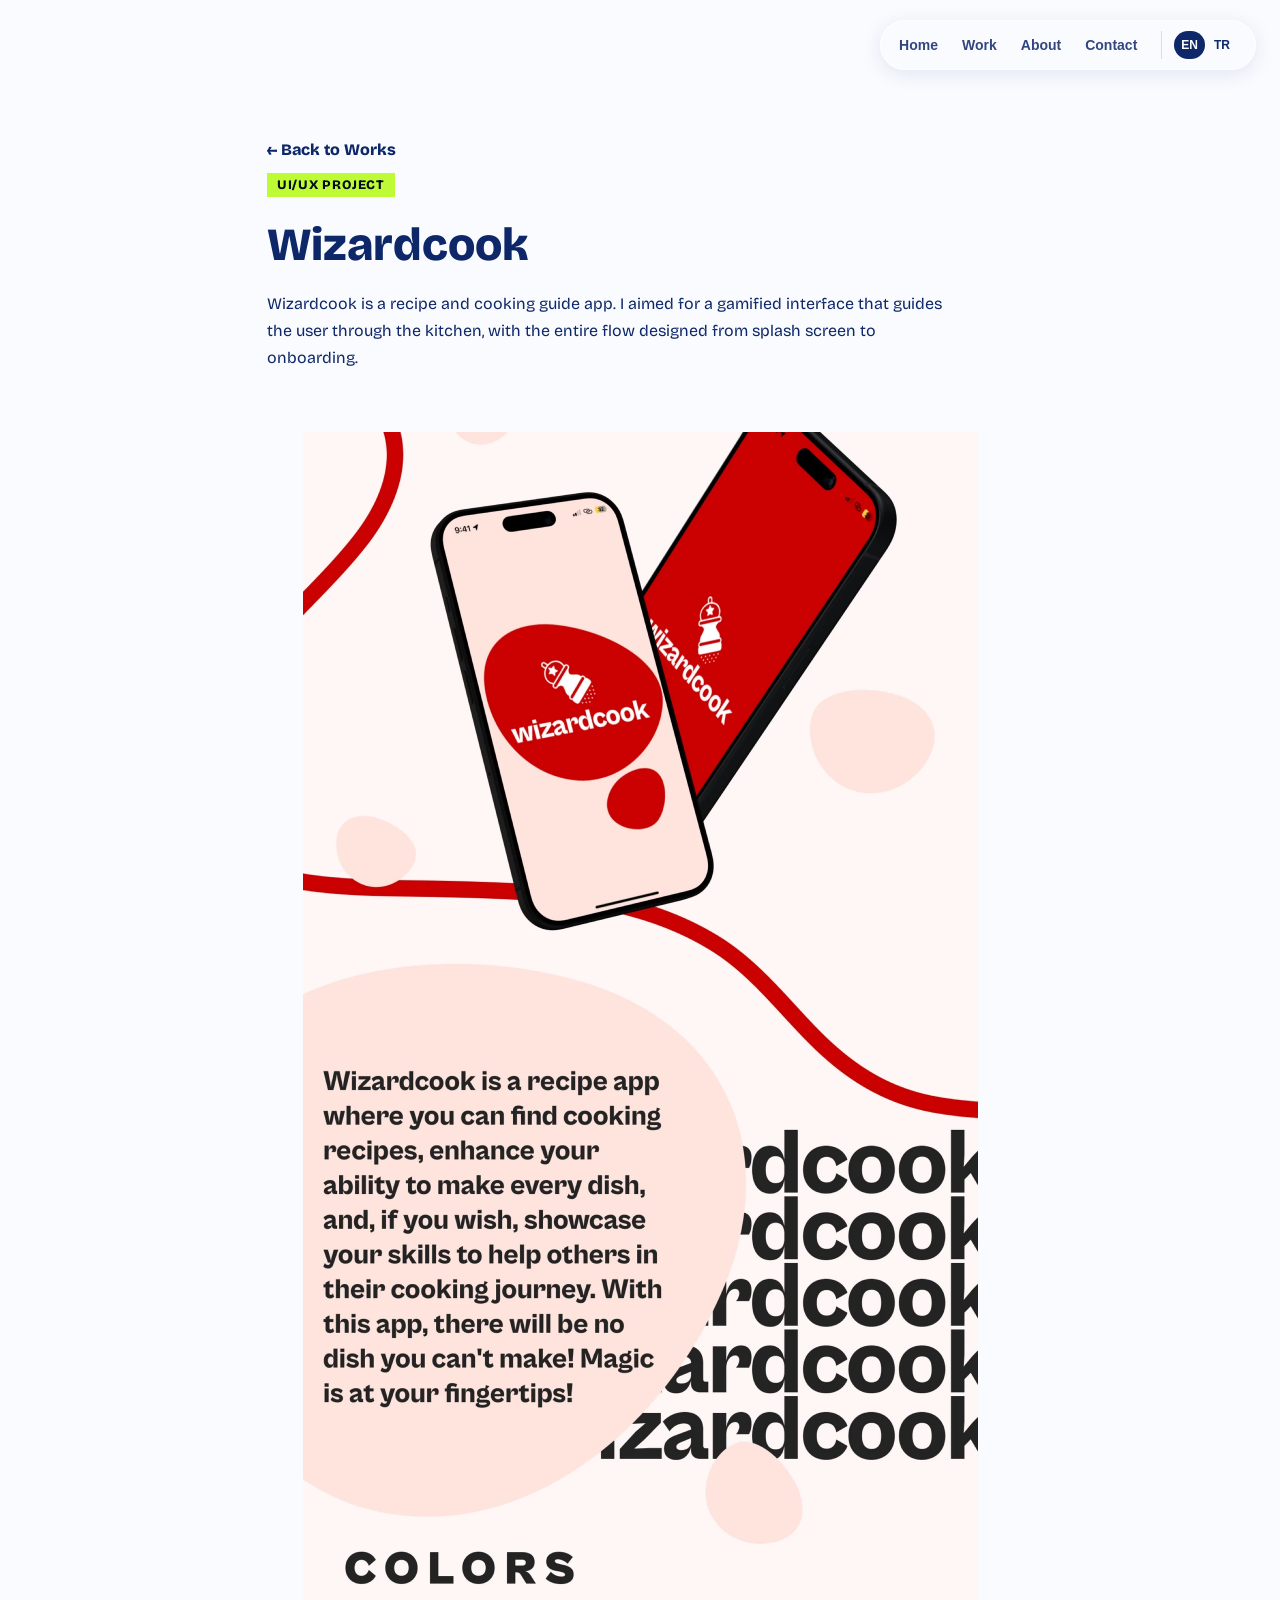
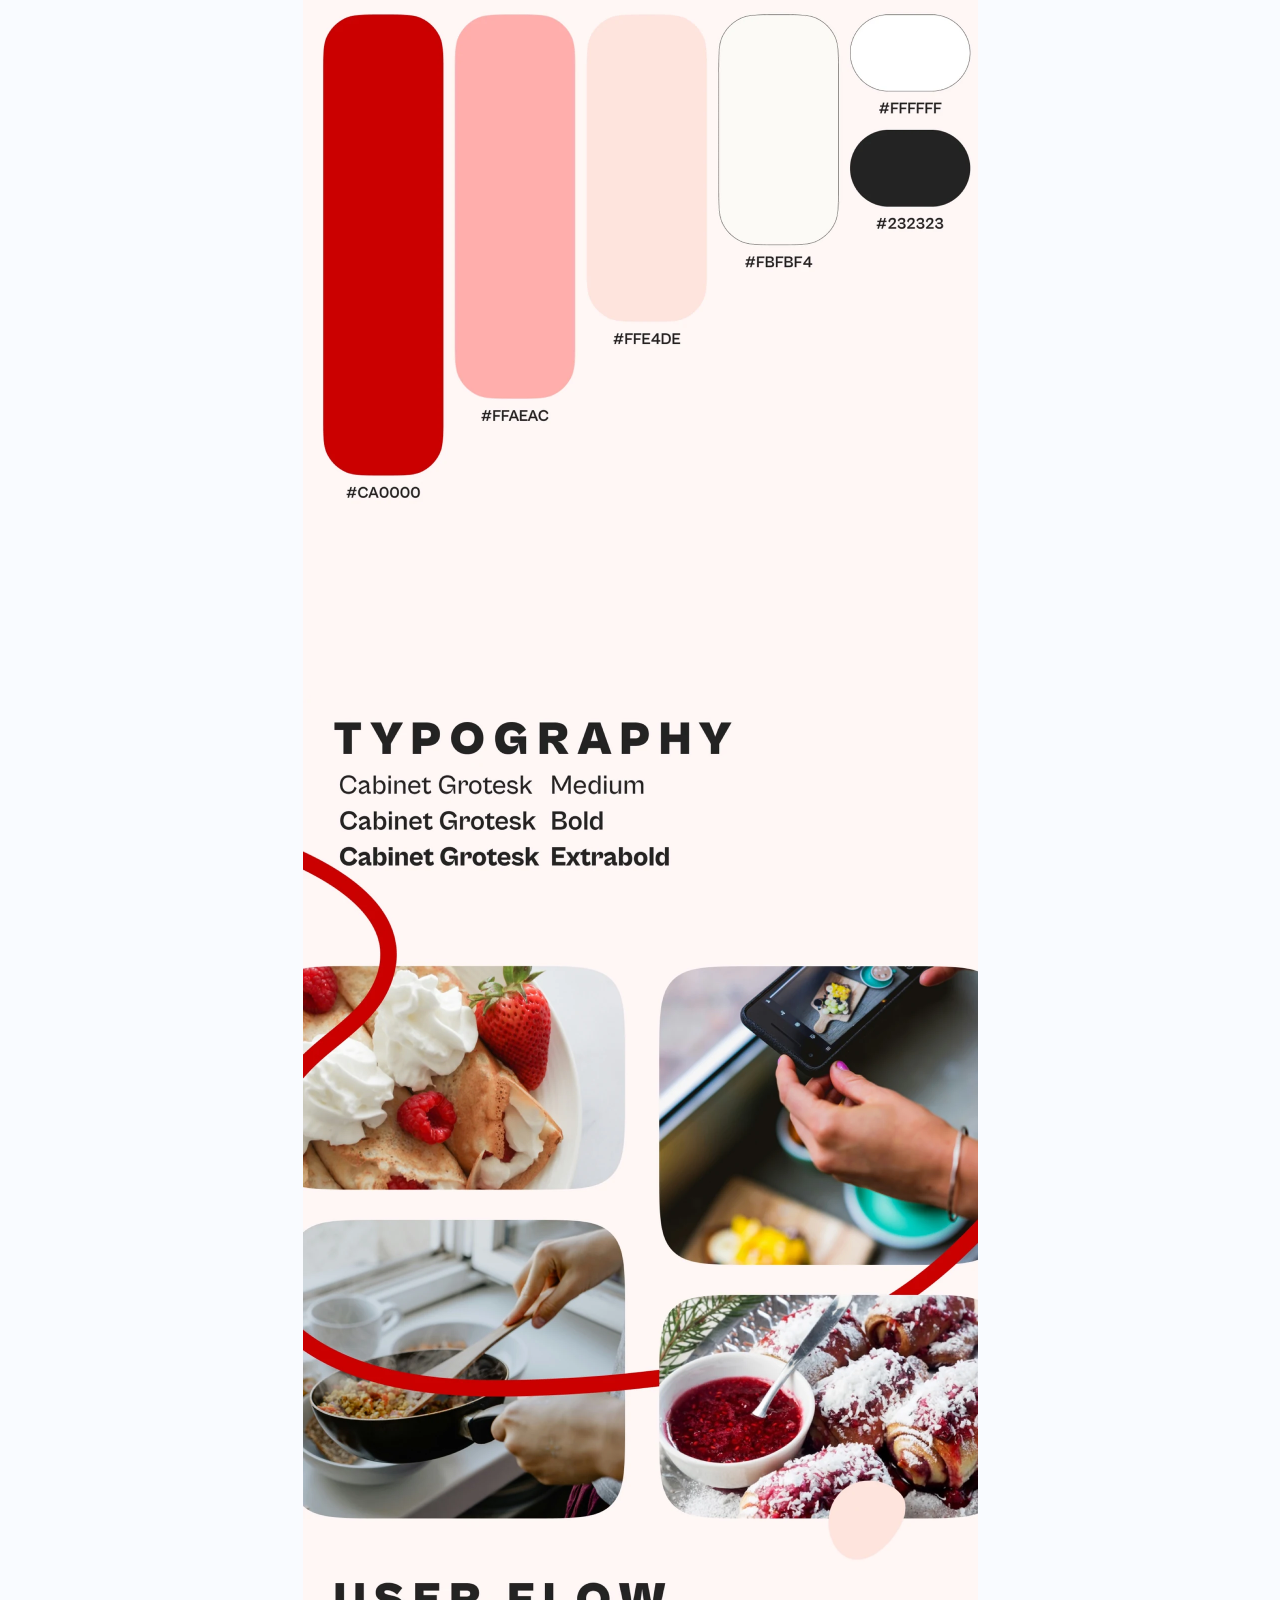
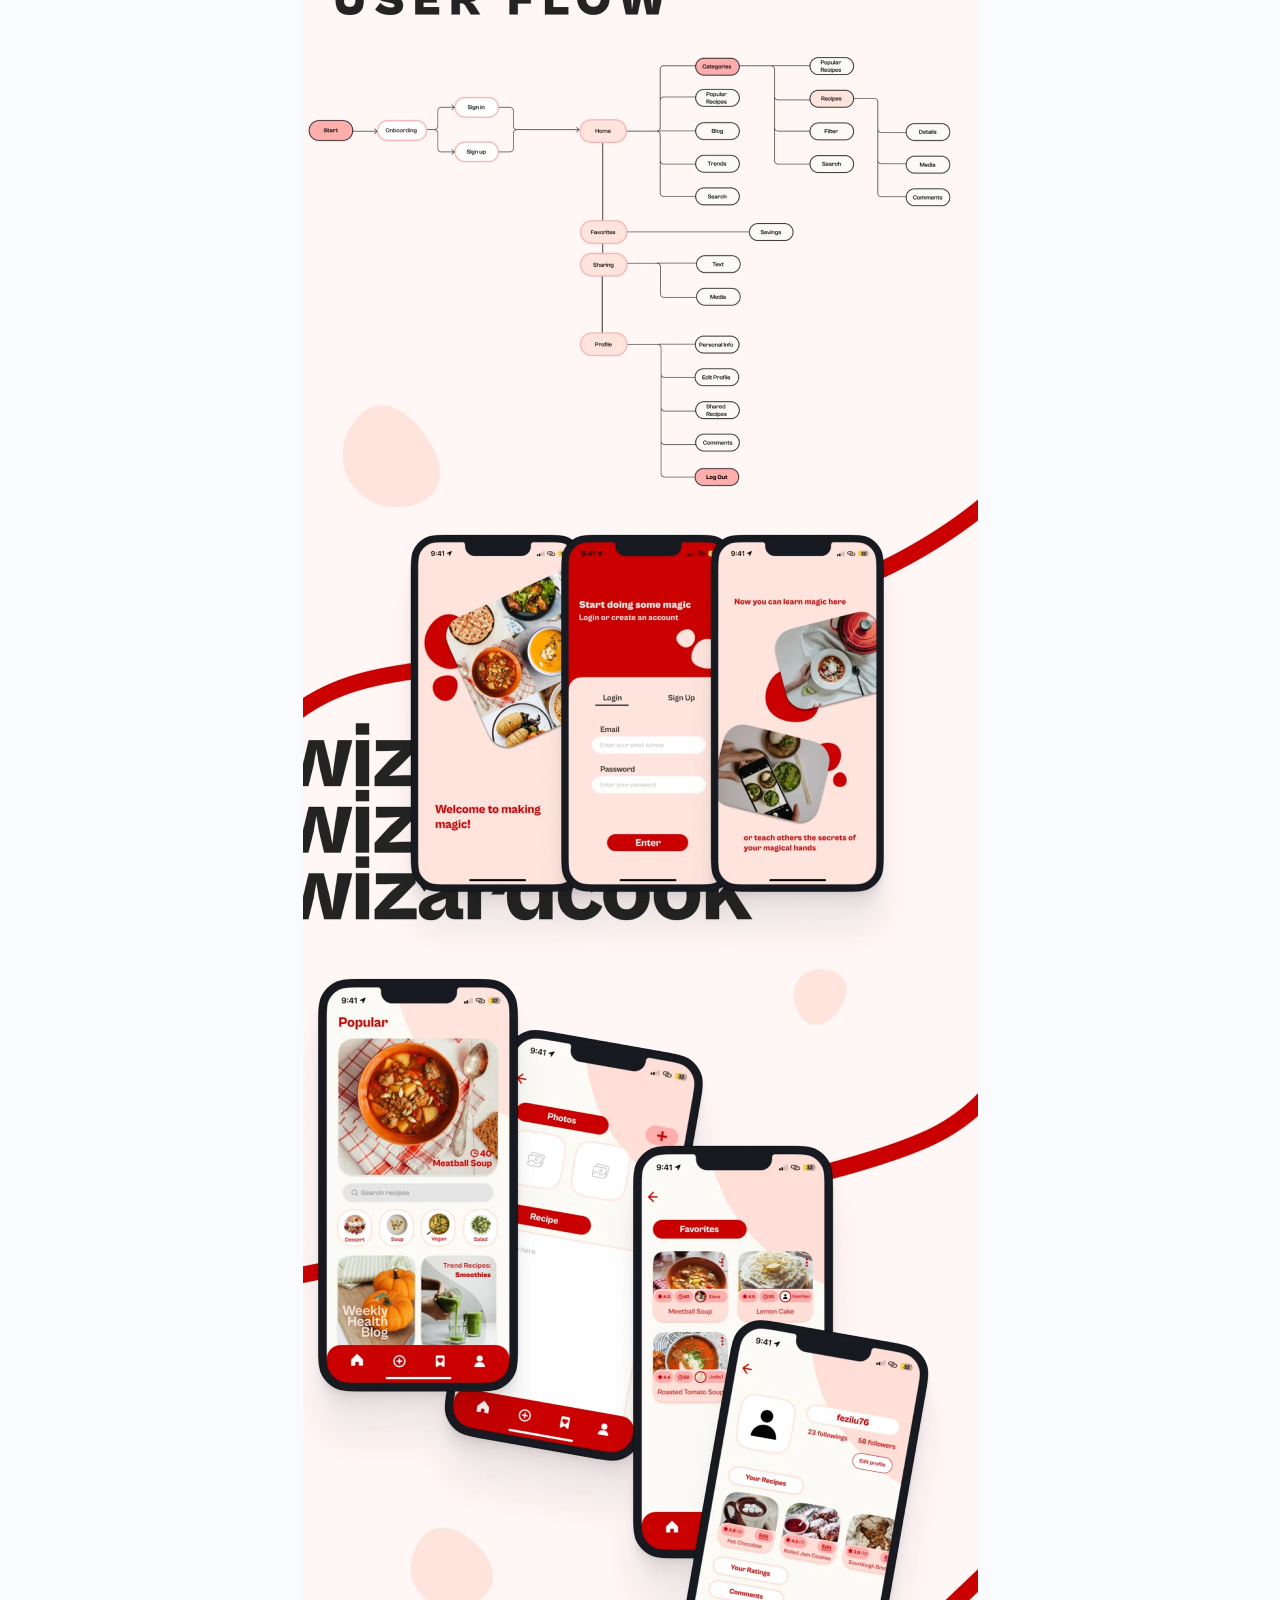
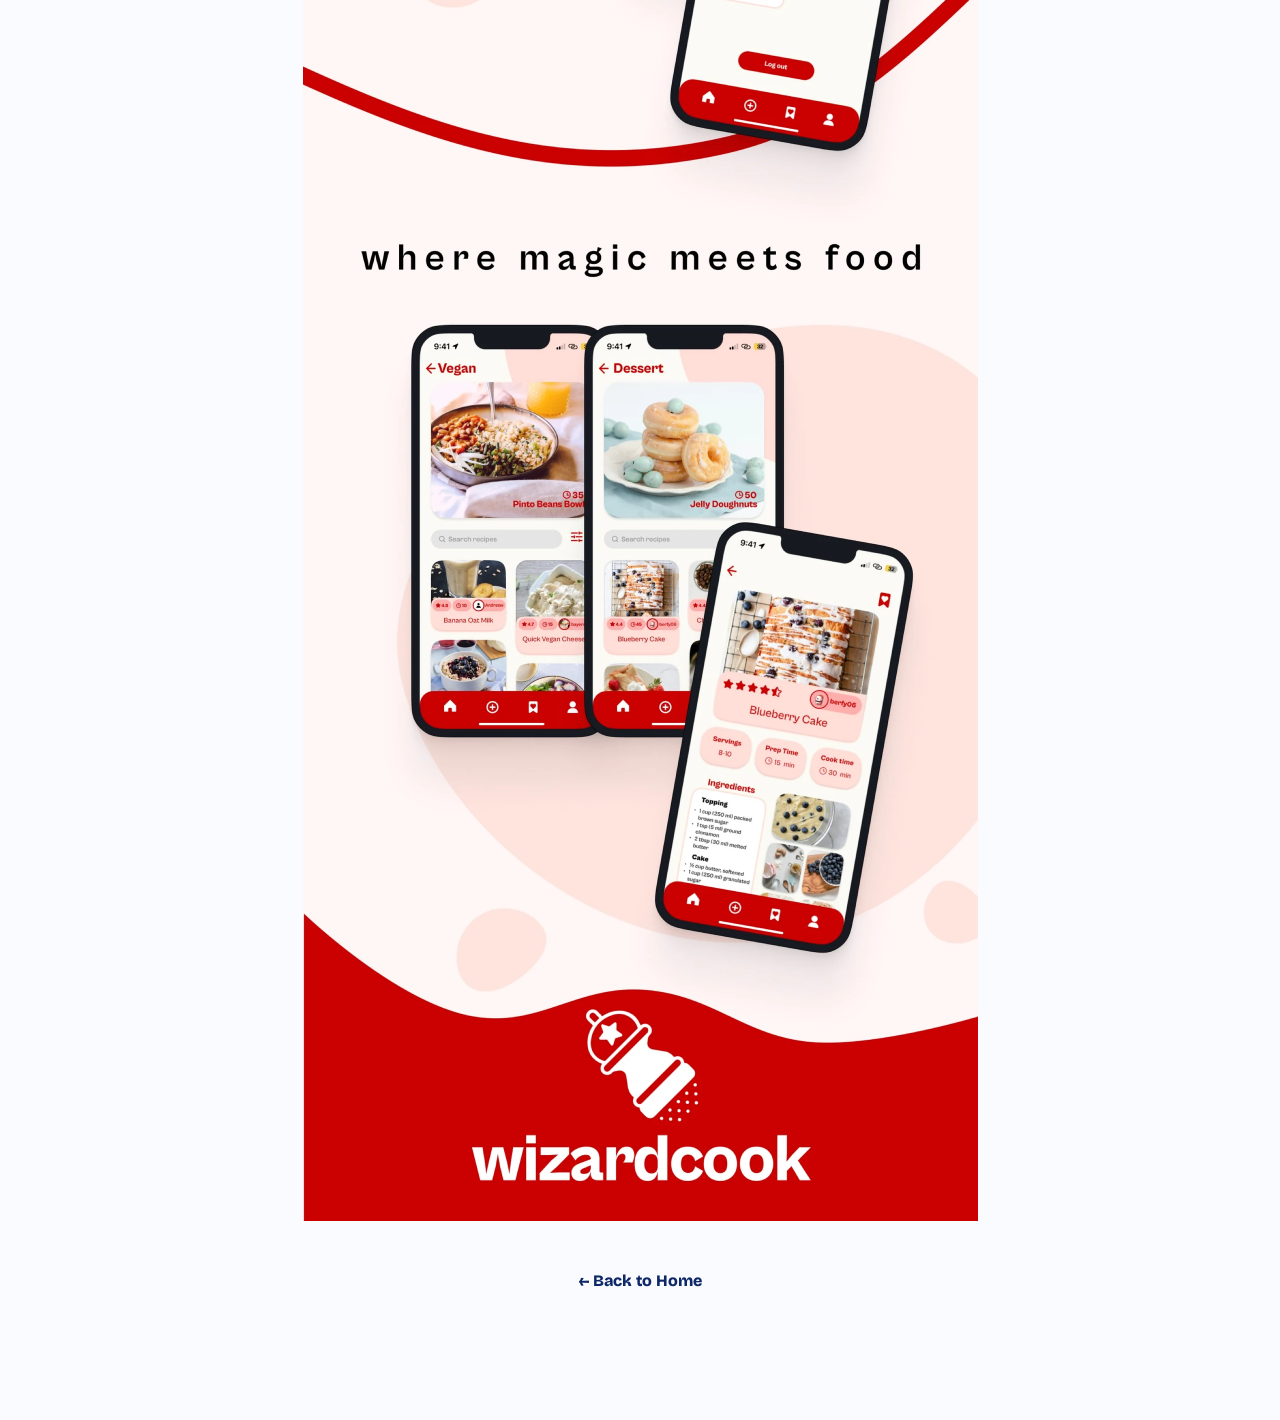
<file: wizardcook.html>
<!DOCTYPE html>
<html lang="en">
<head>
<meta charset="UTF-8">
<meta name="viewport" content="width=device-width, initial-scale=1.0">
<title>Wizardcook — Feza</title>
<link rel="icon" href="assets/img/star.svg" type="image/svg+xml">
<link rel="stylesheet" href="css/style.css">
<link rel="stylesheet" href="css/project.css">
<link rel="stylesheet" href="css/navigation.css">
</head>
<body>

<div id="cursor-star">
  <div class="star-spin">
    <img class="star-base" src="assets/img/star.svg" alt="">
    <img class="star-click" src="assets/img/star-lime.svg" alt="">
  </div>
</div>

<nav class="nav">
  <a href="index.html#home" data-i18n="text130">Home</a>
  <a href="index.html#works" data-i18n="text131">Work</a>
  <a href="index.html#about" data-i18n="text132">About</a>
  <a href="index.html#contact" data-i18n="text133">Contact</a>
<div class="language-switch" role="group" aria-label="Language / Dil"><button type="button" data-language="en" aria-pressed="true" lang="en">EN</button><button type="button" data-language="tr" aria-pressed="false" lang="tr">TR</button></div>
</nav>

<section class="project-hero">
  <a class="back-link" href="index.html#works" data-i18n="text134">← Back to Works</a>
  <span class="tag" data-i18n="text135">UI/UX Project</span>
  <h1>Wizardcook</h1>
  <p data-i18n="text136">
    Wizardcook is a recipe and cooking guide app. I aimed for a gamified interface that guides
    the user through the kitchen, with the entire flow designed from splash screen to onboarding.
  </p>
</section>

<section class="project-images">
  <img src="assets/img/wizardcook-detail-1.webp" alt="Wizardcook UI screens 1" width="1350" height="3726" decoding="async" loading="lazy">
  <img src="assets/img/wizardcook-detail-2.webp" alt="Wizardcook UI screens 2" width="1350" height="3726" decoding="async" loading="lazy">
  <img src="assets/img/wizardcook-detail-3.webp" alt="Wizardcook UI screens 3" width="1350" height="3726" decoding="async" loading="lazy">
</section>

<div class="project-footer">
  <a class="back-link" href="index.html#home" data-i18n="text137">← Back to Home</a>
</div>

<script src="js/i18n.js"></script>
<script src="js/cursor.js"></script>
</body>
</html>
</file>
<file: css/style.css>
/* ===== Fonts ===== */
@import url('https://api.fontshare.com/v2/css?f[]=cabinet-grotesk@400,500,700,800,900&display=swap');

@import url('https://fonts.googleapis.com/css2?family=Bricolage+Grotesque:opsz,wght@12..96,400;12..96,500;12..96,700;12..96,800&display=swap');

/* ===== Reset ===== */
*, *::before, *::after { box-sizing: border-box; margin: 0; padding: 0; }
html { scroll-behavior: smooth; }
img { max-width: 100%; display: block; }
a { color: inherit; text-decoration: none; }
button, input, textarea { font-family: inherit; }

/* ===== Vars ===== */
:root{
  --electric-blue: #0009FF;
  --txt-blue: #0E2768;
  --navy: #020A1C;
  --navy-deep: #020A1C;
  --bg: #f9fbff;
  --lavender: #9B9EFF;
  --lime: #BFFB34;
  --ink: #0a0a1a;
  --white: #ffffff;
  --radius: 0px;
}

body{
  font-family: 'Bricolage Grotesque', sans-serif;
  background: var(--bg);
  color: var(--ink);
  overflow-x: hidden;
}

@media (pointer: fine){
  body.has-custom-cursor, body.has-custom-cursor a, body.has-custom-cursor button{ cursor: none; }
}

/* ===== Custom star cursor ===== */
#cursor-star{
  position: fixed;
  top: 0; left: 0;
  width: 36px; height: 36px;
  pointer-events: none;
  z-index: 9999;
  transform: translate(-50%, -50%);
  will-change: transform;
  transition: opacity .2s ease;
  opacity: 0;
}
#cursor-star.visible{ opacity: 1; }
#cursor-star .star-spin{
  position: relative;
  width: 100%; height: 100%;
  animation: cursor-spin 6s linear infinite;
  transition: transform .2s ease;
}
#cursor-star.grow .star-spin{ transform: scale(1.5); }
#cursor-star img{
  position: absolute;
  top: 0; left: 0;
  width: 100%; height: 100%;
  transition: opacity .15s ease;
}
#cursor-star .star-click{ opacity: 0; }
#cursor-star.clicked .star-base{ opacity: 0; }
#cursor-star.clicked .star-click{ opacity: 1; }
#cursor-star.clicked .star-spin{ transform: scale(1.35); }

/* click burst particles */
.click-particle{
  position: fixed;
  top: 0; left: 0;
  width: 7px; height: 7px;
  background: var(--lime);
  pointer-events: none;
  z-index: 9998;
  animation: particle-burst .5s ease-out forwards;
}
@keyframes particle-burst{
  from{ transform: translate(-50%, -50%) translate(0, 0) scale(1); opacity: 1; }
  to{ transform: translate(-50%, -50%) translate(var(--px), var(--py)) scale(.2); opacity: 0; }
}
@keyframes cursor-spin{ from{ transform: rotate(0deg);} to{ transform: rotate(360deg);} }

/* ===== Nav ===== */
.nav{
  position: fixed;
  top: 20px; right: 24px;
  z-index: 300;
  display: flex;
  gap: 28px;
  padding: 10px 22px;
  background: rgba(255,255,255,.7);
  backdrop-filter: blur(10px);
  border-radius: 999px;
  box-shadow: 0 4px 20px rgba(18,59,163,.08);
}
.nav a{
  font-size: 14px;
  font-weight: 700;
  color: var(--txt-blue);
  opacity: .85;
  transition: opacity .2s ease;
}
.nav a:hover{ opacity: 1; }

/* ===== Hero ===== */
.hero{
  position: relative;
  min-height: 100vh;
  display: flex;
  align-items: center;
  padding: 120px 6vw 80px;
  background:
    radial-gradient(circle at 4% -4%, var(--lavender) 0%, rgba(155,158,255,0) 45%),
    var(--bg);
}
.hero-inner{
  display: grid;
  grid-template-columns: 1.15fr .85fr;
  gap: 60px;
  align-items: center;
  max-width: 1200px;
  margin: 0 auto;
  width: 100%;
}
.hero-text h1{
  font-size: clamp(29px, 3.6vw, 46px);
  font-weight: 500;
  line-height: 1.35;
  color: var(--txt-blue);
  max-width: 560px;
}
.hero-text h1 strong{ font-weight: 800; }
.hero-photo-wrap{
  position: relative;
  justify-self: center;
}
.hero-photo{
  width: min(320px, 80vw);
  aspect-ratio: 3/3.6;
  overflow: hidden;
  border-radius: var(--radius);
  transform: rotate(4deg);
  box-shadow: 0 30px 60px rgba(10,10,40,.18);
}
.hero-photo img{
  width: 100%; height: 100%;
  object-fit: cover;
}
.hero-star{
  position: absolute;
  left: -40px; bottom: -20px;
  width: 74px; height: 74px;
  animation: cursor-spin 10s linear infinite;
}

/* ===== Marquee slider ===== */
.marquee{
  background: var(--lime);
  border-top: 2px solid var(--navy);
  border-bottom: 2px solid var(--navy);
  overflow: hidden;
  padding: 16px 0;
}
.marquee-track{
  display: flex;
  width: max-content;
  animation: marquee 21s linear infinite;
}
.marquee-track span{
  font-size: clamp(18px, 2.2vw, 26px);
  font-weight: 800;
  color: var(--navy);
  padding: 0 22px;
  white-space: nowrap;
}
.marquee-track .m-sep{ padding: 0 22px; }
@keyframes marquee{
  from{ transform: translateX(0); }
  to{ transform: translateX(-50%); }
}

/* ===== Works ===== */
.works{
  background: var(--navy-deep);
  padding: 90px 6vw 100px;
}
.works-inner{ max-width: 1200px; margin: 0 auto; }
.section-title{
  font-size: clamp(28px, 3vw, 40px);
  font-weight: 900;
  color: var(--white);
  margin-bottom: 40px;
  letter-spacing: .01em;
}
.works .section-title{ color: var(--white); }

.grid{
  display: grid;
  grid-template-columns: repeat(12, 1fr);
  gap: 20px;
}
.card{
  grid-column: span 12;
  background: transparent;
  border-radius: var(--radius);
  overflow: hidden;
  display: block;
  transition: transform .35s ease;
}
.card:hover{
  transform: translateY(-6px);
}
.card .thumb{
  width: 100%;
  aspect-ratio: 1/1;
  overflow: hidden;
}
.card .thumb img{
  width: 100%; height: 100%;
  object-fit: cover;
  transition: transform .5s ease;
}
.card:hover .thumb img{ transform: scale(1.05); }
.card .meta{ padding: 18px 4px 20px; }
.card .meta h3{
  font-size: 22px;
  font-weight: 800;
  color: var(--white);
  transition: color .25s ease;
}
.card .meta p{
  font-size: 15px;
  color: #8b93b8;
  margin-top: 6px;
  transition: color .25s ease;
}
.card:hover .meta h3,
.card:hover .meta p{ color: var(--lime); }

@media (min-width: 700px){
  .c-learnisle, .c-tebli{ grid-column: span 6; }
  .c-cafesade1, .c-wizardcook, .c-stellartrack{ grid-column: span 4; }
  .c-covers, .c-echoo{ grid-column: span 6; }
  .c-drawings, .c-feel, .c-cafesade2{ grid-column: span 4; }
}

/* ===== About ===== */
.about{
  background: var(--bg);
  padding: 100px 6vw;
}
.about-inner{
  max-width: 1200px;
  margin: 0 auto;
  display: grid;
  grid-template-columns: .8fr 1.2fr;
  gap: 70px;
  align-items: start;
}
.about-photos{
  position: relative;
  min-height: 420px;
}
.about-photos img{
  position: absolute;
}
.about-photo-1, .about-photo-2{
  border-radius: var(--radius);
  box-shadow: 0 20px 50px rgba(10,10,40,.18);
  object-fit: cover;
}
.about-photo-1{
  width: 62%;
  aspect-ratio: 3/3.4;
  top: 0; left: 0;
  transform: rotate(-4deg);
  z-index: 1;
}
.about-photo-2{
  width: 55%;
  aspect-ratio: 3/3.4;
  bottom: 0; right: 0;
  transform: rotate(5deg);
  z-index: 2;
}
.about-star{
  width: 140px;
  left: 34%;
  bottom: 26%;
  animation: cursor-spin 9s linear infinite;
  z-index: 3;
}
.about-text p{
  font-size: 16px;
  line-height: 1.7;
  color: var(--txt-blue);
  margin-bottom: 20px;
}
.about-text .highlight{
  color: var(--txt-blue);
  font-weight: 800;
}

/* ===== Contact ===== */
.contact{
  background: var(--navy-deep);
  padding: 100px 6vw 70px;
}
.contact-inner{ max-width: 1200px; margin: 0 auto; text-align: center; }
.contact .section-title{ color: var(--white); text-align: left; }
.contact-intro{
  text-align: left;
  max-width: none;
  white-space: nowrap;
  color: #8b93b8;
  font-size: 15px;
  line-height: 1.6;
  margin-top: 14px;
}

.contact-buttons{
  display: flex;
  justify-content: center;
  flex-wrap: wrap;
  gap: 14px;
  margin-top: 50px;
}
.social-btn{
  background: var(--lime);
  color: var(--navy);
  font-weight: 800;
  font-size: 14px;
  text-transform: uppercase;
  letter-spacing: .04em;
  padding: 10px 22px;
  transition: transform .2s ease, box-shadow .2s ease;
}
.social-btn:hover{ transform: translateY(-3px); box-shadow: 0 10px 20px rgba(191,251,52,.25); }

.contact-star{
  width: 64px;
  margin: 28px auto;
  animation: cursor-spin 8s linear infinite;
}

.email-btn{
  display: inline-block;
  background: var(--electric-blue);
  color: var(--white);
  font-weight: 800;
  font-size: 14px;
  text-transform: uppercase;
  letter-spacing: .04em;
  padding: 12px 30px;
  transition: transform .2s ease, box-shadow .2s ease;
}
.email-btn:hover{ transform: translateY(-3px); box-shadow: 0 10px 20px rgba(18,59,163,.35); }

.site-footer{
  max-width: 1200px; margin: 60px auto 0;
  padding-top: 24px;
  border-top: 1px solid #1a2140;
  color: #55608a;
  font-size: 13px;
  display: flex;
  justify-content: space-between;
  flex-wrap: wrap;
  gap: 10px;
}

/* ===== Responsive ===== */
@media (max-width: 860px){
  .hero-inner{ grid-template-columns: 1fr; text-align: center; }
  .hero-photo-wrap{ order: -1; }
  .hero-text h1{ margin: 0 auto; }
  .about-inner{ grid-template-columns: 1fr; }
  .about-photos{ min-height: 320px; margin-bottom: 40px; }
}
@media (max-width: 520px){
  .nav{ gap: 16px; padding: 8px 16px; right: 12px; top: 12px; }
  .nav a{ font-size: 12px; }
  .contact-intro{ white-space: normal; }
}
</file>
<file: css/landing.css>
/* Main Container — Figma 78:2 */
.landing{color:var(--txt-blue);font-weight:500}
.landing .nav{position:absolute;top:18px;right:max(21.6px,calc((100% - 1080px)/2));padding:0;background:none;box-shadow:none;backdrop-filter:none;gap:36px;border-radius:0;font-family:'Cabinet Grotesk',sans-serif}
.landing .nav a{font-size:21.6px;line-height:27px;opacity:1}
.landing .hero{min-height:0;padding:108px max(21.6px,calc((100% - 1080px)/2));height:673.956px;background:var(--bg);overflow:hidden}
.hero-glow{position:absolute;left:-380.7px;top:-396px;max-width:none;pointer-events:none}
.landing .hero-inner{grid-template-columns:650.7px 1fr;gap:15.3px;position:relative;min-height:457.956px}
.landing .hero-text h1{font-size:50.4px;line-height:1.2;max-width:650.7px;font-weight:400;font-variation-settings:'opsz' 14}
.landing .hero-text strong{font-weight:800;font-variation-settings:'opsz' 96}
.hero-ending{display:block}
.landing .hero-photo-wrap{width:414px;height:457.956px;justify-self:end;display:grid;place-items:center}
.landing .hero-photo{width:366.6288px;height:417.0516px;aspect-ratio:auto;transform:rotate(6.88deg);box-shadow:none;position:relative}
.landing .hero-photo img{position:absolute;width:105.71%;height:123.9%;max-width:none;left:0;top:-23.86%;object-fit:fill}
.landing .hero-star{width:auto;height:auto;max-width:none;left:-88.2px;top:297px;bottom:auto;animation:cursor-spin 10s linear infinite}
.landing .marquee{background:var(--lime);border:0;padding:0;height:54px}
.landing .marquee-track{align-items:center}
.landing .marquee-track span{font-size:45px;line-height:54px;color:var(--navy);padding:0 15px;font-weight:800;font-variation-settings:'opsz' 96}
.landing .marquee-track .m-sep{height:54px;display:flex;align-items:center;justify-content:center;width:74.25px;flex-shrink:0}
.m-sep img{max-width:none;transform:rotate(19.46deg)}
.landing .works{background:var(--bg);padding:108px 21.6px}
.landing .works-inner{max-width:1080px}
.landing .section-title,.work-group>h3{font-size:54px;font-weight:800;line-height:64.8px;letter-spacing:0;text-align:center;color:var(--txt-blue);font-variation-settings:'opsz' 96;margin:0 0 36px}
.work-group+ .work-group{margin-top:36px}
.work-group>h3{font-size:36px;line-height:1.2;margin-bottom:18px}
.project-grid{display:grid;grid-template-columns:repeat(3,minmax(0,324px));gap:18px 10.8px;justify-content:center}
.project-grid.pair{grid-template-columns:repeat(2,minmax(0,324px));gap:9px}
.landing .card{grid-column:auto;overflow:visible;min-width:0}
.landing .card .thumb{position:relative}
.landing .card .thumb img{position:absolute;inset:0;object-fit:cover}
.landing .cover-lettuce .thumb img{height:125%;top:.16%;left:.03%}
.landing .cover-tebli .thumb img{width:116.29%;height:116.29%;max-width:none;left:-8.07%;top:-8.25%}
.landing .cover-echoo .thumb img{width:105.99%;height:105.99%;max-width:none;left:-3.04%;top:.04%}
.landing .cover-color-combos .thumb img{height:148.95%;top:-17.39%;left:-.02%}
.landing .card .meta{padding:3.6px 0 0;text-align:center;min-height:45px}
.landing .card .meta h4{font-size:21.6px;line-height:26.1px;font-weight:800;font-variation-settings:'opsz' 96}
.landing .card .meta p{font-size:16.2px;line-height:19.8px;font-weight:500;margin:0;color:var(--txt-blue)}
.work-group:first-of-type .card .meta p{font-size:12.6px;line-height:15.3px}
.landing .card:hover .meta{color:var(--electric-blue)}
.landing .card:hover .meta p{color:var(--electric-blue)}
.landing .about{padding:72px max(21.6px,calc((100% - 1080px)/2));background-color:var(--bg);background-image:radial-gradient(circle,rgba(14,39,104,.22) 1px,transparent 1.2px);background-size:18px 18px}
.landing .about>.section-title{margin-bottom:18px}
.landing .about-inner{grid-template-columns:458.1px 1fr;gap:36px;align-items:center}
.landing .about-photos{height:452.16px;min-height:0;margin:0}
.landing .about-photo-1{width:236.9016px;height:293.4204px;aspect-ratio:auto;left:10.8px;top:9px;transform:rotate(-4.58deg);box-shadow:none;object-fit:cover}
.landing .about-photo-2{width:251.1396px;height:298.5384px;aspect-ratio:auto;left:186.3px;top:135.9px;right:auto;bottom:auto;transform:rotate(8.48deg);box-shadow:none}
.landing .about-star{width:auto;height:auto;max-width:none;left:99px;top:236.7px;bottom:auto;animation:cursor-spin 9s linear infinite}
.landing .about-text p{font-size:21.6px;line-height:1.2;margin-bottom:21.6px;font-weight:500}
.landing .about-text p:last-child{margin-bottom:0;font-weight:800}
.landing .contact{padding:72px 21.6px 61.2px;min-height:540px}
.landing .contact .section-title{color:#fefefe;text-align:center;margin-bottom:18px}
.landing .contact-intro{text-align:center;font-size:21.6px;line-height:26.1px;color:#fefefe;white-space:normal;margin:0}
.landing .contact-buttons{margin:36px auto 0;width:399.6px;max-width:100%;gap:9px;flex-wrap:nowrap}
.landing .social-btn{flex:1;padding:10.8px 18px;text-transform:none;font-size:18px;line-height:21.6px;letter-spacing:0}
.landing .contact-star{width:auto;height:auto;max-width:none;margin:9px auto;animation:cursor-spin 8s linear infinite}
.landing .email-btn{font-size:18px;line-height:21.6px;text-transform:none;letter-spacing:0;padding:10.8px 36px}
a:focus-visible{outline:2.7px solid var(--electric-blue);outline-offset:4.5px}
@media(max-width:1250px){
.landing .hero-inner{grid-template-columns:60% 40%;gap:0}.landing .hero-text h1{font-size:clamp(28.8px,3.501vw,50.4px)}
.landing .hero-photo-wrap{width:100%}.landing .hero-photo{width:85%;height:auto;aspect-ratio:407/463}.landing .hero-star{left:-22.5px;top:306px}
.landing .about-inner{grid-template-columns:43% 1fr}.landing .about-photos{transform:scale(.85);transform-origin:left center}.landing .about-text p{font-size:18px}
}
@media(max-width:800px){
.landing .nav{gap:21.6px;right:21.6px}.landing .nav a{font-size:16.2px}
.landing .hero{height:auto;padding:99px 21.6px 63px}.landing .hero-inner{grid-template-columns:1fr;gap:40.5px;text-align:left;min-height:0}
.landing .hero-text h1{font-size:36px;margin:0;max-width:558px}.landing .hero-photo-wrap{order:0;width:288px;height:333px;justify-self:center}.landing .hero-photo{width:256.5px}.landing .hero-star{left:-31.5px;top:207px;transform:scale(.7)}
.landing .works{padding:57.6px 21.6px}.landing .section-title,.work-group>h3{font-size:clamp(27px,5.4vw,43.2px);line-height:1.2}
.project-grid{grid-template-columns:repeat(2,minmax(0,324px));gap:25.2px 14.4px}.landing .card .meta h4{font-size:18px;line-height:22.5px}
.landing .about{padding:54px 21.6px}.landing .about-inner{grid-template-columns:1fr;gap:21.6px}.landing .about-photos{width:458.1px;max-width:100%;justify-self:center;transform:scale(.8);transform-origin:top left;margin-bottom:-90px}
.landing .about-text p{font-size:18px;line-height:1.4}.landing .contact{padding:54px 21.6px}.landing .contact-intro{font-size:18px;line-height:1.4}
.landing .marquee,.landing .marquee-track .m-sep{height:45px}.landing .marquee-track span{font-size:30px;line-height:45px}
}
@media(max-width:480px){
.landing .hero-text h1{font-size:30.6px}.landing .hero-photo-wrap{width:252px}.landing .about-photos{transform:scale(.62);width:458.1px;max-width:none;justify-self:start;margin-bottom:-171px}
.landing .social-btn{font-size:14.4px;padding:10.8px 7.2px}.landing .card .meta h4{font-size:15.3px}.landing .card .meta p{font-size:12.6px}
.landing .project-grid.pair{gap:14.4px}.landing .nav{gap:19.8px}.landing .nav a{font-size:14.4px}
}
@media(prefers-reduced-motion:reduce){html{scroll-behavior:auto}.landing *{animation:none!important;transition:none!important}}
.landing .about-photo-1{overflow:hidden}
.landing .about-photo-1 img{position:absolute;height:151.93%;width:141.13%;max-width:none;left:-18.67%;top:-24.99%;object-fit:fill}
@media(max-width:800px){.landing .about-inner{grid-template-columns:minmax(0,1fr)}.landing .about{overflow:hidden}.landing .about-text{min-width:0}.landing .about-photos{max-width:none}.landing .hero-star{animation:none;transform:rotate(19.46deg) scale(.7);transform-origin:center}}

.landing .m-sep img{filter:brightness(0) saturate(100%)}

/* Intrinsic SVG sizes and shared base widths follow the same 90% scale. */
.landing{font-size:14.4px}
.landing .hero-inner,.landing .about-inner,.landing .contact-inner{max-width:1080px}
.landing .hero-star{width:154.8px;height:198.9px}
.landing .about-star{width:151.4826px;height:133.2909px}
.landing .contact-star{width:122.4px;height:157.5px}
.landing .hero-glow{width:954.9px;height:967.5px}
.landing .m-sep img{width:32.25px;height:41.4375px}

/* The marquee closes the opening viewport and separates it from Works. */
.landing .hero{height:auto;min-height:calc(100svh - 54px);padding-top:72px;padding-bottom:24px}
@media(max-width:800px){
  .landing .hero{min-height:calc(100svh - 45px);padding-top:72px;padding-bottom:24px}
  .landing .work-group>h3{font-size:clamp(18px,3.6vw,28.8px);line-height:1.2}
}
</file>
<file: css/navigation.css>
/* Shared glass navigation and persistent language selector. */
.nav,.landing .nav{position:fixed;top:20px;right:24px;display:flex;align-items:center;gap:24px;padding:10px 18px;background:rgba(249,251,255,.74);border:1px solid rgba(255,255,255,.65);border-radius:999px;-webkit-backdrop-filter:blur(16px);backdrop-filter:blur(16px);box-shadow:0 4px 20px rgba(14,39,104,.1);font-family:'Cabinet Grotesk',sans-serif}
.nav a,.landing .nav a{font-size:14px;line-height:22px;white-space:nowrap;color:var(--txt-blue)}
.language-switch{display:flex;gap:2px;border-left:1px solid #0e276825;padding-left:12px}
.language-switch button{border:0;border-radius:999px;padding:5px 7px;background:transparent;color:var(--txt-blue);font-size:12px;font-weight:800;line-height:18px;cursor:pointer}
.language-switch button[aria-pressed="true"]{background:var(--txt-blue);color:var(--white)}
.nav :focus-visible{outline:2px solid var(--electric-blue);outline-offset:3px}
section[id]{scroll-margin-top:85px}
@media(max-width:520px){.nav,.landing .nav{top:12px;right:10px;max-width:calc(100% - 20px);gap:12px;padding:8px 12px}.nav a,.landing .nav a{font-size:12px;line-height:20px}.language-switch{padding-left:7px;gap:0}.language-switch button{padding:4px 5px;font-size:11px}}
@media(max-width:360px){.nav,.landing .nav{gap:8px;padding:8px}.language-switch{padding-left:4px}}

/* Homepage navigation scales with the landing page only. */
.landing .nav{zoom:.9}
</file>
<file: css/project.css>
/* Learn Isle / project detail page — extends style.css */

.project-hero{
  padding: 140px 6vw 60px;
  max-width: 900px;
  margin: 0 auto;
}
.project-hero .back-link{
  display: flex;
  margin-bottom: 14px;
}
.project-hero .tag{
  display: inline-block;
  color: var(--navy);
  background: var(--lime);
  font-weight: 800;
  letter-spacing: .06em;
  font-size: 13px;
  text-transform: uppercase;
  padding: 4px 10px;
  margin-bottom: 10px;
}
.project-hero h1{
  font-size: clamp(30px, 4vw, 46px);
  font-weight: 900;
  color: var(--txt-blue);
  margin: 10px 0 18px;
}
.project-hero p{
  font-size: 16px;
  line-height: 1.7;
  color: var(--txt-blue);
  max-width: 700px;
}

.project-images{
  max-width: 675px;
  margin: 0 auto;
}
.project-images img{
  width: 100%;
  display: block;
  border-radius: var(--radius);
}

.artwork-grid{
  display: grid;
  grid-template-columns: repeat(2, 1fr);
  gap: 38px 30px;
  max-width: 810px;
  margin: 10px auto 0;
}
.artwork-item img{
  width: 100%;
  display: block;
  border-radius: var(--radius);
}
.artwork-item .artwork-name{
  margin-top: 12px;
  font-weight: 800;
  color: var(--txt-blue);
  font-size: 16px;
  text-align: center;
}

.drawing-list{
  display: flex;
  flex-direction: column;
  gap: 45px;
  max-width: 675px;
  margin: 10px auto 0;
}
.drawing-list .artwork-item img{
  width: 100%;
  display: block;
  border-radius: var(--radius);
}
.drawing-list .artwork-item .artwork-name{
  margin-top: 14px;
  font-weight: 800;
  color: var(--txt-blue);
  font-size: 17px;
  text-align: center;
}

.project-footer{
  text-align: center;
  padding: 50px 6vw 100px;
}
.back-link{
  display: inline-flex;
  align-items: center;
  gap: 8px;
  margin: 0 auto 30px;
  font-weight: 800;
  color: var(--txt-blue);
}

.project-images img,.artwork-item img{height:auto;}
.project-images,.artwork-grid,.drawing-list{width:calc(75% - 30px);}
@media(max-width:600px){.artwork-grid{gap:21px 12px}.project-hero{padding-top:110px}}
</file>
